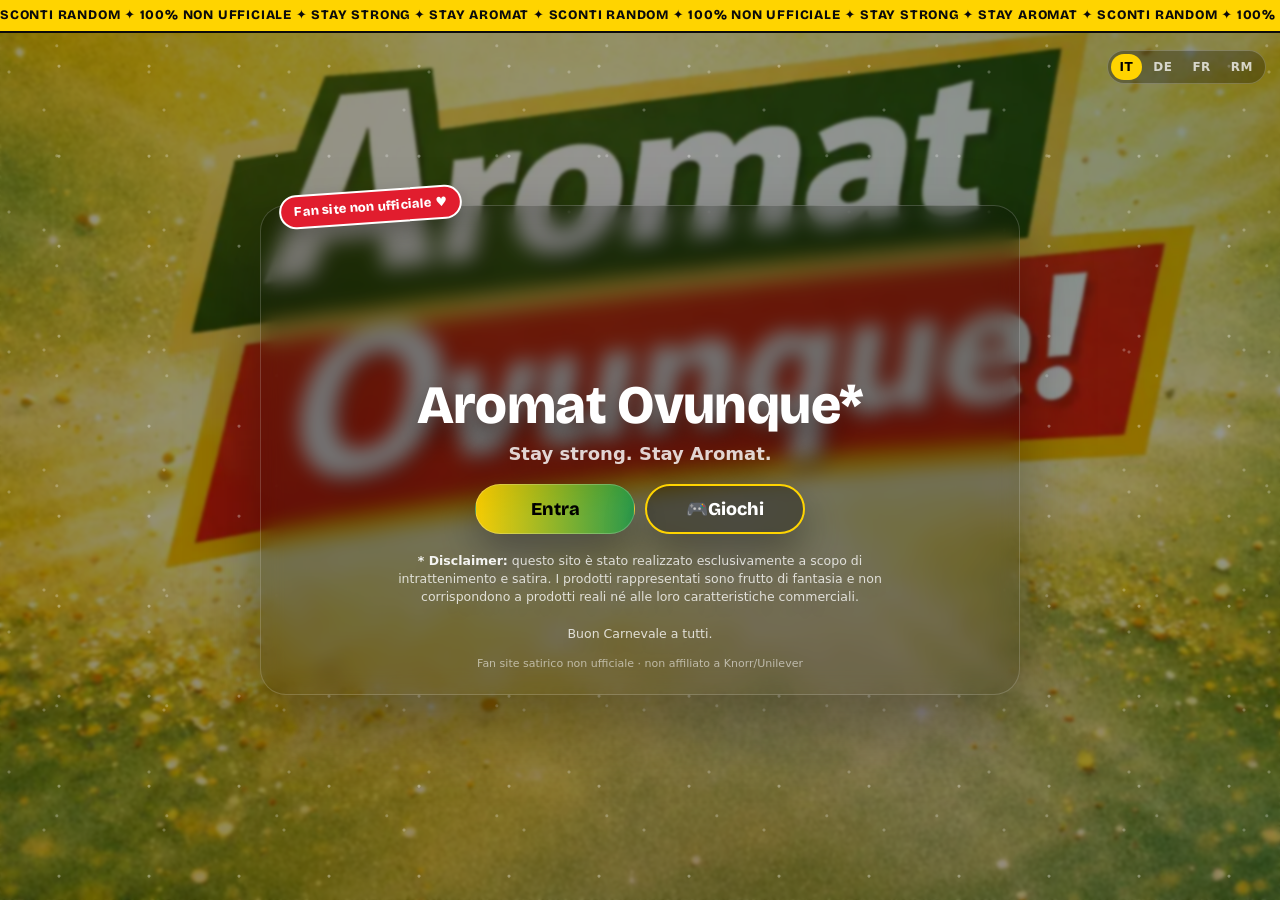
<file: index.html>
<!doctype html>
<html lang="it">
<head>
  <meta charset="utf-8" />
  <meta name="viewport" content="width=device-width, initial-scale=1, viewport-fit=cover" />
  <meta name="description" content="Fan site satirico e non ufficiale, fatto per amore dell’Aromat. Prodotti inventati, sconti random e due giochi." />
  <meta name="theme-color" content="#0b0b0b" />
  <link rel="icon" type="image/png" sizes="48x48" href="favicon-48.png" />
  <link rel="icon" type="image/png" sizes="192x192" href="icon-192.png" />
  <link rel="apple-touch-icon" href="apple-touch-icon.png" />
  <link rel="manifest" href="site.webmanifest" />
  <meta property="og:type" content="website" />
  <meta property="og:site_name" content="Aromat Ovunque*" />
  <meta property="og:title" content="Aromat Ovunque*" />
  <meta property="og:description" content="Fan site satirico e non ufficiale, fatto per amore dell’Aromat. Prodotti inventati, sconti random e due giochi." />
  <meta property="og:url" content="https://aromatovunque.info/" />
  <meta property="og:image" content="https://aromatovunque.info/og-image.jpg" />
  <meta property="og:image:width" content="1200" />
  <meta property="og:image:height" content="630" />
  <meta property="og:locale" content="it_CH" />
  <meta name="twitter:card" content="summary_large_image" />
  <link rel="preconnect" href="https://fonts.googleapis.com" />
  <link rel="preconnect" href="https://fonts.gstatic.com" crossorigin />
  <link rel="stylesheet" href="https://fonts.googleapis.com/css2?family=Bricolage+Grotesque:opsz,wght@12..96,600..800&display=swap" />
  <link rel="stylesheet" href="site.css" />
  <title data-i18n="idx.doctitle">Aromat Ovunque*</title>

  <style>
    :root{
      --yellow:#ffd400;
      --green:#1fa34a;
      --red:#e11d2e;
      --ink:#ffffff;
      --muted:rgba(255,255,255,.82);
    }

    *{box-sizing:border-box}
    html,body{height:100%}
    body{
      margin:0;
      font-family:system-ui,-apple-system,Segoe UI,Roboto,Arial;
      color:var(--ink);
      background:#0b0b0b;
      overflow:hidden;
    }

    /* Hero background */
    .hero{
      position:fixed;
      inset:0;
      background:
        radial-gradient(900px 520px at 12% 10%, rgba(255,212,0,.16), transparent 62%),
        radial-gradient(900px 520px at 92% 18%, rgba(31,163,74,.12), transparent 62%),
        radial-gradient(900px 520px at 55% 95%, rgba(225,29,46,.12), transparent 62%),
        url("Hero.webp") center/cover no-repeat;
      filter:saturate(1.05) contrast(1.02);
      transform:scale(1.02);
    }

    /* Dark overlay for readability */
    .overlay{
      position:fixed;
      inset:0;
      background: rgba(0,0,0,.42);
      backdrop-filter: blur(1.5px);
    }

    /* Subtle sparkles */
    .sparkles{
      position:fixed;
      inset:-40px;
      pointer-events:none;
      opacity:.45;
      background:
        radial-gradient(circle at 10% 18%, rgba(255,255,255,.75) 0 1px, transparent 2px) 0 0/90px 90px,
        radial-gradient(circle at 70% 25%, rgba(255,255,255,.55) 0 1px, transparent 2px) 0 0/120px 120px,
        radial-gradient(circle at 35% 80%, rgba(255,255,255,.55) 0 1px, transparent 2px) 0 0/140px 140px,
        radial-gradient(circle at 88% 78%, rgba(255,255,255,.55) 0 1px, transparent 2px) 0 0/110px 110px;
      animation:sparkle 7s linear infinite;
      filter:blur(.15px);
    }
    @keyframes sparkle{
      0%{transform:translate3d(0,0,0)}
      100%{transform:translate3d(-60px,40px,0)}
    }

    /* Content */
    .wrap{
      position:relative;
      height:100%;
      display:grid;
      place-items:center;
      padding:24px;
    }

    .panel{
      position:relative;
      width:min(760px, 92vw);
      text-align:center;
      padding:28px 22px 24px;
      border-radius:26px;
      background: rgba(0,0,0,.22);
      border:1px solid rgba(255,255,255,.18);
      box-shadow: 0 30px 70px rgba(0,0,0,.35);
      backdrop-filter: blur(10px);
    }

    /* Push content down so it doesn't overlap the logo in Hero */
    .stack{
      margin-top: clamp(120px, 16vh, 190px);
      display:flex;
      flex-direction:column;
      align-items:center;
      gap:10px;
    }

    h1{
      margin:0;
      font-family:var(--font-display);
      font-size: clamp(34px, 5vw, 54px);
      letter-spacing:-.6px;
      line-height:1.02;
      font-weight:950;
      text-shadow: 0 14px 30px rgba(0,0,0,.45);
      opacity:0;
      transform: translateY(10px);
      animation: popIn .65s ease forwards;
    }

    .subtitle{
      margin:0;
      color:var(--muted);
      font-weight:700;
      font-size: clamp(14px, 1.7vw, 18px);
      text-shadow: 0 10px 22px rgba(0,0,0,.35);
      opacity:0;
      transform: translateY(10px);
      animation: popIn .65s ease .12s forwards;
    }

    @keyframes popIn{
      to{opacity:1; transform:translateY(0)}
    }

    /* CTA button (Aromat-ish) */
    .cta{
      margin-top:10px;
      font-family:var(--font-display);
      font-size:18px;
      display:inline-flex;
      align-items:center;
      justify-content:center;
      min-width:160px;
      padding:12px 20px;
      border-radius:999px;
      font-weight:950;
      color:#000;
      text-decoration:none;
      border:1px solid rgba(255,255,255,.22);
      background: linear-gradient(90deg, rgba(255,212,0,.92), rgba(31,163,74,.86));
      box-shadow: 0 18px 40px rgba(0,0,0,.35);
      transition: transform .12s ease, box-shadow .12s ease, filter .12s ease;
      opacity:0;
      transform: translateY(10px);
      animation: popIn .65s ease .22s forwards;
    }
    .cta:hover{
      transform: translateY(-2px) scale(1.02);
      filter:saturate(1.08);
      box-shadow: 0 26px 55px rgba(0,0,0,.42);
      background: linear-gradient(90deg, var(--yellow), var(--green), var(--red));
    }
    .cta:active{transform: translateY(0) scale(.99)}
    .cta-row{display:flex; gap:10px; flex-wrap:wrap; justify-content:center}
    .cta-games{
      background:rgba(0,0,0,.35); color:#fff;
      border:2px solid var(--yellow);
      animation-delay:.3s;
    }
    .cta-games:hover{color:#000}

    /* Disclaimer */
    .disclaimer{
      margin:18px auto 0;
      max-width: 62ch;
      font-size:12.5px;
      line-height:1.45;
      color: rgba(255,255,255,.78);
      text-shadow: 0 10px 22px rgba(0,0,0,.35);
      opacity:0;
      transform: translateY(10px);
      animation: popIn .65s ease .32s forwards;
    }

    .disclaimer b{
      color: rgba(255,255,255,.92);
    }

    /* Striscia in alto e lingua */
    .top-marquee{position:fixed; top:0; left:0; right:0; z-index:6; padding-top:env(safe-area-inset-top); background:var(--a-yellow)}
    .lang-fixed{
      position:fixed; right:14px; z-index:5;
      top:calc(50px + env(safe-area-inset-top));
    }
    .home-sticker{position:absolute; top:-16px; left:18px; z-index:2}
    @media (max-width:520px){ .home-sticker{top:-12px; left:12px; font-size:12px; padding:6px 11px} .lang-fixed{top:calc(48px + env(safe-area-inset-top))} }
    .mini-foot{
      margin:14px auto 0;
      font-size:11px;
      color:rgba(255,255,255,.55);
      opacity:0;
      animation: popIn .65s ease .4s forwards;
    }
    body{-webkit-tap-highlight-color:transparent}

    /* Reduced motion */
    @media (prefers-reduced-motion: reduce){
      .sparkles{animation:none}
      h1,.subtitle,.cta,.disclaimer{animation:none; opacity:1; transform:none}
    }
  </style>
</head>

<body>
  <div class="hero" aria-hidden="true"></div>
  <div class="overlay" aria-hidden="true"></div>
  <div class="sparkles" aria-hidden="true"></div>

  <div class="top-marquee" aria-hidden="true">
    <div class="marquee"><div class="marquee-track">
      <span data-i18n="ui.marquee">SCONTI RANDOM ✦ 100% NON UFFICIALE ✦ STAY STRONG ✦ STAY AROMAT ✦&nbsp;</span>
      <span data-i18n="ui.marquee">SCONTI RANDOM ✦ 100% NON UFFICIALE ✦ STAY STRONG ✦ STAY AROMAT ✦&nbsp;</span>
      <span data-i18n="ui.marquee">SCONTI RANDOM ✦ 100% NON UFFICIALE ✦ STAY STRONG ✦ STAY AROMAT ✦&nbsp;</span>
      <span data-i18n="ui.marquee">SCONTI RANDOM ✦ 100% NON UFFICIALE ✦ STAY STRONG ✦ STAY AROMAT ✦&nbsp;</span>
    </div></div>
  </div>

  <div class="lang-fixed" data-lang-switch></div>

  <main class="wrap">
    <section class="panel">
      <span class="fan-sticker home-sticker" data-i18n="ui.fan">Fan site non ufficiale ♥</span>
      <div class="stack">
        <h1 data-i18n="idx.title">Aromat Ovunque*</h1>
        <p class="subtitle">Stay strong. Stay Aromat.</p>
        <div class="cta-row">
          <a class="cta" href="shop.html" data-i18n="idx.cta">Entra</a>
          <a class="cta cta-games" href="giochi.html">🎮 <span data-i18n="nav.games">Giochi</span></a>
        </div>
      </div>

      <p class="disclaimer" data-i18n-html="idx.disclaimer">
        <b>* Disclaimer:</b> questo sito è stato realizzato esclusivamente a scopo di intrattenimento e satira.
        I prodotti rappresentati sono frutto di fantasia e non corrispondono a prodotti reali né alle loro caratteristiche commerciali.
        <br><br>
        Buon Carnevale a tutti.
      </p>
      <p class="mini-foot" data-i18n="ui.footerShort">Fan site satirico non ufficiale · non affiliato a Knorr/Unilever</p>
    </section>
  </main>
  <script src="lang.js"></script>
  <script src="site.js"></script>
  <script>
    // Tocco sullo schermo: spruzzo di granelli di sale
    window.addEventListener('pointerdown', function (e) {
      if (e.target.closest('a, button')) return;
      window.aromat.saltBurst(e.clientX, e.clientY, 18);
    });
  </script>
</body>
</html>
</file>
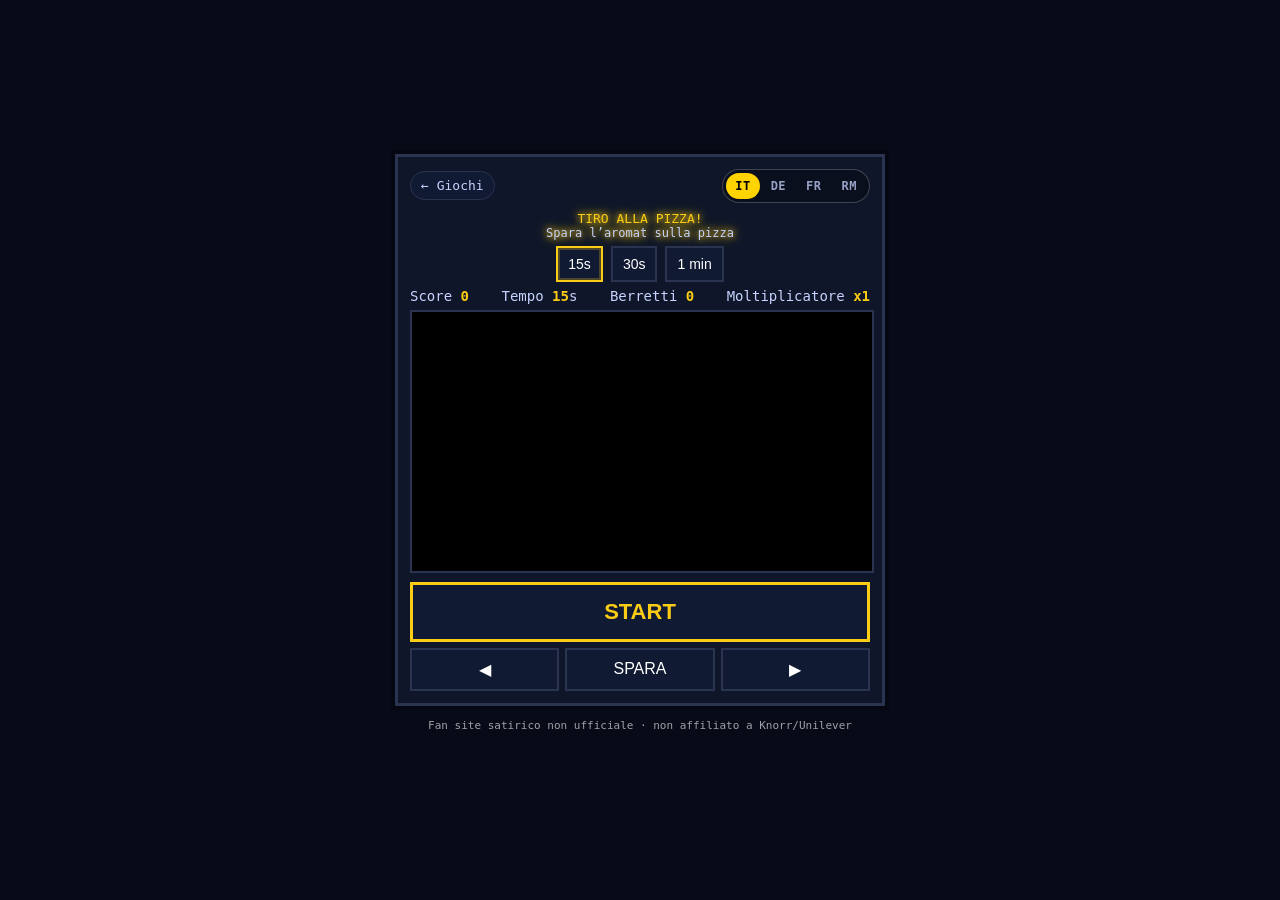
<file: game.html>
<!doctype html>
<html lang="it">
<head>
<meta charset="utf-8">
<meta name="viewport" content="width=device-width,initial-scale=1,maximum-scale=1,user-scalable=no">
  <meta name="description" content="Spara l’Aromat sulla pizza: il minigioco di Aromat Ovunque*, fan site satirico e non ufficiale." />
  <meta name="theme-color" content="#070b18" />
  <link rel="icon" type="image/png" sizes="48x48" href="favicon-48.png" />
  <link rel="icon" type="image/png" sizes="192x192" href="icon-192.png" />
  <link rel="apple-touch-icon" href="apple-touch-icon.png" />
  <link rel="manifest" href="site.webmanifest" />
  <meta property="og:type" content="website" />
  <meta property="og:site_name" content="Aromat Ovunque*" />
  <meta property="og:title" content="Tiro alla Pizza – Aromat Ovunque*" />
  <meta property="og:description" content="Spara l’Aromat sulla pizza: il minigioco di Aromat Ovunque*, fan site satirico e non ufficiale." />
  <meta property="og:url" content="https://aromatovunque.info/game.html" />
  <meta property="og:image" content="https://aromatovunque.info/og-image.jpg" />
  <meta property="og:image:width" content="1200" />
  <meta property="og:image:height" content="630" />
  <meta property="og:locale" content="it_CH" />
  <meta name="twitter:card" content="summary_large_image" />
  <link rel="preconnect" href="https://fonts.googleapis.com" />
  <link rel="preconnect" href="https://fonts.gstatic.com" crossorigin />
  <link rel="stylesheet" href="https://fonts.googleapis.com/css2?family=Bricolage+Grotesque:opsz,wght@12..96,600..800&display=swap" />
  <link rel="stylesheet" href="site.css" />
<title data-i18n="slot.doctitle">Tiro alla Pizza – Aromat Ovunque*</title>

<style>
/* ===== iOS anti-zoom / anti-blue-highlight / anti-select ===== */
html, body{
  -webkit-text-size-adjust: 100%;
  touch-action: manipulation;
}
*{
  -webkit-tap-highlight-color: rgba(0,0,0,0);
  -webkit-touch-callout: none;
  user-select: none;
  -webkit-user-select: none;
}
canvas, button{
  touch-action: none;
  outline: none;
}
button{
  -webkit-appearance: none;
}
button:focus, canvas:focus{
  outline: none;
}

/* ===== Layout ===== */
body{
  margin:0;
  background:#070b18;
  min-height:100vh;
  display:flex;
  flex-direction:column;
  justify-content:center;
  align-items:center;
  font-family: monospace;
  color:#c7d2fe;
}
.wrap{
  background:#0f1629;
  border:3px solid #2a3350;
  padding:12px;
  box-shadow:0 0 0 4px #050712;
  position:relative;
  width:min(96vw,460px);
}
canvas{
  width:100%;
  image-rendering:pixelated;
  border:2px solid #2a3350;
  background:#050712;
}
.hud{
  display:flex;
  justify-content:space-between;
  gap:10px;
  margin:6px 0 6px;
  font-size:14px;
  flex-wrap:wrap;
}
.hud b{color:#facc15}

.langrow{
  display:flex;
  justify-content:space-between;
  align-items:center;
  gap:8px;
  margin-bottom:8px;
}
.back{
  color:#c7d2fe;
  text-decoration:none;
  font-size:13px;
  padding:6px 10px;
  border:1px solid #2a3350;
  border-radius:999px;
  background:#111a33;
}
.title{
  text-align:center;
  margin-bottom:6px;
  color:#facc15;
  text-shadow: 0 0 6px #facc15, 0 0 12px #facc15;
}
.subtitle{
  font-size:12px;
  color:#c7d2fe;
}

.modes{
  display:flex;
  gap:8px;
  justify-content:center;
  margin:6px 0 4px;
}
.modes button{
  padding:8px 10px;
  font-size:14px;
  background:#111a33;
  border:2px solid #2a3350;
  color:#fff;
  cursor:pointer;
}
.modes button.active{
  border-color:#facc15;
  box-shadow:0 0 0 2px rgba(250,204,21,0.25) inset;
}

.start{
  margin-top:6px;
  width:100%;
  padding:14px;
  font-size:22px;
  font-weight:bold;
  background:#111a33;
  color:#facc15;
  border:3px solid #facc15;
  cursor:pointer;
}
.start.blink{
  animation: blink 1s infinite;
}
@keyframes blink{
  0%,50%{opacity:1}
  51%,100%{opacity:0.3}
}

.controls{
  margin-top:6px;
  display:flex;
  gap:6px;
}
.controls button{
  flex:1;
  padding:10px;
  font-size:16px;
  background:#111a33;
  border:2px solid #2a3350;
  color:#fff;
}
.controls button:active,
.start:active{
  transform:translateY(1px);
}

/* ===== Banner finale ===== */
.banner{
  position:absolute;
  inset:0;
  background:rgba(5,7,18,0.92);
  display:none;
  align-items:center;
  justify-content:center;
  text-align:center;
  padding:10px;
}
.banner.show{display:flex}
.banner .box{
  border:3px solid #facc15;
  padding:16px;
  background:#0f1629;
  box-shadow:0 0 0 4px #050712;
  max-width: 420px;
}
.banner h1{
  margin:0 0 8px;
  color:#facc15;
}
.banner .small{
  margin-top:8px;
  color:#c7d2fe;
  font-size:12px;
}
.restart{
  margin-top:14px;
  padding:12px 18px;
  font-size:18px;
  font-weight:bold;
  background:#111a33;
  color:#facc15;
  border:3px solid #facc15;
  cursor:pointer;
}
.restart:active{
  transform:translateY(1px);
}
.site-footer.compact{border:0; padding:12px 16px; justify-content:center; text-align:center; font-size:11px}
</style>
</head>

<body>
<div class="wrap">

  <div class="langrow">
    <a class="back" href="giochi.html">← <span data-i18n="nav.games">Giochi</span></a>
    <div data-lang-switch></div>
  </div>

  <div class="title">
    <div data-i18n="slot.title">TIRO ALLA PIZZA!</div>
    <div class="subtitle" data-i18n="slot.subtitle">Spara l’aromat sulla pizza</div>
  </div>

  <div class="modes" id="modes">
    <button data-sec="15" class="active">15s</button>
    <button data-sec="30">30s</button>
    <button data-sec="60">1 min</button>
  </div>

  <div class="hud">
    <div>Score <b id="score">0</b></div>
    <div><span data-i18n="slot.time">Tempo</span> <b id="time">15</b>s</div>
    <div><span data-i18n="slot.hats">Berretti</span> <b id="ammo">0</b></div>
    <div><span data-i18n="slot.mult">Moltiplicatore</span> <b id="mult">x1</b></div>
  </div>

  <canvas id="game" width="320" height="180"></canvas>

  <button id="start" class="start blink">START</button>

  <div class="controls">
    <button id="left" type="button">◀</button>
    <button id="fire" type="button" data-i18n="slot.fire">SPARA</button>
    <button id="right" type="button">▶</button>
  </div>

  <div id="banner" class="banner">
    <div class="box">
      <h1 data-i18n="slot.congrats">COMPLIMENTI!</h1>
      <div data-i18n="slot.prize">Hai vinto l’opportunità di pagarmi da bere!!</div>
      <div class="small"><span data-i18n="slot.final">Score finale:</span> <b id="finalScore">0</b></div>
      <button id="restartBtn" class="restart" type="button">RESTART</button>
    </div>
  </div>

</div>

<footer class="site-footer dark compact">
  <p data-i18n="ui.footerShort">Fan site satirico non ufficiale · non affiliato a Knorr/Unilever</p>
</footer>

<script src="lang.js"></script>
<script>
(() => {
  const c = document.getElementById("game");
  const ctx = c.getContext("2d", { alpha:false });
  const W = c.width, H = c.height;

  let running = false;
  let score = 0;
  let timeLeft = 15;
  let durationSec = 15;
  let timerId = null;

  const scoreEl = document.getElementById("score");
  const timeEl  = document.getElementById("time");
  const ammoEl  = document.getElementById("ammo");
  const multEl  = document.getElementById("mult");
  const startBtn = document.getElementById("start");
  const banner = document.getElementById("banner");
  const finalScoreEl = document.getElementById("finalScore");
  const restartBtn = document.getElementById("restartBtn");
  const modes = document.getElementById("modes");

  const player = { x:160, y:150, w:26, h:36, cooldown:0 };
  const bullets = [];
  const grains  = [];
  const pizzaBits = [];
  const bonuses = [];

  const pizza = { x:160, y:60, r:22, vx:1.55, health:1.0 };

  const MIN_HEALTH  = 0.30;
  const HIT_DECAY   = 0.045;
  const BASE_POINTS = 10;

  let hatAmmo = 0;

  // ===== PIXEL TEXT =====
  function pixelText(txt, x, y, color){
    const map = {
      A:["0110","1001","1111","1001","1001"],
      R:["1110","1001","1110","1010","1001"],
      O:["0110","1001","1001","1001","0110"],
      M:["1001","1111","1111","1001","1001"],
      T:["1111","0010","0010","0010","0010"]
    };
    ctx.fillStyle = color;
    let cx = x|0;
    for(const ch of txt){
      const g = map[ch];
      if(!g){ cx += 6; continue; }
      for(let r=0; r<g.length; r++){
        for(let col=0; col<g[r].length; col++){
          if(g[r][col] === "1") ctx.fillRect(cx+col, (y+r)|0, 1, 1);
        }
      }
      cx += 6;
    }
  }
  function pixelTextWidth(txt){ return txt.length * 6; }

  // ===== DRAW =====
  function drawAromat(){
    const l = (player.x - player.w/2) | 0;
    const t = (player.y - player.h/2) | 0;

    ctx.fillStyle="#f6d32d";
    ctx.fillRect(l, t+6, player.w, player.h-6);

    ctx.fillStyle="#d3181c";
    ctx.fillRect(l+2, t, player.w-4, 7);

    ctx.fillStyle="#12a14a";
    ctx.fillRect(l+1, t+18, player.w-2, 14);

    const txt="AROMAT";
    const tw = pixelTextWidth(txt);
    const tx = (l + ((player.w - tw)/2)) | 0;
    const ty = (t + 22) | 0;
    pixelText(txt, tx, ty, "#fff");
  }

  function drawPizza(){
    const h = pizza.health;

    // crosta
    ctx.fillStyle = "#c96b2b";
    ctx.beginPath(); ctx.arc(pizza.x, pizza.y, pizza.r+5, 0, Math.PI*2); ctx.fill();

    // formaggio (si “spenge” un po’ quando disintegra)
    const cheese = Math.floor(230*h + 40);
    ctx.fillStyle = `rgb(${cheese},${cheese-10},${Math.floor(140*h+60)})`;
    ctx.beginPath(); ctx.arc(pizza.x, pizza.y, pizza.r+1, 0, Math.PI*2); ctx.fill();

    // salsa a chiazze
    ctx.fillStyle = `rgb(${Math.floor(190*h+40)},70,70)`;
    for(let i=0;i<7;i++){
      const a = i*(Math.PI*2/7) + 0.3;
      const rr = pizza.r*0.55;
      ctx.beginPath();
      ctx.arc(pizza.x + Math.cos(a)*rr, pizza.y + Math.sin(a)*rr*0.75, 3, 0, Math.PI*2);
      ctx.fill();
    }

    // pepperoni pixel
    ctx.fillStyle = `rgb(${Math.floor(170*h+50)},60,60)`;
    for(let i=0;i<5;i++){
      const a = i*(Math.PI*2/5) + 0.6;
      const rr = pizza.r*0.35;
      const px = (pizza.x + Math.cos(a)*rr)|0;
      const py = (pizza.y + Math.sin(a)*rr)|0;
      ctx.fillRect(px-2, py-2, 5, 5);
      ctx.fillStyle = `rgba(255,200,200,${0.35*h})`;
      ctx.fillRect(px, py, 1, 1);
      ctx.fillStyle = `rgb(${Math.floor(170*h+50)},60,60)`;
    }

    // tagli
    ctx.strokeStyle = `rgba(255,180,80,${0.7*h})`;
    ctx.lineWidth = 1;
    for(let i=0;i<4;i++){
      const a=i*(Math.PI/2);
      ctx.beginPath();
      ctx.moveTo(pizza.x, pizza.y);
      ctx.lineTo(pizza.x + Math.cos(a)*(pizza.r+5), pizza.y + Math.sin(a)*(pizza.r+5));
      ctx.stroke();
    }
  }

  function drawHatBonus(b){
    const x=b.x|0, y=b.y|0;
    ctx.fillStyle=b.c1; ctx.fillRect(x-3, y-3, 7, 3);
    ctx.fillStyle=b.c2; ctx.fillRect(x-4, y, 9, 3);
    ctx.fillStyle="#ffffff"; ctx.fillRect(x-1, y-2, 2, 1);
  }

  function drawHatBullet(b){
    const x=b.x|0, y=b.y|0;
    ctx.fillStyle=b.c1; ctx.fillRect(x-3, y-2, 7, 2);
    ctx.fillStyle=b.c2; ctx.fillRect(x-4, y, 9, 3);
    ctx.fillStyle="#ffffff"; ctx.fillRect(x-1, y-1, 2, 1);
  }

  // ===== GAME =====
  function currentMultiplier(){ return hatAmmo > 0 ? 10 : 1; }

  function shoot(){
    if(player.cooldown > 0 || !running) return;

    const isHat = hatAmmo > 0;
    if(isHat){
      hatAmmo--;
      ammoEl.textContent = hatAmmo;
      bullets.push({ x:player.x, y:player.y-20, vy:-4.3, hat:true, c1:"#d3181c", c2:"#12a14a" });
    }else{
      bullets.push({ x:player.x, y:player.y-20, vy:-4, hat:false });
    }

    player.cooldown = 8;
    multEl.textContent = "x" + currentMultiplier();
  }

  function spawnGrain(){
    grains.push({ x:Math.random()*W, y:-2, vy:0.6 + Math.random()*1.2 });
  }

  function spawnHatBonus(){
    const palette = [
      {c1:"#d3181c", c2:"#12a14a"},
      {c1:"#f6d32d", c2:"#12a14a"},
      {c1:"#d3181c", c2:"#f6d32d"}
    ];
    const p = palette[(Math.random()*palette.length)|0];
    bonuses.push({
      x: 16 + Math.random()*(W-32),
      y: -10,
      vy: 0.9 + Math.random()*0.9,
      c1:p.c1, c2:p.c2
    });
  }

  function addPizzaBits(hitX, hitY){
    const count = 6 + ((Math.random()*5)|0);
    for(let i=0;i<count;i++){
      pizzaBits.push({
        x: hitX, y: hitY,
        vx: (Math.random()-0.5)*2.6,
        vy: -1.2 - Math.random()*1.6,
        life: 40 + ((Math.random()*30)|0),
        s: 1 + ((Math.random()*2)|0),
        col: Math.random()<0.5 ? "#fef3c7" : "#c96b2b"
      });
    }
  }

  function update(){
    if(!running) return;

    player.cooldown = Math.max(0, player.cooldown-1);

    // pizza moves
    pizza.x += pizza.vx;
    if(pizza.x < 46 || pizza.x > 274) pizza.vx *= -1;

    // bullets
    for(const b of bullets) b.y += b.vy;

    // hit pizza
    for(let i=bullets.length-1;i>=0;i--){
      const b = bullets[i];
      if(Math.hypot(b.x-pizza.x, b.y-pizza.y) < pizza.r){
        bullets.splice(i,1);

        score += BASE_POINTS * currentMultiplier();
        scoreEl.textContent = score;

        pizza.health = Math.max(MIN_HEALTH, pizza.health - HIT_DECAY);
        addPizzaBits(b.x, b.y);
        continue;
      }
      if(b.y < -10) bullets.splice(i,1);
    }

    // aromat snow
    if(Math.random() < 0.55) spawnGrain();
    for(const g of grains) g.y += g.vy;
    for(let i=grains.length-1;i>=0;i--) if(grains[i].y > H) grains.splice(i,1);

    // pizza bits
    for(const p of pizzaBits){
      p.x += p.vx; p.y += p.vy;
      p.vy += 0.08;
      p.life--;
    }
    for(let i=pizzaBits.length-1;i>=0;i--) if(pizzaBits[i].life <= 0) pizzaBits.splice(i,1);

    // hat bonuses
    if(Math.random() < 0.012) spawnHatBonus();
    for(const b of bonuses) b.y += b.vy;

    for(let i=bonuses.length-1;i>=0;i--){
      const b = bonuses[i];
      const dx = Math.abs(b.x - player.x);
      const dy = Math.abs(b.y - player.y);
      if(dx < 16 && dy < 20){
        bonuses.splice(i,1);
        hatAmmo += 5;
        ammoEl.textContent = hatAmmo;
        multEl.textContent = "x" + currentMultiplier();
        continue;
      }
      if(b.y > H+10) bonuses.splice(i,1);
    }

    multEl.textContent = "x" + currentMultiplier();
  }

  function render(){
    ctx.fillStyle="#050712";
    ctx.fillRect(0,0,W,H);

    drawPizza();

    for(const p of pizzaBits){
      ctx.fillStyle = p.col;
      ctx.fillRect(p.x|0, p.y|0, p.s, p.s);
    }

    drawAromat();

    for(const b of bullets){
      if(b.hat) drawHatBullet(b);
      else{
        ctx.fillStyle="#facc15";
        ctx.fillRect((b.x|0), (b.y|0), 2, 4);
      }
    }

    ctx.fillStyle="#fde68a";
    for(const g of grains) ctx.fillRect(g.x|0, g.y|0, 1, 1);

    for(const b of bonuses) drawHatBonus(b);
  }

  function loop(){
    update();
    render();
    if(running) requestAnimationFrame(loop);
  }

  // ===== TIMER =====
  function startTimer(){
    timeLeft = durationSec;
    timeEl.textContent = timeLeft;

    clearInterval(timerId);
    timerId = setInterval(()=>{
      if(!running){ clearInterval(timerId); return; }
      timeLeft--;
      timeEl.textContent = timeLeft;
      if(timeLeft <= 0){
        running = false;
        finalScoreEl.textContent = score;
        banner.classList.add("show");
        startBtn.classList.add("blink");
        clearInterval(timerId);
      }
    }, 1000);
  }

  // ===== START/RESTART =====
  function startGame(){
    score = 0;
    scoreEl.textContent = 0;

    bullets.length = 0;
    grains.length = 0;
    pizzaBits.length = 0;
    bonuses.length = 0;

    hatAmmo = 0;
    ammoEl.textContent = 0;
    multEl.textContent = "x1";

    pizza.health = 1.0;
    pizza.x = 160;

    banner.classList.remove("show");
    running = true;
    startBtn.classList.remove("blink");
    startTimer();
    loop();
  }

  // ===== MODES =====
  modes.addEventListener("click",(e)=>{
    const btn = e.target.closest("button[data-sec]");
    if(!btn) return;
    if(running) return;

    for(const b of modes.querySelectorAll("button")) b.classList.remove("active");
    btn.classList.add("active");

    durationSec = parseInt(btn.dataset.sec,10);
    timeLeft = durationSec;
    timeEl.textContent = timeLeft;
  });

  // ===== TOUCH (iOS-proof) =====
  let dragId = null, dragStartX = 0, playerStartX = 0;

  c.addEventListener("pointerdown",(e)=>{
    e.preventDefault();
    c.setPointerCapture(e.pointerId);

    if(dragId === null){
      dragId = e.pointerId;
      dragStartX = e.clientX;
      playerStartX = player.x;
    }else{
      shoot();
    }
  }, { passive:false });

  c.addEventListener("pointermove",(e)=>{
    e.preventDefault();
    if(e.pointerId !== dragId || !running) return;
    const r = c.getBoundingClientRect();
    const dx = (e.clientX - dragStartX) * (W / r.width);
    player.x = Math.max(20, Math.min(300, playerStartX + dx));
  }, { passive:false });

  c.addEventListener("pointerup",(e)=>{
    e.preventDefault();
    if(e.pointerId === dragId){
      shoot(); // tap = sparo
      dragId = null;
    }
  }, { passive:false });

  c.addEventListener("pointercancel",(e)=>{
    e.preventDefault();
    if(e.pointerId === dragId) dragId = null;
  }, { passive:false });

  // ===== Button fallback (also iOS-proof) =====
  const leftBtn = document.getElementById("left");
  const rightBtn = document.getElementById("right");
  const fireBtn = document.getElementById("fire");

  leftBtn.addEventListener("pointerdown",(e)=>{ e.preventDefault(); player.x=Math.max(20,player.x-10); }, {passive:false});
  rightBtn.addEventListener("pointerdown",(e)=>{ e.preventDefault(); player.x=Math.min(300,player.x+10); }, {passive:false});
  fireBtn.addEventListener("pointerdown",(e)=>{ e.preventDefault(); shoot(); }, {passive:false});

  startBtn.addEventListener("pointerdown",(e)=>{ e.preventDefault(); if(!running) startGame(); }, {passive:false});
  restartBtn.addEventListener("pointerdown",(e)=>{ e.preventDefault(); if(!running) startGame(); }, {passive:false});
})();
</script>
</body>
</html>
</file>
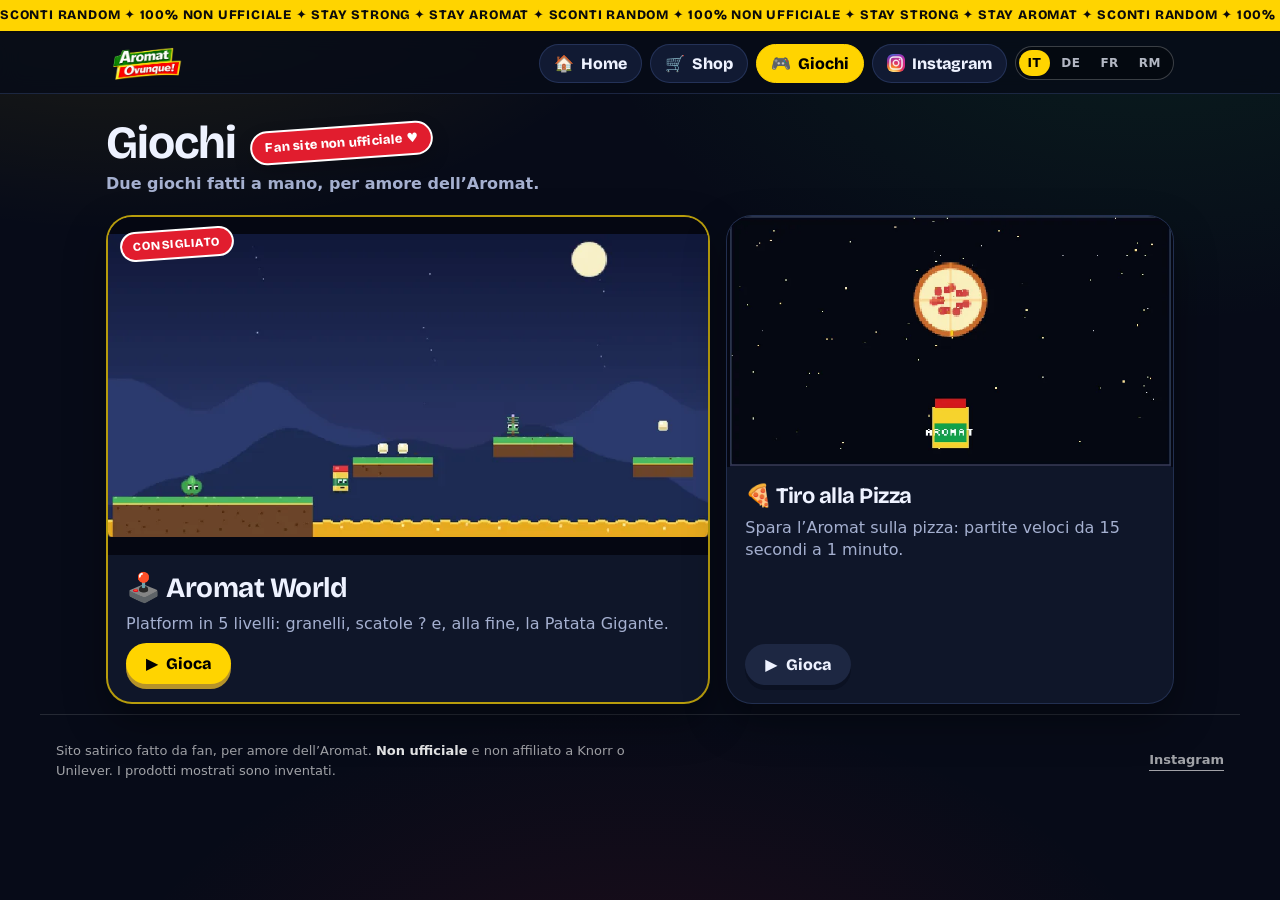
<file: giochi.html>
<!doctype html>
<html lang="it">
<head>
  <meta charset="utf-8" />
  <meta name="viewport" content="width=device-width, initial-scale=1, viewport-fit=cover" />
  <title data-i18n="games.doctitle">Giochi – Aromat Ovunque*</title>
  <meta name="description" content="I giochi di Aromat Ovunque*: Aromat World, il platform in 5 livelli con la Patata Gigante, e Tiro alla Pizza. Fan site satirico e non ufficiale." />
  <meta name="theme-color" content="#070b18" />
  <link rel="icon" type="image/png" sizes="48x48" href="favicon-48.png" />
  <link rel="icon" type="image/png" sizes="192x192" href="icon-192.png" />
  <link rel="apple-touch-icon" href="apple-touch-icon.png" />
  <link rel="manifest" href="site.webmanifest" />
  <meta property="og:type" content="website" />
  <meta property="og:site_name" content="Aromat Ovunque*" />
  <meta property="og:title" content="Giochi – Aromat Ovunque*" />
  <meta property="og:description" content="Aromat World, il platform in 5 livelli con la Patata Gigante, e Tiro alla Pizza." />
  <meta property="og:url" content="https://aromatovunque.info/giochi.html" />
  <meta property="og:image" content="https://aromatovunque.info/og-image.jpg" />
  <meta property="og:image:width" content="1200" />
  <meta property="og:image:height" content="630" />
  <meta property="og:locale" content="it_CH" />
  <meta name="twitter:card" content="summary_large_image" />
  <link rel="preconnect" href="https://fonts.googleapis.com" />
  <link rel="preconnect" href="https://fonts.gstatic.com" crossorigin />
  <link rel="stylesheet" href="https://fonts.googleapis.com/css2?family=Bricolage+Grotesque:opsz,wght@12..96,600..800&display=swap" />
  <link rel="stylesheet" href="site.css" />
  <style>
    :root{
      --bg:#070b18;
      --card:#0f1629;
      --line:rgba(120,160,255,.18);
      --ink:#eef2ff;
      --muted:#a5b0d0;
    }
    *{box-sizing:border-box}
    body{
      margin:0;
      min-height:100vh;
      color:var(--ink);
      font-family:system-ui, -apple-system, "Segoe UI", Roboto, Arial, sans-serif;
      background:
        radial-gradient(900px 520px at 10% -10%, rgba(255,212,0,.12), transparent 62%),
        radial-gradient(900px 520px at 90% 0%, rgba(31,163,74,.12), transparent 62%),
        radial-gradient(900px 600px at 50% 120%, rgba(225,29,46,.12), transparent 62%),
        var(--bg);
    }
    .marquee-wrap{padding-top:env(safe-area-inset-top); background:var(--a-yellow)}

    /* header */
    header{
      position:sticky; top:0; z-index:50;
      background:rgba(7,11,24,.82);
      backdrop-filter:blur(10px);
      border-bottom:1px solid var(--line);
    }
    .header-inner{
      max-width:1100px; margin:0 auto; padding:10px 16px;
      display:flex; align-items:center; justify-content:space-between; gap:12px;
    }
    .brand img{height:40px; display:block}
    .nav{display:flex; align-items:center; gap:8px}
    .pill{
      display:inline-flex; align-items:center; gap:7px;
      padding:9px 14px; border-radius:999px;
      border:1px solid var(--line); background:#111a33; color:var(--ink);
      text-decoration:none; font-family:var(--font-display); font-weight:800;
      transition:transform .14s ease, background .14s ease;
    }
    .pill:hover{transform:translateY(-1px)}
    .pill.on{background:var(--a-yellow); color:#000; border-color:var(--a-yellow)}
    .pill img{width:18px; height:18px; border-radius:6px; display:block}

    /* contenuto */
    main{max-width:1100px; margin:0 auto; padding:26px 16px 10px}
    .hero-row{display:flex; align-items:center; gap:10px 14px; flex-wrap:wrap}
    h1{margin:0; font-family:var(--font-display); font-size:46px; letter-spacing:-1px; line-height:1}
    .lead{margin:8px 0 22px; color:var(--muted); font-weight:600; font-size:16px}

    .games{display:grid; grid-template-columns:1.35fr 1fr; gap:16px}
    .game-card.wide{grid-column:1 / -1}
    .game-card.wide .shot{aspect-ratio:auto; max-height:380px}
    .game-card.wide .shot img{height:auto; max-height:380px}
    .game-card{
      position:relative;
      display:flex; flex-direction:column;
      border-radius:26px; overflow:hidden;
      background:var(--card); border:1px solid var(--line);
      color:inherit; text-decoration:none;
      box-shadow:0 18px 40px rgba(0,0,0,.35);
      transition:transform .18s ease, box-shadow .18s ease, border-color .18s ease;
    }
    .game-card:hover{transform:translateY(-4px); box-shadow:0 26px 60px rgba(0,0,0,.45); border-color:rgba(255,212,0,.5)}
    .game-card.featured{border:2px solid rgba(255,212,0,.7)}
    .shot{position:relative; aspect-ratio:16/9; background:#050712; overflow:hidden}
    .shot img{width:100%; height:100%; object-fit:contain; background:#050712; display:block; image-rendering:auto}
    .shot-fallback{display:flex; align-items:center; justify-content:center; height:100%; font-size:64px; background:linear-gradient(135deg,#1f7a49,#58c36b)}
    .badge{
      position:absolute; top:12px; left:12px;
      padding:6px 11px; border-radius:999px;
      background:var(--a-red); color:#fff; border:2px solid #fff;
      font-family:var(--font-display); font-weight:800; font-size:12px; letter-spacing:.5px;
      transform:rotate(-4deg);
    }
    .info{padding:16px 18px 18px; display:flex; flex-direction:column; gap:8px; flex:1}
    .info h2{margin:0; font-family:var(--font-display); font-size:28px; letter-spacing:-.5px}
    .game-card:not(.featured) .info h2{font-size:22px}
    .info p{margin:0; color:var(--muted); line-height:1.4}
    .play{
      margin-top:auto; align-self:flex-start;
      display:inline-flex; align-items:center; gap:8px;
      padding:11px 20px; border-radius:999px;
      background:var(--a-yellow); color:#000;
      font-family:var(--font-display); font-weight:800; font-size:16px;
      box-shadow:0 5px 0 #b5932a;
    }
    .game-card:not(.featured) .play{background:#1d2742; color:var(--ink); box-shadow:0 5px 0 #0b1122}

    /* menu in basso su telefono */
    .bottom-nav{display:none}
    @media (max-width:760px){
      .games{grid-template-columns:1fr}
      h1{font-size:36px}
    }
    @media (max-width:620px){
      .nav .pill{display:none}
      .brand img{height:34px}
      .bottom-nav{
        display:flex; position:fixed; z-index:60;
        left:10px; right:10px; bottom:calc(10px + env(safe-area-inset-bottom));
        justify-content:space-around; gap:4px; padding:6px;
        border-radius:22px;
        background:rgba(15,22,41,.9); backdrop-filter:blur(14px);
        border:1px solid var(--line); box-shadow:0 12px 30px rgba(0,0,0,.4);
      }
      .bottom-nav a{
        flex:1; min-width:0;
        display:flex; flex-direction:column; align-items:center; gap:3px;
        padding:6px 2px; border-radius:16px;
        text-decoration:none; color:var(--ink);
        font-family:var(--font-display); font-size:11px; font-weight:800; white-space:nowrap;
      }
      .bottom-nav .ico{font-size:20px; line-height:1}
      .bottom-nav img{width:20px; height:20px; border-radius:6px}
      .bottom-nav a.on{background:rgba(255,212,0,.22)}
      .site-footer{padding-bottom:calc(110px + env(safe-area-inset-bottom))}
    }
    @media (prefers-reduced-motion: reduce){
      .game-card, .pill{transition:none}
    }
  </style>
</head>
<body>

<div class="marquee-wrap" aria-hidden="true">
  <div class="marquee"><div class="marquee-track">
    <span data-i18n="ui.marquee">SCONTI RANDOM ✦ 100% NON UFFICIALE ✦ STAY STRONG ✦ STAY AROMAT ✦&nbsp;</span>
    <span data-i18n="ui.marquee">SCONTI RANDOM ✦ 100% NON UFFICIALE ✦ STAY STRONG ✦ STAY AROMAT ✦&nbsp;</span>
    <span data-i18n="ui.marquee">SCONTI RANDOM ✦ 100% NON UFFICIALE ✦ STAY STRONG ✦ STAY AROMAT ✦&nbsp;</span>
    <span data-i18n="ui.marquee">SCONTI RANDOM ✦ 100% NON UFFICIALE ✦ STAY STRONG ✦ STAY AROMAT ✦&nbsp;</span>
  </div></div>
</div>

<header>
  <div class="header-inner">
    <a class="brand" href="index.html"><img src="logo.webp" alt="Aromat Ovunque"></a>
    <nav class="nav" aria-label="Menu">
      <a class="pill" href="index.html"><span>🏠</span> <span data-i18n="nav.home">Home</span></a>
      <a class="pill" href="shop.html"><span>🛒</span> Shop</a>
      <a class="pill on" href="giochi.html" aria-current="page"><span>🎮</span> <span data-i18n="nav.games">Giochi</span></a>
      <a class="pill" href="https://www.instagram.com/aromatovunque.info?igsh=MXBlZjN0YmI3b3IzdA==" target="_blank" rel="noopener"><img src="insta.webp" alt=""> Instagram</a>
      <div data-lang-switch></div>
    </nav>
  </div>
</header>

<main>
  <div class="hero-row">
    <h1 data-i18n="nav.games">Giochi</h1>
    <span class="fan-sticker" data-i18n="ui.fan">Fan site non ufficiale ♥</span>
  </div>
  <p class="lead" data-i18n="games.lead">Due giochi fatti a mano, per amore dell’Aromat.</p>

  <section class="games">
    <a class="game-card featured" href="Giochino.html">
      <div class="shot">
        <img src="preview-world.webp" alt="Aromat World" width="800" height="404">
        <span class="badge" data-i18n="games.badge">CONSIGLIATO</span>
      </div>
      <div class="info">
        <h2>🕹️ Aromat World</h2>
        <p data-i18n="games.world.desc">Platform in 5 livelli: granelli, scatole ? e, alla fine, la Patata Gigante.</p>
        <span class="play">▶ <span data-i18n="games.play">Gioca</span></span>
      </div>
    </a>

    <a class="game-card" href="game.html">
      <div class="shot">
        <img src="preview-pizza.webp" alt="" width="800" height="455" loading="lazy">
      </div>
      <div class="info">
        <h2>🍕 <span data-i18n="games.pizza.name">Tiro alla Pizza</span></h2>
        <p data-i18n="games.pizza.desc">Spara l’Aromat sulla pizza: partite veloci da 15 secondi a 1 minuto.</p>
        <span class="play">▶ <span data-i18n="games.play">Gioca</span></span>
      </div>
    </a>


  </section>
</main>

<footer class="site-footer dark">
  <p data-i18n-html="ui.footer">Sito satirico fatto da fan, per amore dell’Aromat. <b>Non ufficiale</b> e non affiliato a Knorr o Unilever. I prodotti mostrati sono inventati.</p>
  <div class="foot-links">
    <a href="https://www.instagram.com/aromatovunque.info?igsh=MXBlZjN0YmI3b3IzdA==" target="_blank" rel="noopener">Instagram</a>
  </div>
</footer>

<nav class="bottom-nav" aria-label="Menu">
  <a href="index.html"><span class="ico">🏠</span><span data-i18n="nav.home">Home</span></a>
  <a href="shop.html"><span class="ico">🛒</span><span>Shop</span></a>
  <a class="on" href="giochi.html" aria-current="page"><span class="ico">🎮</span><span data-i18n="nav.games">Giochi</span></a>
  <a href="https://www.instagram.com/aromatovunque.info?igsh=MXBlZjN0YmI3b3IzdA==" target="_blank" rel="noopener"><img src="insta.webp" alt=""><span>Instagram</span></a>
</nav>

<script src="lang.js"></script>
</body>
</html>
</file>
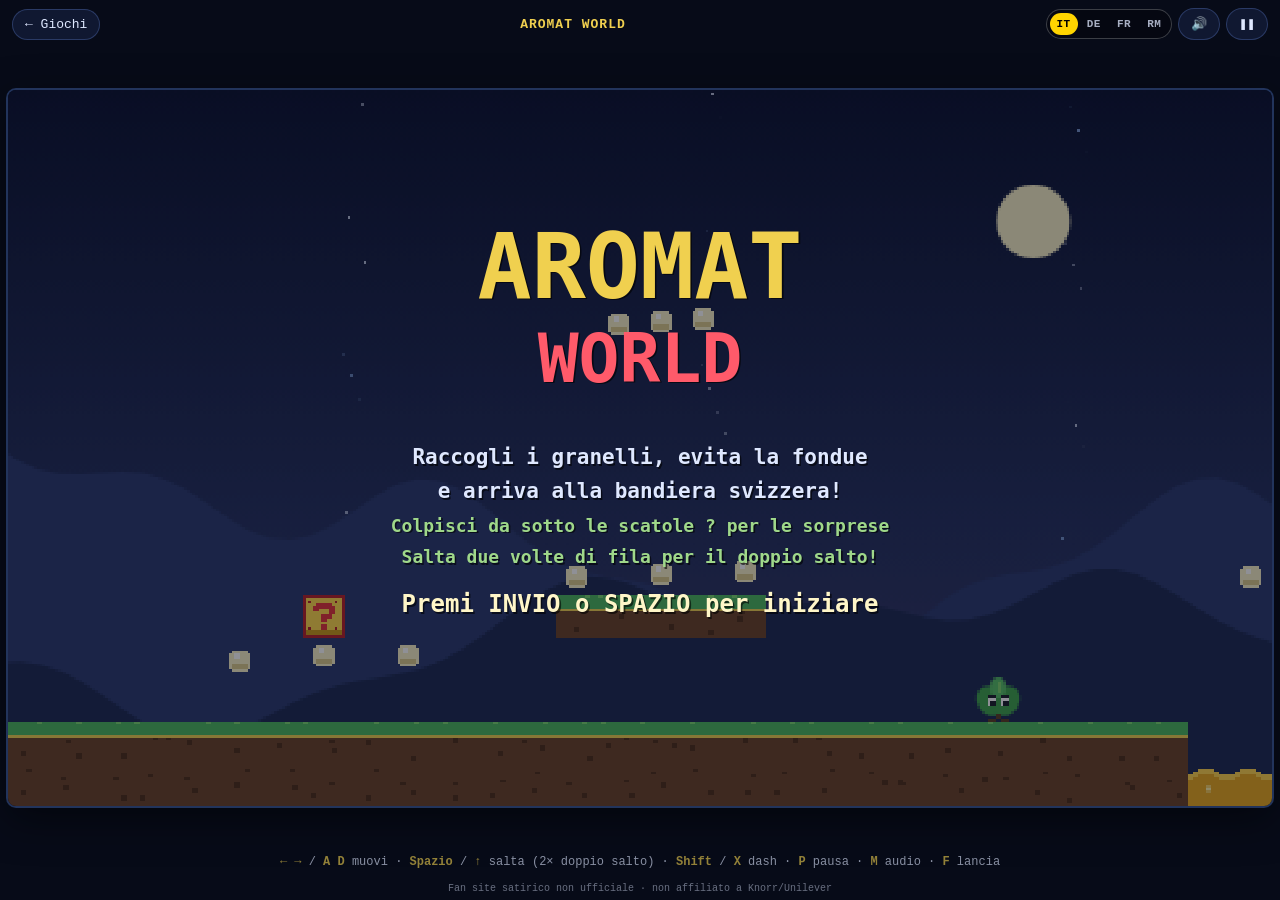
<file: Giochino.html>
<!doctype html>
<html lang="it">
<head>
  <meta charset="utf-8" />
  <meta name="viewport" content="width=device-width,initial-scale=1,maximum-scale=1,user-scalable=no,viewport-fit=cover" />
  <meta name="description" content="Il platform di Aromat Ovunque*: raccogli i granelli, evita la fondue e arriva alla bandiera svizzera. Fan site satirico e non ufficiale." />
  <meta name="theme-color" content="#070b18" />
  <link rel="icon" type="image/png" sizes="48x48" href="favicon-48.png" />
  <link rel="icon" type="image/png" sizes="192x192" href="icon-192.png" />
  <link rel="apple-touch-icon" href="icon-world-192.png" />
  <link rel="manifest" href="aromat-world.webmanifest" />
  <meta name="apple-mobile-web-app-capable" content="yes" />
  <meta name="mobile-web-app-capable" content="yes" />
  <meta name="apple-mobile-web-app-status-bar-style" content="black-translucent" />
  <meta name="apple-mobile-web-app-title" content="Aromat World" />
  <meta property="og:type" content="website" />
  <meta property="og:site_name" content="Aromat Ovunque*" />
  <meta property="og:title" content="Aromat World – Aromat Ovunque*" />
  <meta property="og:description" content="Il platform di Aromat Ovunque*: raccogli i granelli, evita la fondue e arriva alla bandiera svizzera. Fan site satirico e non ufficiale." />
  <meta property="og:url" content="https://aromatovunque.info/Giochino.html" />
  <meta property="og:image" content="https://aromatovunque.info/og-image.jpg" />
  <meta property="og:image:width" content="1200" />
  <meta property="og:image:height" content="630" />
  <meta property="og:locale" content="it_CH" />
  <meta name="twitter:card" content="summary_large_image" />
  <link rel="preconnect" href="https://fonts.googleapis.com" />
  <link rel="preconnect" href="https://fonts.gstatic.com" crossorigin />
  <link rel="stylesheet" href="https://fonts.googleapis.com/css2?family=Bricolage+Grotesque:opsz,wght@12..96,600..800&display=swap" />
  <link rel="stylesheet" href="site.css" />
  <title>Aromat World</title>
  <style>
    :root { color-scheme: dark; }
    * {
      box-sizing: border-box;
      -webkit-tap-highlight-color: transparent;
      -webkit-touch-callout: none;
      user-select: none;
      -webkit-user-select: none;
    }
    html, body {
      height: 100%;
      margin: 0;
      background: #070b18;
      color: #dfe8ff;
      font-family: ui-monospace, SFMono-Regular, Menlo, Monaco, Consolas, "Liberation Mono", monospace;
      overscroll-behavior: none;
      overflow: hidden;
    }
    body {
      height: 100vh;
      height: 100dvh;
      display: flex;
      flex-direction: column;
      padding: env(safe-area-inset-top) env(safe-area-inset-right) env(safe-area-inset-bottom) env(safe-area-inset-left);
    }

    /* --- Barra in alto --- */
    .top {
      display: flex;
      align-items: center;
      justify-content: space-between;
      gap: 8px;
      padding: 8px 12px;
      font-size: 13px;
    }
    .top a, .top button {
      color: #dfe8ff;
      text-decoration: none;
      background: rgba(20, 30, 60, .7);
      border: 1px solid rgba(120, 160, 255, .25);
      border-radius: 999px;
      padding: 7px 12px;
      font: inherit;
      cursor: pointer;
    }
    .top .title { font-weight: 800; letter-spacing: 1px; color: #f0d04f; }
    .top .right { display: flex; gap: 6px; align-items: center; }
    .top .lang-switch button { padding: 5px 7px; font-size: 11px; }
    @media (max-width: 420px) { .top .title { display: none; } }

    /* --- Area di gioco --- */
    .stage {
      flex: 1;
      min-height: 0;
      position: relative;
      display: flex;
      align-items: center;
      justify-content: center;
      touch-action: none;
    }
    .again {
      position: absolute; left: 50%; top: 60%;
      transform: translateX(-50%);
      padding: 14px 26px;
      border: 3px solid #1b1f2a; border-radius: 999px;
      background: #f0d04f; color: #1b1f2a;
      font: 900 16px ui-monospace, Menlo, Consolas, monospace; letter-spacing: 1px;
      box-shadow: 0 6px 0 #b5932a, 0 14px 30px rgba(0,0,0,.45);
      cursor: pointer;
      animation: againIn .5s ease both;
    }
    .again:active { transform: translateX(-50%) translateY(3px); box-shadow: 0 3px 0 #b5932a; }
    .again[hidden] { display: none; }
    @keyframes againIn { from { opacity: 0; transform: translateX(-50%) translateY(12px); } }
    canvas {
      display: block;
      border-radius: 8px;
      box-shadow: 0 0 0 2px #22345c, 0 12px 40px rgba(0, 0, 0, .5);
      touch-action: none;
    }

    /* --- Controlli touch (solo su telefono/tablet) --- */
    .controls {
      display: none;
      justify-content: space-between;
      align-items: flex-end;
      padding: 12px 16px 18px;
      touch-action: none;
    }
    body.touch .controls { display: flex; }
    body.touch .keys { display: none; }
    .pad {
      display: flex;
      width: min(172px, 42vw);
      height: 84px;
      border-radius: 20px;
      overflow: hidden;
      border: 1px solid rgba(180, 210, 255, .25);
      background: rgba(10, 15, 30, .55);
      touch-action: none;
    }
    .pad div {
      flex: 1;
      display: flex;
      align-items: center;
      justify-content: center;
      font-size: 28px;
      font-weight: 900;
    }
    .pad div + div { border-left: 1px solid rgba(180, 210, 255, .18); }
    .pad div.on, .btn.on { background: rgba(240, 208, 79, .28); }
    .actions { display: flex; gap: 12px; align-items: flex-end; }
    .btn {
      display: flex;
      align-items: center;
      justify-content: center;
      border-radius: 50%;
      border: 1px solid rgba(180, 210, 255, .25);
      background: rgba(10, 15, 30, .55);
      font-weight: 900;
      letter-spacing: .5px;
      touch-action: none;
    }
    .btn.dash { width: min(70px, 18vw); height: min(70px, 18vw); font-size: 12px; margin-bottom: 26px; }
    .btn.jump { width: min(92px, 24vw); height: min(92px, 24vw); font-size: 14px; color: #f0d04f; }
    .actions { gap: min(12px, 2.5vw); }
    .actions .col { display: flex; flex-direction: column; align-items: center; gap: 10px; }
    .btn.throw { display: none; width: min(70px, 18vw); height: min(70px, 18vw); font-size: 11px; color: #fff6c8; }
    body.boss .btn.throw { display: flex; }
    body.boss .btn.dash { margin-bottom: 0; }

    /* Telefono in orizzontale: i controlli stanno ai lati del gioco */
    @media (orientation: landscape) {
      body.touch .stage { padding: 0 150px; }
      body.touch .controls {
        position: fixed;
        left: env(safe-area-inset-left);
        right: env(safe-area-inset-right);
        bottom: env(safe-area-inset-bottom);
        padding: 10px;
        pointer-events: none;
      }
      body.touch .pad, body.touch .actions { pointer-events: auto; }
      body.touch .pad { width: 132px; height: 70px; }
      body.touch .actions { flex-direction: column-reverse; align-items: center; gap: 10px; }
      body.touch .btn.dash { width: 60px; height: 60px; margin: 0; }
      body.touch .btn.jump { width: 84px; height: 84px; }
    }

    .keys {
      text-align: center;
      font-size: 12px;
      opacity: .6;
      padding: 8px 12px 14px;
    }
    .keys b { color: #f0d04f; font-weight: 700; }
    .mini-foot { text-align: center; font-size: 10px; opacity: .45; padding: 0 12px 6px; }
    body.touch .mini-foot { padding-bottom: 4px; }
    @media (orientation: landscape) { body.touch .mini-foot { display: none; } }
  </style>
</head>
<body>
  <div class="top">
    <a href="giochi.html">← <span data-i18n="nav.games">Giochi</span></a>
    <span class="title">AROMAT WORLD</span>
    <div class="right">
      <div data-lang-switch></div>
      <button id="btnSound" type="button" aria-label="Audio">🔊</button>
      <button id="btnPause" type="button" aria-label="Pausa">❚❚</button>
    </div>
  </div>

  <div class="stage" id="stage">
    <canvas id="c"></canvas>
    <button class="again" id="btnAgain" type="button" hidden data-i18n="aw.again">GIOCA ANCORA</button>
  </div>

  <div class="controls">
    <div class="pad" id="pad"><div data-dir="-1">←</div><div data-dir="1">→</div></div>
    <div class="actions">
      <div class="col">
        <div class="btn throw" id="btnThrow" data-i18n="aw.throwBtn">LANCIA</div>
        <div class="btn dash" id="btnDash">DASH</div>
      </div>
      <div class="btn jump" id="btnJump" data-i18n="aw.jumpBtn">SALTA</div>
    </div>
  </div>

  <div class="keys" data-i18n-html="aw.keys">
    <b>← →</b> / <b>A D</b> muovi · <b>Spazio</b> / <b>↑</b> salta (2× doppio salto) · <b>Shift</b> / <b>X</b> dash · <b>P</b> pausa · <b>M</b> audio · <b>F</b> lancia
  </div>

  <div class="mini-foot" data-i18n="ui.footerShort">Fan site satirico non ufficiale · non affiliato a Knorr/Unilever</div>

<script src="lang.js"></script>
<script>
(() => {
  'use strict';
  const tr = (k, v) => (window.i18n ? window.i18n.t(k, v) : k);

  // ================= Livelli =================
  // #  terreno      ^  punte        F  fondue (non toccare!)
  // o  granello     E  nemico       P  partenza
  // C  checkpoint   G  traguardo
  // Scatole sorpresa (si colpiscono da sotto):
  // L  patatine Zweifel Aromat (+1 vita)
  // V  furgone Aromat (salto più alto + invincibile 5 s)
  // M  calamita (attira i granelli per 10 s)
  const LEVELS = [
    { name: "Prati di Aromat", map: [
      "..............................................................................................................",
      "..............................................................................................................",
      "..............................................................................................................",
      "..............................................................................................................",
      "..............................................................................................................",
      "................ooo...........................................................................................",
      "..............................................................................................................",
      "..............................................................................................................",
      "..............................................................................................................",
      "..............................................................................................................",
      "..........................................o...................................................................",
      "...............o.o.o...........o.........###.........o.o..............oo.....oEo..............oo..............",
      ".........M.....#####.....................###...V....#####...oo..............#####.....L.......##..............",
      ".......o.o.o..........................######..................................................##..............",
      "..P......................E............######......E..............C....^^................E.....##........G.....",
      "##############################...##########################....###############################################",
      "##############################FFF##########################FFFF###############################################",
    ]},
    { name: "Fiume di Fondue", map: [
      "..................................................................................................................................",
      "..................................................................................................................................",
      "..................................................................................................................................",
      "..................................................................................................................................",
      "..................................................................................................................................",
      ".......................................................................oo.........................................................",
      "..................................................................................................................................",
      "..................................................................................................................................",
      "...............................................................................................................o..................",
      "..........................................................o...................................................###.................",
      "..................................................................................................................................",
      ".....................................E.....o...........................oo..................................o........o.............",
      "........M....oo..............oo....####............V..###...###...L...####.......oo.......................###......###............",
      "............................####..........###.........###...###...................................................................",
      "..P.................E...........................C.....###^^^###.....E.....E.............^...^.........C....................E...G..",
      "############....##########....................##################################....############....####................##########",
      "############FFFF##########FFFFFFFFFFFFFFFFFFFF##################################FFFF############FFFF####FFFFFFFFFFFFFFFF##########",
    ]},
    { name: "Monti Ticinesi", map: [
      "............................................................................................................................................",
      "............................................................................................................................................",
      "....................................................................oo......................................................................",
      "............................................................................................................................................",
      "............................................................................................................................................",
      "............................................................................................................................................",
      "............................................................................................................................................",
      "...............o.....o.E....................................................................................................................",
      "..............###....####..................................oo.......oo................................oo....................................",
      "............o.###............oo....................................####..............................####...................................",
      "...........######...........####............................................................................................................",
      ".........o.######...........................ooo......................................E.........oo..........oo...............................",
      "........#########................V.........#####........##....##...............L....###.......####........####....M.........................",
      "........#########.......................................##....##....................###.....................................................",
      "..P.....#########...................E...E...^^^.....C...##^^^^##................E...###..........................C..^^...^^...E...E.....G...",
      "#################...............########################################....################...................#############################",
      "#################FFFFFFFFFFFFFFF########################################FFFF################FFFFFFFFFFFFFFFFFFF#############################",
    ]},
    { name: "Castello del Sale", map: [
      "......................................................................................................................................................",
      "......................................................................................................................................................",
      "......................................................................................................................................................",
      "......................................................................................................................................................",
      "......................................................................................................................................................",
      "...........................................................................ooo...................................o....................................",
      "................................................................................................................###...................................",
      ".........................................................oo....oo.....................................................................................",
      ".................................oo.........................................................................o.........o...............................",
      "................................####.......................................................................###.......###..............................",
      "......................................................##....##........................................................................................",
      ".......................................o..............##....##.............ooo.........................o...................o..........................",
      "...........................####.......###.........L.####....##....##..V...#####.......................###.................###....M....................",
      "...........................................##.......####....##....##..................................................................................",
      "..P............^^...E...E........................C..####^^^^##^^^^##....E...E...E.................C.................................E...E...^.....G...",
      "########....##################................######################################....###....######..........................#######################",
      "########FFFF##################FFFFFFFFFFFFFFFF######################################FFFF###FFFF######FFFFFFFFFFFFFFFFFFFFFFFFFF#######################",
    ]},
    { name: "La Patata Gigante", boss: true, map: [
      "#............................#",
      "#............................#",
      "#............................#",
      "#............................#",
      "#............................#",
      "#............................#",
      "#............................#",
      "#............................#",
      "#............................#",
      "#....####...####.............#",
      "#............................#",
      "#............................#",
      "#............................#",
      "#............................#",
      "#..P....................K....#",
      "##############################",
      "##############################",
    ]},
  ];

  // ================= Costanti =================
  const T = 16;            // dimensione di un blocco
  const WH = 272;          // altezza del mondo (17 blocchi)
  const RW = 960;          // larghezza di ripetizione delle montagne
  // Vista in pixel di gioco: orizzontale su PC, verticale (più cielo) su telefono
  let VW = 480, VH = 272, OY = 0, MY = 0;
  const STEP = 1 / 120;

  const RUN = 140, DASH = 270, DASH_TIME = 0.18, DASH_COOLDOWN = 0.55;
  const ACC_GROUND = 1100, ACC_AIR = 800;
  const GRAV = 1250, JUMP = 400, MAX_FALL = 520;
  const COYOTE = 0.09, JUMP_BUFFER = 0.12;
  const START_LIVES = 3;
  const DOUBLE_JUMP = 360; // secondo salto in aria (doppio tocco)
  const JUMP_VAN = 470, VAN_TIME = 5, MAGNET_TIME = 10, MAGNET_RANGE = 90;
  const SOLID = '#LVMU', BOXES = 'LVM';
  // Livello finale: duello con la patata gigante
  const BOSS_HP = 100, PLAYER_HP = 100;
  const CHIP_DAMAGE = 10, BOSS_TOUCH_DAMAGE = 20, CHIP_GRAV = 500;
  const GRAIN_DAMAGE = 1, GIANT_GRAIN_DAMAGE = 20, GIANT_SCALE = 3;
  const THROW_COOLDOWN = 0.22, CHEAT_PRESSES = 10, CHEAT_GAP = 0.6;

  // ================= Canvas =================
  const stage = document.getElementById('stage');
  const canvas = document.getElementById('c');
  const ctx = canvas.getContext('2d');
  const buf = document.createElement('canvas');
  buf.width = VW; buf.height = VH;
  const g = buf.getContext('2d');
  let S = 1; // scala tra pixel di gioco e pixel reali

  function resize() {
    const cs = getComputedStyle(stage);
    const availW = stage.clientWidth - parseFloat(cs.paddingLeft) - parseFloat(cs.paddingRight) - 16;
    const availH = stage.clientHeight - parseFloat(cs.paddingTop) - parseFloat(cs.paddingBottom) - 16;
    const tall = availH > availW * 0.9;
    if (tall && world && world.boss) {
      // duello in verticale: arena intera, con più cielo sopra
      VW = 480;
      VH = Math.min(WH + 200, Math.max(WH, Math.floor(availH / (availW / VW))));
    } else if (tall) {
      // telefono in verticale: vista stretta e alta, il mondo resta in basso
      VW = 256;
      let k = availW / VW;
      VH = Math.floor(availH / k);
      if (VH < WH) { k = availH / WH; VH = WH; VW = Math.max(240, Math.floor(availW / k)); }
      VH = Math.min(VH, WH + 200);
    } else {
      VW = 480; VH = WH;
    }
    OY = VH - WH; MY = Math.round(OY / 2);
    if (buf.width !== VW || buf.height !== VH) { buf.width = VW; buf.height = VH; }
    const s = Math.max(0.5, Math.min(availW / VW, availH / VH));
    const cssW = Math.floor(VW * s), cssH = Math.floor(VH * s);
    const dpr = window.devicePixelRatio || 1;
    canvas.style.width = cssW + 'px';
    canvas.style.height = cssH + 'px';
    canvas.width = Math.round(cssW * dpr);
    canvas.height = Math.round(cssH * dpr);
    S = canvas.width / VW;
  }
  window.addEventListener('resize', resize);
  if (window.ResizeObserver) new ResizeObserver(resize).observe(stage);
  window.addEventListener('orientationchange', () => setTimeout(resize, 200));

  // ================= Salvataggi (opzionali) =================
  const store = {
    get(k, d) { try { const v = localStorage.getItem(k); return v == null ? d : JSON.parse(v); } catch (e) { return d; } },
    set(k, v) { try { localStorage.setItem(k, JSON.stringify(v)); } catch (e) {} }
  };
  let best = store.get('aromatWorld.best', 0);
  let soundOn = store.get('aromatWorld.sound', true);

  // ================= Audio =================
  const music = new Audio('8bit.mp3');
  music.loop = true;
  music.volume = 0.35;
  music.preload = 'none';
  let actx = null;

  function unlockAudio() {
    if (!actx) {
      const AC = window.AudioContext || window.webkitAudioContext;
      if (AC) actx = new AC();
    }
    if (actx && actx.state === 'suspended') actx.resume();
    if (soundOn && music.paused && state !== 'pause' && state !== 'ending') music.play().catch(() => {});
  }

  function sfx(freq, dur, type = 'square', slide = 0, vol = 0.08) {
    if (!soundOn || !actx) return;
    const t = actx.currentTime;
    const o = actx.createOscillator(), v = actx.createGain();
    o.type = type;
    o.frequency.setValueAtTime(freq, t);
    if (slide) o.frequency.exponentialRampToValueAtTime(Math.max(30, freq + slide), t + dur);
    v.gain.setValueAtTime(vol, t);
    v.gain.exponentialRampToValueAtTime(0.0001, t + dur);
    o.connect(v); v.connect(actx.destination);
    o.start(t); o.stop(t + dur);
  }
  const SFX = {
    jump:  () => sfx(320, 0.12, 'square', 380),
    jump2: () => sfx(520, 0.14, 'square', 520),
    throw: () => sfx(900, 0.05, 'square', -400, 0.04),
    bossHit: () => sfx(150, 0.08, 'triangle', -70, 0.12),
    giant: () => [131, 165, 196, 262, 330, 392, 523].forEach((f, i) => setTimeout(() => sfx(f, 0.16, 'sawtooth', 0, 0.06), i * 70)),
    coin:  () => { sfx(988, 0.06); setTimeout(() => sfx(1319, 0.1), 50); },
    stomp: () => sfx(220, 0.12, 'triangle', -150, 0.12),
    dash:  () => sfx(160, 0.15, 'sawtooth', 300, 0.05),
    hurt:  () => sfx(300, 0.45, 'square', -260, 0.1),
    box:   () => sfx(180, 0.1, 'square', 120, 0.1),
    power: () => [392, 523, 659, 784, 1047].forEach((f, i) => setTimeout(() => sfx(f, 0.09, 'triangle', 0, 0.1), i * 60)),
    life:  () => [659, 784, 1319, 1047, 1175, 1568].forEach((f, i) => setTimeout(() => sfx(f, 0.09), i * 80)),
    flag:  () => { sfx(660, 0.08); setTimeout(() => sfx(880, 0.12), 80); },
    clear: () => [523, 659, 784, 1047].forEach((f, i) => setTimeout(() => sfx(f, 0.14), i * 110)),
  };

  // Sigla malinconica del finale: melodia originale in La minore, suonata a 80 bpm
  const ENDING_SONG = {
    bpm: 80,
    lead: [ // [nota, battiti]
      ['E5', 1], ['A4', .5], ['B4', .5], ['C5', 1], ['B4', .5], ['A4', .5],
      ['C5', 1.5], ['D5', .5], ['C5', 1], ['A4', 1],
      ['G4', 1], ['C5', .5], ['D5', .5], ['E5', 1.5], ['D5', .5],
      ['D5', 2], ['B4', 1], ['G4', 1],
      ['E5', 1], ['A5', 1], ['G5', .5], ['E5', .5], ['D5', 1],
      ['C5', 1.5], ['D5', .5], ['E5', 1], ['F5', 1],
      ['E5', 1], ['D5', .5], ['C5', .5], ['B4', 1], ['G#4', 1],
      ['A4', 4],
    ],
    chords: [ // una battuta ciascuno: basso + arpeggio
      ['A2', ['A3', 'C4', 'E4', 'C4']], ['F2', ['F3', 'A3', 'C4', 'A3']],
      ['C3', ['C4', 'E4', 'G4', 'E4']], ['G2', ['G3', 'B3', 'D4', 'B3']],
      ['A2', ['A3', 'C4', 'E4', 'C4']], ['F2', ['F3', 'A3', 'C4', 'A3']],
      ['E2', ['E3', 'G#3', 'B3', 'G#3']], ['A2', ['A3', 'C4', 'E4', 'A4']],
    ],
  };
  const noteFreq = (n) => {
    const m = /^([A-G])(#?)(\d)$/.exec(n);
    const semi = { C: 0, D: 2, E: 4, F: 5, G: 7, A: 9, B: 11 }[m[1]] + (m[2] ? 1 : 0) + 12 * (+m[3] + 1);
    return 440 * Math.pow(2, (semi - 69) / 12);
  };
  let endingNodes = [], endingTimer = null;
  function tone(freq, t, dur, type, vol) {
    const o = actx.createOscillator(), v = actx.createGain();
    o.type = type; o.frequency.setValueAtTime(freq, t);
    v.gain.setValueAtTime(0.0001, t);
    v.gain.exponentialRampToValueAtTime(vol, t + 0.03);
    v.gain.setValueAtTime(vol, t + Math.max(0.03, dur - 0.08));
    v.gain.exponentialRampToValueAtTime(0.0001, t + dur);
    o.connect(v); v.connect(actx.destination);
    o.start(t); o.stop(t + dur + 0.02);
    endingNodes.push(o);
  }
  function playEnding() {
    stopEnding();
    if (!soundOn || !actx) return;
    music.pause();
    const beat = 60 / ENDING_SONG.bpm, t0 = actx.currentTime + 0.15;
    let t = t0;
    for (const [n, b] of ENDING_SONG.lead) { tone(noteFreq(n), t, b * beat * 0.95, 'square', 0.045); t += b * beat; }
    ENDING_SONG.chords.forEach(([bass, arp], i) => {
      const bt = t0 + i * 4 * beat;
      tone(noteFreq(bass), bt, 4 * beat * 0.98, 'triangle', 0.09);
      for (let k = 0; k < 8; k++) tone(noteFreq(arp[k % 4]), bt + k * beat / 2, beat / 2 * 0.9, 'triangle', 0.035);
    });
    endingTimer = setTimeout(playEnding, (t - actx.currentTime) * 1000);
  }
  function stopEnding() {
    clearTimeout(endingTimer); endingTimer = null;
    for (const o of endingNodes) { try { o.stop(); } catch (e) {} }
    endingNodes = [];
  }

  const btnSound = document.getElementById('btnSound');
  function setSound(on) {
    soundOn = on;
    store.set('aromatWorld.sound', on);
    btnSound.textContent = on ? '🔊' : '🔇';
    if (!on) { music.pause(); stopEnding(); }
    else if (state === 'ending') { unlockAudio(); music.pause(); playEnding(); }
    else if (state !== 'title' && state !== 'pause') unlockAudio();
  }
  btnSound.addEventListener('click', () => setSound(!soundOn));

  // ================= Mondo =================
  let world, levelIndex = 0;

  function parseLevel(idx) {
    const L = LEVELS[idx];
    const rows = L.map;
    const h = rows.length, w = rows[0].length;
    const tiles = [], coins = [], enemies = [], checkpoints = [];
    let start = { x: 2 * T, y: 13 * T }, goal = null, bossStart = { x: 22 * T, y: 9 * T };
    for (let y = 0; y < h; y++) {
      tiles.push([]);
      for (let x = 0; x < w; x++) {
        const ch = rows[y][x];
        tiles[y].push(('#^F' + BOXES).includes(ch) ? ch : '.');
        const px = x * T, py = y * T;
        if (ch === 'o') coins.push({ x: px + 4, y: py + 4, w: 8, h: 8, taken: false, phase: x * 0.7 });
        if (ch === 'E') enemies.push({ x: px + 1, y: py + 4, w: 14, h: 12, vx: -40, vy: 0, onGround: false, alive: true, squish: 0, kind: enemies.length % HERBS.length });
        if (ch === 'P') start = { x: px + 2, y: py + T - 22 };
        if (ch === 'C') checkpoints.push({ x: px, y: py - T, w: T, h: 2 * T, on: false });
        if (ch === 'G') goal = { x: px, y: py - 3 * T, w: T, h: 4 * T };
        if (ch === 'K') bossStart = { x: px - 14, y: py + T - 56 };
      }
    }
    return {
      name: tr('aw.lv' + (idx + 1)), w, h, tiles, coins, enemies, checkpoints, goal, start,
      respawn: { ...start }, totalCoins: coins.length, items: [], bumps: [],
      boss: L.boss ? makeBoss(bossStart) : null, grains: [], chips: [],
    };
  }

  function makeBoss(at) {
    return {
      x: at.x, y: at.y, w: 44, h: 56, vx: 0, vy: 0, onGround: false,
      hp: BOSS_HP, facing: -1, walk: -1, flash: 0, arm: 0,
      throwT: 1.6, jumpT: 4, volley: 0, jumping: false, dead: false, deadTime: 0,
      minX: 15 * T, maxX: 28 * T - 44,
    };
  }

  function tileAt(px, py) {
    const tx = Math.floor(px / T), ty = Math.floor(py / T);
    if (tx < 0 || tx >= world.w) return '#'; // muri invisibili ai bordi
    if (ty < 0 || ty >= world.h) return '.';
    return world.tiles[ty][tx];
  }
  const solidAt = (px, py) => SOLID.includes(tileAt(px, py));
  const overlap = (a, b) => a.x < b.x + b.w && a.x + a.w > b.x && a.y < b.y + b.h && a.y + a.h > b.y;

  // un lato dell'entità tocca un blocco? (controlli ogni 12 px, così vale anche per le cose grandi)
  function hitsColumn(x, e) {
    for (let sy = e.y + 1; sy < e.y + e.h - 1; sy += 12) if (solidAt(x, sy)) return true;
    return solidAt(x, e.y + e.h - 1);
  }
  function hitsRow(y, e) {
    for (let sx = e.x + 1; sx < e.x + e.w - 1; sx += 12) if (solidAt(sx, y)) return true;
    return solidAt(e.x + e.w - 1, y);
  }

  function moveAndCollide(e, dt) {
    e.x += e.vx * dt;
    if (e.vx > 0) {
      if (hitsColumn(e.x + e.w, e)) {
        e.x = Math.floor((e.x + e.w) / T) * T - e.w; e.vx = 0; e.hitWall = true;
      }
    } else if (e.vx < 0) {
      if (hitsColumn(e.x, e)) {
        e.x = Math.floor(e.x / T) * T + T; e.vx = 0; e.hitWall = true;
      }
    }
    e.y += e.vy * dt;
    e.onGround = false;
    if (e.vy > 0) {
      if (hitsRow(e.y + e.h, e)) {
        e.y = Math.floor((e.y + e.h) / T) * T - e.h; e.vy = 0; e.onGround = true;
      }
    } else if (e.vy < 0) {
      if (hitsRow(e.y, e)) {
        e.headHit = { x: e.x, y: e.y };
        e.y = Math.floor(e.y / T) * T + T; e.vy = 0;
      }
    }
  }

  function touchingHazard(e) {
    // punte e fondue: si controlla solo la parte bassa del blocco
    const x0 = Math.floor((e.x + 2) / T), x1 = Math.floor((e.x + e.w - 3) / T);
    const y0 = Math.floor((e.y + 2) / T), y1 = Math.floor((e.y + e.h - 1) / T);
    for (let ty = y0; ty <= y1; ty++) {
      for (let tx = x0; tx <= x1; tx++) {
        const t = world.tiles[ty] && world.tiles[ty][tx];
        if (t === '^' && overlap(e, { x: tx * T + 3, y: ty * T + 7, w: 10, h: 9 })) return '^';
        if (t === 'F' && overlap(e, { x: tx * T, y: ty * T + 5, w: T, h: 11 })) return 'F';
      }
    }
    return null;
  }

  // ================= Giocatore =================
  const player = {
    x: 0, y: 0, w: 12, h: 22, vx: 0, vy: 0,
    onGround: false, facing: 1, coyote: 0, jumpBuffer: 0,
    dashTime: 0, dashCool: 0, invuln: 0, anim: 0, blink: 2, van: 0, magnet: 0,
    airJumps: 0, jumpPressed: false, hp: PLAYER_HP, giant: false, throwCool: 0,
  };
  const cheat = { count: 0, last: 0 };
  let lives = START_LIVES, score = 0, levelStartScore = 0;

  function placePlayer() {
    Object.assign(player, {
      x: world.respawn.x, y: world.respawn.y, vx: 0, vy: 0, onGround: false,
      facing: 1, coyote: 0, jumpBuffer: 0, dashTime: 0, dashCool: 0, invuln: 1.2, van: 0, magnet: 0,
      airJumps: 0, jumpPressed: false, hp: PLAYER_HP, giant: false, throwCool: 0, w: 12, h: 22,
    });
    cheat.count = 0;
    cam.x = clampCam(player.x - VW * 0.35);
  }

  // ================= Camera, particelle =================
  const cam = { x: 0, shake: 0 };
  const clampCam = (x) => Math.max(0, Math.min(world.w * T - VW, x));
  let particles = [], popups = [];

  function burst(x, y, color, n = 8, speed = 90) {
    for (let i = 0; i < n; i++) {
      const a = Math.random() * Math.PI * 2, s = speed * (0.4 + Math.random() * 0.6);
      particles.push({ x, y, vx: Math.cos(a) * s, vy: Math.sin(a) * s - 40, life: 0.5 + Math.random() * 0.3, color });
    }
  }
  function popup(x, y, text) { popups.push({ x, y, text, life: 0.8 }); }

  // ================= Stato del gioco =================
  // title · play · pause · dying · clear · gameover · win
  let state = 'title', prevState = 'play', prevTime = 0, stateTime = 0;
  let deathFx = null;

  function setState(s) { state = s; stateTime = 0; }

  function startLevel(idx) {
    levelIndex = idx;
    world = parseLevel(idx);
    levelStartScore = score;
    particles = []; popups = [];
    document.body.classList.toggle('boss', !!world.boss);
    resize();
    placePlayer();
    setState('play');
  }

  function newGame() {
    stopEnding();
    btnAgain.hidden = true;
    lives = START_LIVES; score = 0;
    startLevel(0);
    if (soundOn && actx) music.play().catch(() => {});
  }

  // Finale: cannoni che sparano barattoli di Aromat, sigla e GIOCA ANCORA
  let ending = null;
  function startEnding() {
    saveBest();
    world.chips = []; world.grains = [];
    const p = player;
    Object.assign(p, { x: (world.w * T - p.w) / 2, y: 15 * T - p.h, vx: 0, vy: 0, invuln: 0, dashTime: 0, van: 0 });
    ending = { fireT: 0.8, side: 0, shells: [], hopT: 0.6, recoil: [0, 0] };
    setState('ending');
    playEnding();
  }
  const btnAgain = document.getElementById('btnAgain');
  btnAgain.addEventListener('click', () => { unlockAudio(); newGame(); });

  function loseLife() {
    if (state !== 'play') return;
    SFX.hurt();
    cam.shake = 0.25;
    lives--;
    deathFx = { x: player.x, y: player.y, vy: -320 };
    setState('dying');
  }

  function saveBest() {
    if (score > best) { best = score; store.set('aromatWorld.best', best); }
  }

  // Azione "conferma": SALTA, Invio o tocco sullo schermo
  function confirm() {
    unlockAudio();
    if (state === 'title' || state === 'win' || (state === 'ending' && stateTime > 2)) newGame();
    else if (state === 'clear' && stateTime > 0.5) {
      if (levelIndex + 1 < LEVELS.length) startLevel(levelIndex + 1);
      else startEnding();
    } else if (state === 'gameover' && stateTime > 0.5) {
      lives = START_LIVES; score = levelStartScore;
      startLevel(levelIndex);
    } else if (state === 'pause') togglePause();
  }

  function togglePause() {
    if (state === 'play' || state === 'dying') {
      prevState = state; prevTime = stateTime; setState('pause'); music.pause();
    } else if (state === 'pause') {
      state = prevState; stateTime = prevTime; if (soundOn) music.play().catch(() => {});
    }
    btnPause.textContent = state === 'pause' ? '▶' : '❚❚';
  }
  const btnPause = document.getElementById('btnPause');
  btnPause.addEventListener('click', togglePause);
  document.addEventListener('visibilitychange', () => { if (document.hidden && state === 'play') togglePause(); });

  // ================= Input =================
  const input = { left: false, right: false, jumpHeld: false, throwHeld: false, padDir: 0 };

  function pressJump() {
    if (state === 'play') { player.jumpBuffer = JUMP_BUFFER; player.jumpPressed = true; unlockAudio(); }
    else confirm();
  }
  function pressDash() {
    if (state !== 'play') return;
    tryDash();
    // trucco segreto del duello: DASH 10 volte di fila
    if (world.boss && !player.giant && !world.boss.dead) {
      const now = performance.now() / 1000;
      cheat.count = now - cheat.last < CHEAT_GAP ? cheat.count + 1 : 1;
      cheat.last = now;
      if (cheat.count >= CHEAT_PRESSES) becomeGiant();
    }
  }
  function pressThrow() {
    if (state === 'play' && world.boss) { unlockAudio(); tryThrow(); }
  }

  const KEYS_LEFT = ['ArrowLeft', 'KeyA'], KEYS_RIGHT = ['ArrowRight', 'KeyD'];
  const KEYS_JUMP = ['ArrowUp', 'KeyW', 'Space', 'KeyZ'], KEYS_DASH = ['ShiftLeft', 'ShiftRight', 'KeyX', 'KeyK'];
  const KEYS_THROW = ['KeyF', 'KeyJ', 'KeyC'];

  window.addEventListener('keydown', (e) => {
    const k = e.code;
    if ([...KEYS_LEFT, ...KEYS_RIGHT, ...KEYS_JUMP, 'ArrowDown'].includes(k)) e.preventDefault();
    if (e.repeat) return;
    if (KEYS_LEFT.includes(k)) input.left = true;
    else if (KEYS_RIGHT.includes(k)) input.right = true;
    else if (KEYS_JUMP.includes(k)) { input.jumpHeld = true; pressJump(); }
    else if (KEYS_DASH.includes(k)) pressDash();
    else if (KEYS_THROW.includes(k)) { input.throwHeld = true; pressThrow(); }
    else if (k === 'Enter') confirm();
    else if (k === 'KeyP' || k === 'Escape') togglePause();
    else if (k === 'KeyM') setSound(!soundOn);
  });
  window.addEventListener('keyup', (e) => {
    const k = e.code;
    if (KEYS_LEFT.includes(k)) input.left = false;
    else if (KEYS_RIGHT.includes(k)) input.right = false;
    else if (KEYS_JUMP.includes(k)) input.jumpHeld = false;
    else if (KEYS_THROW.includes(k)) input.throwHeld = false;
  });
  window.addEventListener('blur', () => { input.left = input.right = input.jumpHeld = input.throwHeld = false; input.padDir = 0; });

  // Croce direzionale touch: si può far scivolare il dito da ← a →
  const pad = document.getElementById('pad');
  const padHalves = pad.querySelectorAll('div');
  const padPointers = new Map();
  function updatePad() {
    const r = pad.getBoundingClientRect();
    let dir = 0;
    for (const x of padPointers.values()) dir = x < r.left + r.width / 2 ? -1 : 1;
    input.padDir = dir;
    padHalves[0].classList.toggle('on', dir === -1);
    padHalves[1].classList.toggle('on', dir === 1);
  }
  pad.addEventListener('pointerdown', (e) => {
    e.preventDefault(); unlockAudio();
    pad.setPointerCapture(e.pointerId);
    padPointers.set(e.pointerId, e.clientX); updatePad();
  });
  pad.addEventListener('pointermove', (e) => {
    if (padPointers.has(e.pointerId)) { padPointers.set(e.pointerId, e.clientX); updatePad(); }
  });
  for (const ev of ['pointerup', 'pointercancel', 'lostpointercapture']) {
    pad.addEventListener(ev, (e) => { padPointers.delete(e.pointerId); updatePad(); });
  }

  function bindButton(el, onDown, onUp) {
    el.addEventListener('pointerdown', (e) => {
      e.preventDefault();
      el.setPointerCapture(e.pointerId);
      el.classList.add('on');
      onDown();
    });
    const up = () => { el.classList.remove('on'); onUp && onUp(); };
    el.addEventListener('pointerup', up);
    el.addEventListener('pointercancel', up);
  }
  bindButton(document.getElementById('btnJump'), () => { input.jumpHeld = true; pressJump(); }, () => { input.jumpHeld = false; });
  bindButton(document.getElementById('btnDash'), pressDash);
  bindButton(document.getElementById('btnThrow'), () => { input.throwHeld = true; pressThrow(); }, () => { input.throwHeld = false; });

  // Tocco sullo schermo di gioco = conferma nei menu
  canvas.addEventListener('pointerdown', (e) => { if (state !== 'play') { e.preventDefault(); confirm(); } });

  // Mostra i controlli touch su telefoni e tablet
  function enableTouch() { if (!document.body.classList.contains('touch')) { document.body.classList.add('touch'); resize(); } }
  if (window.matchMedia('(pointer: coarse)').matches || 'ontouchstart' in window) enableTouch();
  window.addEventListener('pointerdown', (e) => { if (e.pointerType === 'touch') enableTouch(); }, true);
  window.addEventListener('contextmenu', (e) => e.preventDefault());
  document.addEventListener('dblclick', (e) => e.preventDefault());

  // ================= Aggiornamento =================
  function tryDash() {
    if (player.dashCool > 0) return;
    player.dashTime = DASH_TIME;
    player.dashCool = DASH_COOLDOWN;
    player.vx = player.facing * DASH;
    if (player.vy > 0) player.vy = 0;
    SFX.dash();
    burst(player.x + player.w / 2, player.y + player.h - 4, '#cfe0ff', 6, 60);
  }

  // Scatola colpita da sotto: esce la sorpresa
  function hitBox(tx, ty) {
    const type = world.tiles[ty][tx];
    world.tiles[ty][tx] = 'U';
    world.bumps.push({ tx, ty, t: 0.15 });
    world.items.push({ type, x: tx * T, y: ty * T, w: T, h: T, targetY: (ty - 1) * T, rising: true, taken: false });
    SFX.box();
    burst(tx * T + 8, ty * T, '#fff6c8', 6, 60);
  }

  function collectItem(it) {
    it.taken = true;
    score += 50;
    const p = player;
    if (it.type === 'L') {
      lives++; SFX.life();
      popup(it.x + 8, it.y - 4, tr('aw.chips'));
    } else if (it.type === 'V') {
      p.van = VAN_TIME; SFX.power();
      popup(it.x + 8, it.y - 4, tr('aw.van'));
    } else {
      p.magnet = MAGNET_TIME; SFX.power();
      popup(it.x + 8, it.y - 4, tr('aw.magnet'));
    }
    burst(it.x + 8, it.y + 8, '#f0d04f', 14, 110);
  }

  // ===== Duello finale con la patata gigante =====
  function becomeGiant() {
    const p = player;
    p.giant = true;
    const oldW = p.w, oldH = p.h;
    p.w = Math.round(12 * GIANT_SCALE); p.h = Math.round(22 * GIANT_SCALE);
    p.y -= p.h - oldH;
    p.x = Math.max(T, Math.min((world.w - 1) * T - p.w, p.x - (p.w - oldW) / 2));
    SFX.giant();
    cam.shake = 0.5;
    popup(p.x + p.w / 2, p.y - 8, tr('aw.giant'));
    burst(p.x + p.w / 2, p.y + p.h / 2, '#f0d04f', 30, 160);
  }

  function tryThrow() {
    const p = player;
    if (p.throwCool > 0) return;
    p.throwCool = THROW_COOLDOWN;
    const big = p.giant;
    world.grains.push({
      x: p.x + p.w / 2 + p.facing * p.w / 2, y: p.y + p.h * 0.35,
      vx: p.facing * 330 + p.vx * 0.3, vy: -60, r: big ? 4 : 2,
      dmg: big ? GIANT_GRAIN_DAMAGE : GRAIN_DAMAGE, life: 1.6,
    });
    SFX.throw();
  }

  function throwChip(b, p, t) {
    const ox = b.facing < 0 ? b.x + 4 : b.x + b.w - 4, oy = b.y + 14;
    const tx = p.x + p.w / 2 + p.vx * t * 0.5, ty = p.y + p.h / 2;
    world.chips.push({
      x: ox, y: oy, vx: (tx - ox) / t, vy: (ty - oy - 0.5 * CHIP_GRAV * t * t) / t,
      rot: Math.random() * 6, spin: (Math.random() < 0.5 ? -1 : 1) * (8 + Math.random() * 6), life: 3,
    });
  }

  function hurtPlayer(dmg, dir) {
    const p = player;
    p.hp = Math.max(0, p.hp - dmg);
    p.invuln = 0.9;
    p.vx = (dir || -p.facing) * 180; p.vy = -220;
    SFX.hurt();
    cam.shake = 0.2;
    popup(p.x + p.w / 2, p.y - 6, '-' + dmg);
  }

  function bossDefeated(b) {
    b.dead = true; b.deadTime = 0; b.hp = 0;
    world.chips = [];
    score += 1000;
    SFX.clear();
    cam.shake = 0.6;
    popup(b.x + b.w / 2, b.y - 10, tr('aw.bossWin'));
    for (let i = 0; i < 4; i++) burst(b.x + b.w / 2, b.y + b.h / 2, ['#f2c94c', '#c9a066', '#fff6c8', '#e3343b'][i], 16, 200);
  }

  // ritorna true se il duello è finito in questo passo
  function updateBoss(dt) {
    const b = world.boss, p = player;
    if (input.throwHeld) tryThrow();

    // granelli lanciati da Aromat
    for (const s of world.grains) {
      s.vy += 120 * dt; s.x += s.vx * dt; s.y += s.vy * dt; s.life -= dt;
      if (solidAt(s.x, s.y)) { s.life = 0; burst(s.x, s.y, '#fff6c8', 3, 40); continue; }
      if (!b.dead && overlap({ x: s.x - s.r, y: s.y - s.r, w: s.r * 2, h: s.r * 2 }, b)) {
        s.life = 0;
        b.hp = Math.max(0, b.hp - s.dmg); b.flash = 0.08;
        score += 10 * s.dmg;
        popup(s.x, s.y - 6, '-' + s.dmg);
        burst(s.x, s.y, '#fff6c8', s.dmg > 1 ? 14 : 4, s.dmg > 1 ? 140 : 60);
        SFX.bossHit();
        if (b.hp <= 0) bossDefeated(b);
      }
    }
    world.grains = world.grains.filter(s => s.life > 0);

    // patatine lanciate dalla patata
    for (const c of world.chips) {
      c.vy += CHIP_GRAV * dt; c.x += c.vx * dt; c.y += c.vy * dt; c.rot += c.spin * dt; c.life -= dt;
      if (solidAt(c.x, c.y)) { c.life = 0; burst(c.x, c.y, '#f2c94c', 5, 70); continue; }
      if (p.invuln <= 0 && overlap({ x: c.x - 5, y: c.y - 4, w: 10, h: 8 }, p)) {
        c.life = 0; hurtPlayer(CHIP_DAMAGE, Math.sign(c.vx));
      }
    }
    world.chips = world.chips.filter(c => c.life > 0);

    if (b.dead) {
      b.deadTime += dt;
      if (b.deadTime > 2.6) { startEnding(); return true; }
      return false;
    }

    // movimento: passeggia, salta verso Aromat, atterra con un'ondata di patatine
    const angry = b.hp <= 50;
    b.flash -= dt; b.arm -= dt; b.jumpT -= dt; b.throwT -= dt;
    b.facing = p.x + p.w / 2 < b.x + b.w / 2 ? -1 : 1;
    b.vy = Math.min(MAX_FALL, b.vy + GRAV * dt);
    if (b.onGround) {
      if (b.jumpT <= 0) {
        b.vy = angry ? -480 : -420;
        b.vx = Math.max(-150, Math.min(150, (p.x - b.x) * 0.6));
        b.jumpT = (angry ? 2.6 : 3.6) + Math.random() * 1.5;
        b.jumping = true;
      } else {
        if (b.x < b.minX) b.walk = 1;
        if (b.x > b.maxX) b.walk = -1;
        b.vx = b.walk * (angry ? 55 : 35);
      }
    }
    const wasAir = !b.onGround;
    moveAndCollide(b, dt);
    if (wasAir && b.onGround && b.jumping) {
      b.jumping = false;
      cam.shake = 0.3;
      SFX.stomp();
      for (const vx of [-150, -80, 80, 150]) {
        world.chips.push({ x: b.x + b.w / 2, y: b.y + 10, vx, vy: -280, rot: 0, spin: vx / 12, life: 3 });
      }
    }

    // lanci: una patatina mirata, ogni 4 lanci un ventaglio da 3
    if (b.throwT <= 0) {
      b.volley++;
      const times = b.volley % 4 === 0 ? [0.55, 0.85, 1.15] : [0.7 + Math.random() * 0.5];
      for (const t of times) throwChip(b, p, t);
      b.throwT = (angry ? 0.55 : 0.85) * (0.8 + Math.random() * 0.4);
      b.arm = 0.2;
    }

    if (p.invuln <= 0 && overlap(p, b)) hurtPlayer(BOSS_TOUCH_DAMAGE, Math.sign(p.x - b.x) || -1);
    if (p.hp <= 0) { lives = 1; loseLife(); return true; }
    return false;
  }

  function fireworks(x, y) {
    const cols = ['#f0d04f', '#4cb85f', '#e3343b', '#ffffff', '#fff6c8'];
    const n = 34;
    for (let i = 0; i < n; i++) {
      const a = (i / n) * Math.PI * 2 + Math.random() * 0.2, sp = 60 + Math.random() * 90;
      particles.push({ x, y, vx: Math.cos(a) * sp, vy: Math.sin(a) * sp, life: 1.1 + Math.random() * 0.8, color: cols[i % cols.length], g: 90 });
    }
  }

  function updateEnding(dt) {
    const e = ending, p = player;
    btnAgain.hidden = stateTime < 1.5;
    if (!btnAgain.hidden) {
      // sotto le scritte del finale, sopra Aromat che festeggia
      const k = canvas.clientHeight / VH;
      btnAgain.style.top = Math.round(canvas.offsetTop + (MY + 150) * k) + 'px';
    }
    // Aromat saltella felice al centro
    p.vy = Math.min(MAX_FALL, p.vy + GRAV * dt);
    moveAndCollide(p, dt);
    p.blink -= dt; if (p.blink < -0.12) p.blink = 2 + Math.random() * 2;
    e.hopT -= dt;
    if (p.onGround && e.hopT <= 0) { p.vy = -300; p.facing = -p.facing; e.hopT = 1.2; }
    // i cannoni sparano a turno
    e.recoil = e.recoil.map(v => Math.max(0, v - dt * 3));
    e.fireT -= dt;
    if (e.fireT <= 0) {
      const side = e.side; e.side = 1 - side;
      const cx = side === 0 ? 4 * T : (world.w - 4) * T, dir = side === 0 ? 1 : -1;
      e.shells.push({ x: cx + dir * 14, y: 15 * T - 22, vx: dir * (50 + Math.random() * 60), vy: -(270 + Math.random() * 70), rot: 0 });
      e.recoil[side] = 1;
      burst(cx + dir * 14, 15 * T - 22, '#9aa3b8', 6, 50);
      sfx(90, 0.25, 'sawtooth', -40, 0.07);
      e.fireT = 0.75 + Math.random() * 0.4;
    }
    for (const sh of e.shells) {
      sh.vy += 200 * dt; sh.x += sh.vx * dt; sh.y += sh.vy * dt; sh.rot += sh.vx * 0.02 * dt;
      if (sh.vy > -20) { sh.done = true; fireworks(sh.x, sh.y); sfx(700 + Math.random() * 400, 0.18, 'square', -600, 0.03); }
    }
    e.shells = e.shells.filter(sh => !sh.done);
  }

  function update(dt) {
    stateTime += dt;
    for (const p of particles) { p.x += p.vx * dt; p.y += p.vy * dt; p.vy += (p.g || 500) * dt; p.life -= dt; }
    particles = particles.filter(p => p.life > 0);
    for (const p of popups) { p.y -= 30 * dt; p.life -= dt; }
    popups = popups.filter(p => p.life > 0);
    cam.shake = Math.max(0, cam.shake - dt);

    if (state === 'dying') {
      deathFx.vy += GRAV * dt; deathFx.y += deathFx.vy * dt;
      if (stateTime > 1.1) {
        if (lives <= 0) { saveBest(); setState('gameover'); }
        else { placePlayer(); setState('play'); }
      }
      return;
    }
    if (state === 'ending') { updateEnding(dt); return; }
    if (state !== 'play') return;

    const p = player;
    p.coyote = Math.max(0, p.coyote - dt);
    p.jumpBuffer = Math.max(0, p.jumpBuffer - dt);
    p.dashTime = Math.max(0, p.dashTime - dt);
    p.dashCool = Math.max(0, p.dashCool - dt);
    p.invuln = Math.max(0, p.invuln - dt);
    p.van = Math.max(0, p.van - dt);
    p.magnet = Math.max(0, p.magnet - dt);
    p.throwCool = Math.max(0, p.throwCool - dt);
    for (const b of world.bumps) b.t -= dt;
    world.bumps = world.bumps.filter(b => b.t > 0);
    p.blink -= dt; if (p.blink < -0.12) p.blink = 2 + Math.random() * 2;

    // Movimento orizzontale
    const dir = input.padDir || ((input.right ? 1 : 0) - (input.left ? 1 : 0));
    if (p.dashTime > 0) {
      p.vx = p.facing * DASH;
    } else {
      const acc = p.onGround ? ACC_GROUND : ACC_AIR;
      if (dir) {
        p.facing = dir;
        p.vx += dir * acc * dt;
        if (Math.abs(p.vx) > RUN) p.vx = Math.sign(p.vx) * Math.max(RUN, Math.abs(p.vx) - 900 * dt);
      } else {
        const fr = (p.onGround ? 1400 : 300) * dt;
        p.vx = Math.abs(p.vx) <= fr ? 0 : p.vx - Math.sign(p.vx) * fr;
      }
    }

    // Salto (più a lungo tieni premuto, più in alto vai)
    // Premendo di nuovo in aria: doppio salto
    if (p.onGround) { p.coyote = COYOTE; p.airJumps = 1; }
    if (p.jumpBuffer > 0 && p.coyote > 0) {
      p.vy = p.van > 0 ? -JUMP_VAN : -JUMP; p.jumpBuffer = 0; p.coyote = 0; p.onGround = false;
      SFX.jump();
    } else if (p.jumpPressed && p.airJumps > 0) {
      p.vy = p.van > 0 ? -JUMP_VAN * 0.9 : -DOUBLE_JUMP; p.jumpBuffer = 0; p.airJumps--;
      SFX.jump2();
      burst(p.x + p.w / 2, p.y + p.h, '#ffffff', 10, 90);
    }
    p.jumpPressed = false;
    const gravity = (p.vy < 0 && !input.jumpHeld) ? GRAV * 2.4 : GRAV;
    p.vy = p.dashTime > 0 ? Math.min(p.vy, 0) * 0.5 : Math.min(MAX_FALL, p.vy + gravity * dt);

    const wasGround = p.onGround;
    const prevBottom = p.y + p.h;
    p.headHit = null;
    moveAndCollide(p, dt);
    if (p.headHit) {
      const ty = Math.floor(p.headHit.y / T);
      const cands = [p.headHit.x + p.w / 2, p.headHit.x + 1, p.headHit.x + p.w - 1].map(x => Math.floor(x / T));
      const tx = cands.find(c => world.tiles[ty] && BOXES.includes(world.tiles[ty][c]));
      if (tx !== undefined) hitBox(tx, ty);
    }
    if (!wasGround && p.onGround) burst(p.x + p.w / 2, p.y + p.h, '#9fd88a', 4, 40);
    p.anim += Math.abs(p.vx) * dt;

    const hz = touchingHazard(p);
    if (hz === 'F' || (hz === '^' && p.van <= 0) || p.y > WH + 20) return loseLife();

    // Sorprese uscite dalle scatole
    for (const it of world.items) {
      if (it.taken) continue;
      if (it.rising) { it.y = Math.max(it.targetY, it.y - 60 * dt); if (it.y === it.targetY) it.rising = false; }
      else if (overlap(p, it)) collectItem(it);
    }

    // Calamita: i granelli vicini volano verso il giocatore
    if (p.magnet > 0) {
      const cx = p.x + p.w / 2, cy = p.y + p.h / 2;
      for (const c of world.coins) {
        if (c.taken) continue;
        const dx = cx - (c.x + 4), dy = cy - (c.y + 4), d = Math.hypot(dx, dy);
        if (d < MAGNET_RANGE && d > 0) { c.x += dx / d * 260 * dt; c.y += dy / d * 260 * dt; }
      }
    }

    // Granelli
    for (const c of world.coins) {
      if (!c.taken && overlap(p, c)) {
        c.taken = true; score += 10;
        SFX.coin();
        burst(c.x + 4, c.y + 4, '#fff6c8', 6, 70);
        popup(c.x + 4, c.y, '+10');
        if (world.coins.every(k => k.taken)) {
          score += 200; popup(p.x + 6, p.y - 10, tr('aw.allCoins'));
        }
      }
    }

    // Nemici
    for (const e of world.enemies) {
      if (!e.alive) { e.squish -= dt; continue; }
      e.vy = Math.min(MAX_FALL, e.vy + GRAV * dt);
      // gira se c'è un muro o un buco davanti
      if (e.onGround) {
        const aheadX = e.vx > 0 ? e.x + e.w + 1 : e.x - 1;
        if (!solidAt(aheadX, e.y + e.h + 2) || solidAt(aheadX, e.y + e.h / 2)) e.vx = -e.vx;
      }
      const want = e.vx;
      e.hitWall = false;
      moveAndCollide(e, dt);
      if (e.hitWall) e.vx = -want; else e.vx = want;
      if (e.y > WH || touchingHazard(e)) { e.alive = false; e.squish = 0; continue; }

      if (overlap(p, e)) {
        const stomp = p.vy > 0 && prevBottom <= e.y + 6;
        if (stomp || p.dashTime > 0 || p.van > 0) {
          e.alive = false; e.squish = 0.35;
          score += 25; popup(e.x + 7, e.y, '+25');
          burst(e.x + 7, e.y + 6, '#e0b352', 10, 100);
          SFX.stomp();
          if (stomp) { p.vy = input.jumpHeld ? -JUMP * 0.95 : -JUMP * 0.6; }
        } else if (p.invuln <= 0) {
          return loseLife();
        }
      }
    }

    // Duello finale
    if (world.boss && updateBoss(dt)) return;

    // Checkpoint
    for (const c of world.checkpoints) {
      if (!c.on && overlap(p, c)) {
        c.on = true;
        world.respawn = { x: c.x + 2, y: c.y + 2 * T - p.h };
        SFX.flag();
        popup(c.x + 8, c.y - 4, tr('aw.checkpoint'));
        burst(c.x + 8, c.y, '#ff3b4d', 10, 80);
      }
    }

    // Traguardo
    if (world.goal && overlap(p, world.goal)) {
      score += 100;
      saveBest();
      SFX.clear();
      burst(world.goal.x + 8, world.goal.y + 10, '#f0d04f', 24, 140);
      setState('clear');
    }

    // Camera
    const target = p.x + p.w / 2 - VW * 0.4 + p.facing * (VW < 400 ? 20 : 30);
    cam.x += (clampCam(target) - cam.x) * Math.min(1, dt * 6);
  }

  // ================= Disegno =================
  const C = {
    red: '#e3343b', yellow: '#f0d04f', green: '#1f7a49', grass: '#4cb85f',
    dirt: '#6b4428', dirtDark: '#4e3019', ink: '#1b1f2a',
  };

  // Montagne generate una volta sola
  function ridge(seed, base, amp) {
    const pts = [];
    for (let x = 0; x <= RW; x += 8) {
      const y = base - amp * (0.55 * Math.sin(x * 0.011 + seed) + 0.3 * Math.sin(x * 0.027 + seed * 2) + 0.15 * Math.sin(x * 0.063 + seed * 3));
      pts.push([x, y]);
    }
    return pts;
  }
  const farRidge = ridge(1.3, 170, 60), nearRidge = ridge(4.1, 210, 40);
  const stars = Array.from({ length: 70 }, (_, i) => [(i * 137) % RW, (i * 53) % 140, i % 3]);

  function drawRidge(pts, par, color, snow) {
    const off = -((cam.x * par) % RW);
    for (const shift of [0, RW]) {
      g.fillStyle = color;
      g.beginPath();
      g.moveTo(off + shift, WH);
      for (const [x, y] of pts) g.lineTo(off + shift + x, y);
      g.lineTo(off + shift + RW, WH);
      g.fill();
      if (snow) {
        g.fillStyle = 'rgba(235,242,255,.55)';
        for (let i = 1; i < pts.length - 1; i++) {
          const [x, y] = pts[i];
          if (y < pts[i - 1][1] && y < pts[i + 1][1] && y < 140) {
            g.beginPath();
            g.moveTo(off + shift + x - 12, y + 9); g.lineTo(off + shift + x, y); g.lineTo(off + shift + x + 12, y + 9);
            g.fill();
          }
        }
      }
    }
  }

  function drawBackground(time) {
    const sky = g.createLinearGradient(0, 0, 0, VH);
    sky.addColorStop(0, '#0b1230'); sky.addColorStop(0.6, '#24305e'); sky.addColorStop(1, '#3b3a6b');
    g.fillStyle = sky; g.fillRect(0, 0, VW, VH);
    for (const [x, y, k] of stars) {
      const sx = ((x - cam.x * 0.05) % RW + RW) % RW;
      g.fillStyle = k === 0 ? '#9bc2ff' : '#dfe8ff';
      g.globalAlpha = 0.4 + 0.4 * Math.sin(time * 2 + x);
      g.fillRect(Math.floor(sx), Math.round(y * (VH - 100) / 140), 1, 1);
    }
    g.globalAlpha = 1;
    g.fillStyle = '#f7f0c6'; g.beginPath(); g.arc(VW - 90 - cam.x * 0.02, 50, 14, 0, Math.PI * 2); g.fill();
    g.save(); g.translate(0, OY);
    drawRidge(farRidge, 0.15, '#2b3a6e', true);
    drawRidge(nearRidge, 0.35, '#1d2a52', false);
    g.restore();
    if (OY > 0) { g.fillStyle = '#1d2a52'; g.fillRect(0, VH - 1, VW, 1); }
  }

  function hash(x, y) { return ((x * 73856093) ^ (y * 19349663)) >>> 0; }

  function drawTiles(time) {
    const x0 = Math.max(0, Math.floor(cam.x / T)), x1 = Math.min(world.w - 1, x0 + Math.ceil(VW / T) + 1);
    for (let ty = 0; ty < world.h; ty++) {
      for (let tx = x0; tx <= x1; tx++) {
        const t = world.tiles[ty][tx];
        if (t === '.') continue;
        const x = tx * T - Math.round(cam.x), y = ty * T;
        if (t === '#') {
          const top = ty === 0 || world.tiles[ty - 1][tx] !== '#';
          g.fillStyle = C.dirt; g.fillRect(x, y, T, T);
          g.fillStyle = C.dirtDark;
          const h = hash(tx, ty);
          g.fillRect(x + (h % 11) + 2, y + ((h >> 4) % 9) + 5, 2, 2);
          g.fillRect(x + ((h >> 8) % 9) + 3, y + ((h >> 12) % 6) + 2, 2, 1);
          if (top) {
            g.fillStyle = C.grass; g.fillRect(x, y, T, 5);
            g.fillStyle = C.yellow; g.fillRect(x, y + 5, T, 1);
            g.fillStyle = '#7ad66f'; g.fillRect(x + (h % 12), y, 2, 1);
          }
        } else if (BOXES.includes(t) || t === 'U') {
          const bump = world.bumps.find(b => b.tx === tx && b.ty === ty);
          drawBox(x, y - (bump ? Math.round(Math.sin(bump.t / 0.15 * Math.PI) * 4) : 0), t !== 'U', time);
        } else if (t === '^') {
          g.fillStyle = '#dfe8ff';
          for (let i = 0; i < 2; i++) {
            g.beginPath();
            g.moveTo(x + i * 8 + 1, y + T); g.lineTo(x + i * 8 + 4, y + 6); g.lineTo(x + i * 8 + 7, y + T);
            g.fill();
          }
          g.fillStyle = '#9bb0e0'; g.fillRect(x, y + T - 2, T, 2);
        } else if (t === 'F') {
          g.fillStyle = '#e8a91f'; g.fillRect(x, y + 4, T, T - 4);
          g.fillStyle = '#ffd34d';
          for (let i = 0; i < T; i += 2) g.fillRect(x + i, y + 3 + Math.round(Math.sin(time * 4 + (tx * T + i) * 0.4) * 1.5), 2, 2);
          const b = (time * 0.8 + tx * 0.37) % 1;
          if (b < 0.5) { g.fillStyle = '#fff1a8'; g.fillRect(x + (hash(tx, 1) % 10) + 2, y + 10 - b * 12, 2, 2); }
        }
      }
    }
  }

  function drawFlag(x, y, height, on, big) {
    g.fillStyle = '#c9d4ff'; g.fillRect(x + 6, y, 2, height);
    g.fillStyle = C.yellow; g.fillRect(x + 5, y - 2, 4, 3);
    // bandiera svizzera: quadrata, croce bianca al centro
    const f = big ? 18 : 10, fx = x + 8, fy = y + 2;
    g.fillStyle = on ? '#ff0000' : '#5a6488';
    g.fillRect(fx, fy, f, f);
    if (on) {
      const len = big ? 10 : 6, th = big ? 4 : 2;
      g.fillStyle = '#fff';
      g.fillRect(fx + (f - th) / 2, fy + (f - len) / 2, th, len);
      g.fillRect(fx + (f - len) / 2, fy + (f - th) / 2, len, th);
    }
  }

  function drawHero(x, y, p, upsideDown) {
    const w = 12, h = 22; // il disegno è sempre 12x22, il barattolo gigante viene ingrandito
    g.save();
    if (p.giant) { g.translate(x, y); g.scale(GIANT_SCALE, GIANT_SCALE); x = 0; y = 0; }
    if (upsideDown) { g.translate(x + w / 2, y + h / 2); g.scale(1, -1); g.translate(-(x + w / 2), -(y + h / 2)); }
    // tappo rosso
    g.fillStyle = C.red; g.fillRect(x, y, w, 5);
    g.fillStyle = 'rgba(255,255,255,.35)'; g.fillRect(x + 2, y + 1, 3, 2);
    g.fillStyle = '#b5232a'; g.fillRect(x, y + 4, w, 1);
    // barattolo giallo con fascia verde
    g.fillStyle = C.yellow; g.fillRect(x, y + 5, w, h - 7);
    g.fillStyle = C.green; g.fillRect(x, y + 10, w, 6);
    g.fillStyle = 'rgba(255,255,255,.25)'; g.fillRect(x + 1, y + 6, 2, h - 9);
    // occhi
    const ex = p.facing > 0 ? 2 : 0;
    g.fillStyle = '#fff';
    g.fillRect(x + 2 + ex, y + 11, 3, 3); g.fillRect(x + 6 + ex, y + 11, 3, 3);
    g.fillStyle = C.ink;
    if (p.blink > 0) { g.fillRect(x + 3 + ex, y + 12, 2, 2); g.fillRect(x + 7 + ex, y + 12, 2, 2); }
    else { g.fillRect(x + 2 + ex, y + 13, 3, 1); g.fillRect(x + 6 + ex, y + 13, 3, 1); }
    g.fillRect(x + 4 + ex, y + 17, 3, 1);
    // piedi
    const walking = p.onGround && Math.abs(p.vx) > 10;
    const step = walking ? Math.floor(p.anim / 6) % 2 : 0;
    g.fillStyle = C.ink;
    g.fillRect(x + 1, y + h - 2 - step, 4, 2);
    g.fillRect(x + w - 5, y + h - 2 - (walking ? 1 - step : 0), 4, 2);
    g.restore();
  }

  // Scatola sorpresa "?" (o vuota dopo il colpo)
  function drawBox(x, y, full, time) {
    if (!full) {
      g.fillStyle = '#7a5a3a'; g.fillRect(x, y, T, T);
      g.fillStyle = '#5c4129'; g.fillRect(x + 1, y + 1, T - 2, T - 2);
      g.fillStyle = '#7a5a3a';
      for (const [a, b] of [[2, 2], [12, 2], [2, 12], [12, 12]]) g.fillRect(x + a, y + b, 2, 2);
      return;
    }
    const glow = Math.floor(time * 3) % 2;
    g.fillStyle = '#b5232a'; g.fillRect(x, y, T, T);
    g.fillStyle = glow ? '#ffd84a' : C.yellow; g.fillRect(x + 1, y + 1, T - 2, T - 2);
    g.fillStyle = '#c99a1a'; g.fillRect(x + 1, y + T - 3, T - 2, 2);
    g.fillStyle = '#b5232a';
    for (const [a, b] of [[2, 2], [12, 2], [2, 12], [12, 12]]) g.fillRect(x + a, y + b, 1, 1);
    // punto di domanda
    g.fillStyle = C.red;
    g.fillRect(x + 5, y + 3, 6, 2); g.fillRect(x + 10, y + 4, 2, 3); g.fillRect(x + 7, y + 7, 4, 2);
    g.fillRect(x + 7, y + 9, 2, 1); g.fillRect(x + 7, y + 11, 2, 2);
    g.fillRect(x + 4, y + 4, 2, 2);
  }

  // Sorprese
  function drawItem(type, x, y) {
    if (type === 'L') {
      // sacchetto di patatine Zweifel Aromat
      g.fillStyle = C.yellow; g.fillRect(x + 2, y + 2, 12, 13);
      g.fillStyle = '#d9b632';
      for (let i = 0; i < 6; i++) { g.fillRect(x + 2 + i * 2, y + 1, 1, 2); g.fillRect(x + 3 + i * 2, y + 14, 1, 2); }
      g.fillStyle = C.green; g.fillRect(x + 2, y + 9, 12, 3);
      g.fillStyle = C.red; g.fillRect(x + 4, y + 4, 8, 4);
      g.fillStyle = '#fff'; g.fillRect(x + 6, y + 5, 4, 1); g.fillRect(x + 8, y + 6, 1, 1); g.fillRect(x + 6, y + 7, 4, 1);
      g.fillStyle = '#e8c26a'; g.fillRect(x + 5, y + 12, 3, 2); g.fillRect(x + 9, y + 12, 2, 2);
      g.fillStyle = 'rgba(255,255,255,.35)'; g.fillRect(x + 3, y + 3, 1, 10);
    } else if (type === 'V') {
      // furgone Aromat
      g.fillStyle = C.yellow; g.fillRect(x, y + 4, 16, 9);
      g.fillStyle = C.yellow; g.fillRect(x, y + 3, 11, 1);
      g.fillStyle = '#9bd1ff'; g.fillRect(x + 12, y + 5, 3, 3);
      g.fillStyle = C.green; g.fillRect(x, y + 9, 16, 2);
      g.fillStyle = C.red; g.fillRect(x + 2, y + 5, 8, 3);
      g.fillStyle = '#fff'; g.fillRect(x + 3, y + 6, 6, 1);
      g.fillStyle = C.ink; g.fillRect(x + 2, y + 12, 4, 4); g.fillRect(x + 10, y + 12, 4, 4);
      g.fillStyle = '#9aa3b8'; g.fillRect(x + 3, y + 13, 2, 2); g.fillRect(x + 11, y + 13, 2, 2);
      g.fillStyle = '#ffe9a0'; g.fillRect(x + 15, y + 10, 1, 2);
    } else {
      // calamita
      g.fillStyle = '#e3343b';
      g.fillRect(x + 3, y + 3, 4, 9); g.fillRect(x + 9, y + 3, 4, 9); g.fillRect(x + 4, y + 11, 8, 3);
      g.fillStyle = '#b5232a'; g.fillRect(x + 5, y + 12, 6, 2);
      g.fillStyle = '#dfe8ff'; g.fillRect(x + 3, y + 2, 4, 3); g.fillRect(x + 9, y + 2, 4, 3);
      g.fillStyle = 'rgba(255,255,255,.4)'; g.fillRect(x + 4, y + 6, 1, 4);
    }
  }

  // Nemici: erbe aromatiche fresche
  function herbFace(x, y, e, eyeY) {
    const look = e.vx > 0 ? 1 : 0;
    g.fillStyle = '#fff';
    g.fillRect(x + 3 + look, eyeY, 3, 3); g.fillRect(x + 8 + look, eyeY, 3, 3);
    g.fillStyle = C.ink;
    g.fillRect(x + 4 + look * 1, eyeY + 1, 2, 2); g.fillRect(x + 9 + look * 1, eyeY + 1, 2, 2);
    g.fillRect(x + 3 + look, eyeY - 1, 3, 1); g.fillRect(x + 8 + look, eyeY - 1, 3, 1); // sopracciglia arrabbiate
  }
  function herbFeet(x, y, e, time) {
    const f = Math.floor(time * 8 + e.x) % 2;
    g.fillStyle = '#5a3d22';
    g.fillRect(x + 6, y + 9, 2, 2);
    g.fillRect(x + 2 + f, y + e.h - 1, 3, 1); g.fillRect(x + e.w - 5 - f, y + e.h - 1, 3, 1);
  }
  const HERBS = [
    { name: 'rosmarino', color: '#4f9e5a', draw(x, y, e, time) {
        g.fillStyle = '#8a6440'; g.fillRect(x + 6, y - 4, 2, 15);
        g.fillStyle = '#4f9e5a';
        for (let i = 0; i < 7; i++) {
          const yy = y - 4 + i * 2;
          g.fillRect(x + 2 + (i % 2), yy, 4, 1); g.fillRect(x + 8 - (i % 2), yy, 4, 1);
        }
        g.fillStyle = '#62b56c'; g.fillRect(x + 3, y + 1, 8, 6);
        g.fillStyle = '#c9b6f0'; g.fillRect(x + 6, y - 6, 2, 2); g.fillRect(x + 3, y - 3, 1, 1);
        herbFace(x, y, e, y + 2); herbFeet(x, y, e, time);
      } },
    { name: 'basilico', color: '#3fa34d', draw(x, y, e, time) {
        g.fillStyle = '#3fa34d';
        g.beginPath(); g.ellipse(x + 4, y + 4, 5, 6, -0.5, 0, Math.PI * 2); g.fill();
        g.beginPath(); g.ellipse(x + 10, y + 4, 5, 6, 0.5, 0, Math.PI * 2); g.fill();
        g.fillStyle = '#58c065';
        g.beginPath(); g.ellipse(x + 7, y - 1, 3, 4, 0, 0, Math.PI * 2); g.fill();
        g.fillStyle = '#7fd36b'; g.fillRect(x + 7, y - 3, 1, 4);
        herbFace(x, y, e, y + 3); herbFeet(x, y, e, time);
      } },
    { name: 'prezzemolo', color: '#5cc24a', draw(x, y, e, time) {
        g.fillStyle = '#3d9a35';
        g.fillRect(x + 4, y + 6, 1, 4); g.fillRect(x + 9, y + 6, 1, 4);
        g.fillStyle = '#5cc24a';
        for (const [a, b, rr] of [[3, 2, 3.5], [7, 0, 4], [11, 2, 3.5], [5, 5, 3.5], [9, 5, 3.5]]) {
          g.beginPath(); g.arc(x + a, y + b, rr, 0, Math.PI * 2); g.fill();
        }
        g.fillStyle = '#86dc6f';
        g.fillRect(x + 6, y - 2, 2, 1); g.fillRect(x + 2, y + 1, 1, 1); g.fillRect(x + 11, y + 1, 1, 1);
        herbFace(x, y, e, y + 3); herbFeet(x, y, e, time);
      } },
    { name: 'salvia', color: '#8fae86', draw(x, y, e, time) {
        g.fillStyle = '#7a9a72';
        g.beginPath(); g.ellipse(x + 3, y + 2, 3, 6, -0.35, 0, Math.PI * 2); g.fill();
        g.beginPath(); g.ellipse(x + 11, y + 2, 3, 6, 0.35, 0, Math.PI * 2); g.fill();
        g.fillStyle = '#8fae86';
        g.beginPath(); g.ellipse(x + 7, y + 3, 5, 7, 0, 0, Math.PI * 2); g.fill();
        g.fillStyle = '#b9cfb2';
        for (const [a, b] of [[5, 0], [9, 1], [6, 7], [10, 6], [2, 3], [12, 3]]) g.fillRect(x + a, y + b, 1, 1);
        herbFace(x, y, e, y + 3); herbFeet(x, y, e, time);
      } },
  ];

  // La patata gigante (con corona, è il boss!)
  function drawPotato(b, ox, time) {
    const x = Math.round(b.x) + ox, y = Math.round(b.y), w = b.w, h = b.h;
    g.save();
    if (b.dead) {
      g.globalAlpha = Math.max(0, 1 - b.deadTime / 1.4);
      g.translate(x + w / 2, y + h); g.scale(1 + b.deadTime * 0.3, Math.max(0.1, 1 - b.deadTime * 0.6)); g.translate(-(x + w / 2), -(y + h));
    }
    const cx = x + w / 2, cy = y + h / 2 + 2;
    g.fillStyle = b.flash > 0 ? '#ffffff' : '#c9a066';
    g.beginPath(); g.ellipse(cx, cy, w / 2 + 2, h / 2, 0.08, 0, Math.PI * 2); g.fill();
    g.fillStyle = 'rgba(120,80,40,.35)';
    g.beginPath(); g.ellipse(cx + 6, cy + 8, w / 2 - 8, h / 2 - 10, 0.1, 0, Math.PI * 2); g.fill();
    g.fillStyle = '#8a6438';
    for (const [dx, dy, rr] of [[-14, -14, 2], [12, -18, 1.5], [-16, 10, 2], [14, 14, 2.5], [2, 20, 1.5], [-6, -22, 1.5]]) {
      g.beginPath(); g.arc(cx + dx, cy + dy, rr, 0, Math.PI * 2); g.fill();
    }
    // corona
    g.fillStyle = '#f0d04f';
    g.fillRect(cx - 9, y - 4, 18, 5);
    for (const dx of [-9, -3, 3]) { g.fillRect(cx + dx, y - 9, 6, 5); }
    g.fillStyle = '#e3343b'; g.fillRect(cx - 1, y - 7, 2, 2);
    // occhi arrabbiati
    const lx = b.facing < 0 ? -3 : 3;
    g.fillStyle = '#fff';
    g.fillRect(cx - 12 + lx, y + 14, 8, 7); g.fillRect(cx + 4 + lx, y + 14, 8, 7);
    g.fillStyle = C.ink;
    g.fillRect(cx - 9 + lx + (b.facing < 0 ? -2 : 1), y + 16, 4, 4); g.fillRect(cx + 7 + lx + (b.facing < 0 ? -2 : 1), y + 16, 4, 4);
    g.fillStyle = '#5c3b18';
    for (let i = 0; i < 4; i++) { g.fillRect(cx - 13 + lx + i * 2, y + 9 + i, 3, 2); g.fillRect(cx + 11 + lx - i * 2, y + 9 + i, 3, 2); }
    // bocca con denti
    const open = b.arm > 0 ? 6 : 4;
    g.fillStyle = '#3a220d'; g.fillRect(cx - 8 + lx, y + 27, 16, open);
    g.fillStyle = '#fff'; g.fillRect(cx - 6 + lx, y + 27, 3, 2); g.fillRect(cx + 3 + lx, y + 27, 3, 2);
    // braccio che lancia
    if (b.arm > 0) {
      const ax = b.facing < 0 ? x - 6 : x + w + 1;
      g.fillStyle = '#b08850'; g.fillRect(ax, y + 8, 5, 12);
      g.fillStyle = '#f2c94c'; g.fillRect(ax - 1, y + 4, 7, 5);
    }
    // piedi
    const f = Math.floor(time * 6) % 2;
    g.fillStyle = '#5c3b18';
    g.fillRect(x + 6 + f, y + h - 3, 10, 4); g.fillRect(x + w - 16 - f, y + h - 3, 10, 4);
    g.restore();
  }

  function drawChip(c, ox) {
    g.save();
    g.translate(Math.round(c.x) + ox, Math.round(c.y)); g.rotate(c.rot);
    g.fillStyle = '#d9a531'; g.beginPath(); g.ellipse(0, 0, 6, 4, 0, 0, Math.PI * 2); g.fill();
    g.fillStyle = '#f2c94c'; g.beginPath(); g.ellipse(-0.5, -0.5, 5, 3, 0, 0, Math.PI * 2); g.fill();
    g.fillStyle = '#b8862a'; g.fillRect(-2, -1, 1, 1); g.fillRect(2, 0, 1, 1);
    g.restore();
  }

  function drawCannon(cx, dir, recoil) {
    const by = 15 * T;
    g.save();
    g.translate(cx, by - 10);
    g.rotate(dir > 0 ? -1.05 : -2.09);
    g.translate(-recoil * 4, 0);
    g.fillStyle = '#2b2f3a'; g.fillRect(-4, -5, 26, 10);
    g.fillStyle = '#4b5263'; g.fillRect(-4, -5, 26, 3);
    g.fillStyle = '#6b7280'; g.fillRect(20, -6, 4, 12);
    g.restore();
    g.fillStyle = '#6b4428';
    g.beginPath(); g.arc(cx - 6, by - 5, 5, 0, Math.PI * 2); g.arc(cx + 6, by - 5, 5, 0, Math.PI * 2); g.fill();
    g.fillStyle = '#3a2615'; g.fillRect(cx - 7, by - 6, 2, 2); g.fillRect(cx + 5, by - 6, 2, 2);
  }

  function drawShell(sh, ox) {
    // mini barattolo di Aromat in volo
    g.save();
    g.translate(Math.round(sh.x) + ox, Math.round(sh.y)); g.rotate(sh.rot);
    g.fillStyle = C.red; g.fillRect(-3, -6, 6, 3);
    g.fillStyle = C.yellow; g.fillRect(-3, -3, 6, 8);
    g.fillStyle = C.green; g.fillRect(-3, -1, 6, 3);
    g.restore();
    g.fillStyle = 'rgba(255,240,180,.6)'; g.fillRect(Math.round(sh.x - sh.vx * 0.03) + ox, Math.round(sh.y + 7), 2, 2);
  }

  function drawEnding(ox, time) {
    drawCannon(4 * T + ox, 1, ending.recoil[0]);
    drawCannon((world.w - 4) * T + ox, -1, ending.recoil[1]);
    for (const sh of ending.shells) drawShell(sh, ox);
  }

  function drawWorld(time) {
    drawBackground(time);
    g.save(); g.translate(0, OY); // il mondo sta in fondo alla vista
    const ox = -Math.round(cam.x);
    drawTiles(time);

    for (const c of world.checkpoints) drawFlag(c.x + ox, c.y, 2 * T, c.on, false);
    if (world.goal) {
      const gl = world.goal;
      drawFlag(gl.x + ox, gl.y, gl.h, true, true);
      g.fillStyle = C.yellow; g.fillRect(gl.x + ox + 2, gl.y + gl.h - 4, 10, 4);
    }

    for (const c of world.coins) {
      if (c.taken) continue;
      const bob = Math.round(Math.sin(time * 3 + c.phase) * 1.5);
      const x = c.x + ox, y = c.y + bob;
      g.fillStyle = '#f7f0c6'; g.fillRect(x + 1, y, 6, 8); g.fillRect(x, y + 1, 8, 6);
      g.fillStyle = '#d9c98a'; g.fillRect(x + 1, y + 5, 6, 2);
      g.fillStyle = '#fff'; g.fillRect(x + 2, y + 1, 2, 2);
    }

    for (const it of world.items) {
      if (it.taken) continue;
      const bob = it.rising ? 0 : Math.round(Math.sin(time * 4) * 1.5);
      drawItem(it.type, Math.round(it.x) + ox, Math.round(it.y) + bob);
    }

    for (const e of world.enemies) {
      const x = Math.round(e.x) + ox, y = Math.round(e.y);
      if (!e.alive) {
        if (e.squish > 0) { g.fillStyle = HERBS[e.kind].color; g.fillRect(x, y + e.h - 3, e.w, 3); }
        continue;
      }
      HERBS[e.kind].draw(x, y, e, time);
    }

    if (world.boss && state !== 'ending') {
      drawPotato(world.boss, ox, time);
      for (const c of world.chips) drawChip(c, ox);
      for (const s of world.grains) {
        const d = s.r * 2;
        g.fillStyle = '#8a7a4a'; g.fillRect(Math.round(s.x - s.r) + ox - 1, Math.round(s.y - s.r) - 1, d + 2, d + 2);
        g.fillStyle = '#fffbe8'; g.fillRect(Math.round(s.x - s.r) + ox, Math.round(s.y - s.r), d, d);
      }
    }

    if (state === 'ending' && ending) drawEnding(ox, time);

    for (const p of particles) {
      g.globalAlpha = Math.min(1, p.life * 2);
      g.fillStyle = p.color; g.fillRect(Math.round(p.x) + ox, Math.round(p.y), 2, 2);
    }
    g.globalAlpha = 1;

    if (state === 'dying' && deathFx) {
      drawHero(Math.round(deathFx.x) + ox, Math.round(deathFx.y), player, true);
    } else if (state !== 'title') {
      const p = player;
      if (!(p.invuln > 0 && Math.floor(p.invuln * 16) % 2 === 0)) {
        if (p.dashTime > 0) {
          g.fillStyle = 'rgba(207,224,255,.5)';
          g.fillRect(Math.round(p.x) + ox - p.facing * 10, Math.round(p.y) + p.h * 0.27, p.w, p.h * 0.64);
        }
        drawHero(Math.round(p.x) + ox, Math.round(p.y), p, false);
        if (p.van > 0 && (p.van > 1.5 || Math.floor(time * 10) % 2 === 0)) {
          // effetto invincibile (arcobaleno)
          g.fillStyle = `hsla(${(time * 720) % 360},100%,60%,.45)`;
          g.fillRect(Math.round(p.x) + ox - 1, Math.round(p.y) - 1, p.w + 2, p.h + 2);
        }
      }
    }
    g.restore();
  }

  // Testo sul canvas grande (più nitido)
  function text(str, x, y, size, color = '#dfe8ff', align = 'center') {
    ctx.font = `800 ${Math.round(size * S)}px ui-monospace, Menlo, Consolas, monospace`;
    ctx.textAlign = align; ctx.textBaseline = 'middle';
    ctx.fillStyle = 'rgba(0,0,0,.6)';
    ctx.fillText(str, x * S + Math.max(1, S * 0.6), y * S + Math.max(1, S * 0.6));
    ctx.fillStyle = color;
    ctx.fillText(str, x * S, y * S);
  }
  function panel(h) {
    ctx.fillStyle = 'rgba(7,11,24,.72)';
    const w = Math.min(300, VW - 16), x = (VW - w) / 2, y = (VH - h) / 2;
    ctx.fillRect(x * S, y * S, w * S, h * S);
    ctx.strokeStyle = 'rgba(120,160,255,.35)'; ctx.lineWidth = Math.max(1, S);
    ctx.strokeRect(x * S, y * S, w * S, h * S);
  }

  function drawOverlay(time) {
    // popup "+10"
    for (const p of popups) {
      ctx.globalAlpha = Math.min(1, p.life * 2);
      text(p.text, p.x - cam.x, p.y + OY, 7, '#fff6c8');
    }
    ctx.globalAlpha = 1;

    const hint = tr(document.body.classList.contains('touch') ? 'aw.hintTouch' : 'aw.hintKeys');
    const levelName = tr('aw.lv' + (levelIndex + 1));
    const blinkOn = Math.floor(time * 2) % 2 === 0;

    if (state !== 'title' && state !== 'ending') {
      if (world.boss) {
        // barre della vita: Aromat a sinistra, patata a destra
        const bar = (x, label, v, col, align) => {
          text(label, align === 'left' ? x : x + 150, 8, 7, col, align);
          ctx.fillStyle = 'rgba(0,0,0,.45)'; ctx.fillRect(x * S, 14 * S, 150 * S, 6 * S);
          ctx.fillStyle = col; ctx.fillRect((align === 'left' ? x : x + 150 * (1 - v)) * S, 14 * S, 150 * v * S, 6 * S);
        };
        bar(10, `AROMAT ${player.hp}`, player.hp / PLAYER_HP, '#4cb85f', 'left');
        bar(VW - 160, `${tr('aw.bossName')} ${world.boss.hp}`, world.boss.hp / BOSS_HP, '#ff5a6a', 'right');
      } else {
        text(lives > 5 ? `♥ x${lives}` : '♥'.repeat(Math.max(0, lives)) + '♡'.repeat(Math.max(0, START_LIVES - lives)), 10, 14, 11, '#ff5a6a', 'left');
      }
      text(tr('aw.coins', { s: score }), VW / 2, world.boss ? 30 : 14, 9, '#fff6c8');
      if (!world.boss) text(`${levelIndex + 1}/${LEVELS.length} ${levelName.toUpperCase()}`, VW - 10, VW < 400 ? 27 : 14, 7, '#cfe0ff', 'right');
      if (state === 'play' && player.dashCool > 0) {
        ctx.fillStyle = 'rgba(207,224,255,.6)';
        ctx.fillRect(10 * S, 24 * S, 30 * (1 - player.dashCool / DASH_COOLDOWN) * S, 2 * S);
      }
      let py = 34;
      for (const [t, max, label, col] of [[player.van, VAN_TIME, tr('aw.vanBar'), '#f0d04f'], [player.magnet, MAGNET_TIME, tr('aw.magnetBar'), '#ff5a6a']]) {
        if (t <= 0 || state !== 'play') continue;
        text(label, 10, py, 6, col, 'left');
        ctx.fillStyle = 'rgba(255,255,255,.18)'; ctx.fillRect(52 * S, (py - 2) * S, 40 * S, 4 * S);
        ctx.fillStyle = col; ctx.fillRect(52 * S, (py - 2) * S, 40 * (t / max) * S, 4 * S);
        py += 11;
      }
      const introT = world.boss ? 3.5 : 2.2;
      if (state === 'play' && stateTime < introT) {
        ctx.globalAlpha = Math.min(1, (introT - stateTime) * 2);
        text(world.boss ? tr('aw.bossTitle') : tr('aw.level', { n: levelIndex + 1 }), VW / 2, MY + 90, 10, C.yellow);
        text(levelName.toUpperCase(), VW / 2, MY + 108, 16);
        if (world.boss) text(tr(document.body.classList.contains('touch') ? 'aw.bossHintTouch' : 'aw.bossHintKeys'), VW / 2, MY + 128, 8, '#fff6c8');
        ctx.globalAlpha = 1;
      }
    }

    if (state === 'title') {
      ctx.fillStyle = 'rgba(7,11,24,.45)'; ctx.fillRect(0, 0, canvas.width, canvas.height);
      text('AROMAT', VW / 2, MY + 70, 34, C.yellow);
      text('WORLD', VW / 2, MY + 104, 26, '#ff5a6a');
      text(tr('aw.intro1'), VW / 2, MY + 140, 8);
      text(tr('aw.intro2'), VW / 2, MY + 153, 8);
      text(tr('aw.intro3'), VW / 2, MY + 166, 7, '#9fd88a');
      text(tr('aw.intro4'), VW / 2, MY + 178, 7, '#9fd88a');
      if (blinkOn) text(tr('aw.start', { hint }), VW / 2, MY + 196, 9, '#fff6c8');
      if (best > 0) text(tr('aw.record', { b: best }), VW / 2, MY + 226, 8, '#9bc2ff');
    } else if (state === 'pause') {
      panel(90);
      text(tr('aw.pause'), VW / 2, MY + 120, 18, C.yellow);
      text(tr('aw.resume', { hint }), VW / 2, MY + 150, 8);
    } else if (state === 'clear') {
      const got = world.coins.filter(c => c.taken).length;
      panel(120);
      text(tr('aw.clear'), VW / 2, MY + 102, 13, C.yellow);
      text(tr('aw.coinsGot', { a: got, b: world.totalCoins }), VW / 2, MY + 128, 8);
      text(tr('aw.score', { s: score }), VW / 2, MY + 142, 8);
      if (stateTime > 0.5 && blinkOn) text(tr('aw.continue', { hint }), VW / 2, MY + 166, 8, '#fff6c8');
    } else if (state === 'gameover') {
      panel(120);
      text(tr('aw.gameover'), VW / 2, MY + 104, 18, '#ff5a6a');
      text(tr('aw.scoreRecord', { s: score, b: best }), VW / 2, MY + 132, 8);
      if (stateTime > 0.5 && blinkOn) text(tr('aw.retry', { hint }), VW / 2, MY + 160, 8, '#fff6c8');
    } else if (state === 'ending') {
      const a = Math.min(1, stateTime / 1.2);
      ctx.globalAlpha = a;
      text(tr('aw.end'), VW / 2, MY + 54, 30, C.yellow);
      text(tr('aw.thanks'), VW / 2, MY + 84, 10);
      text(tr('aw.final', { s: score }), VW / 2, MY + 104, 9, '#fff6c8');
      text(score >= best ? tr('aw.newRecord') : tr('aw.recordLine', { b: best }), VW / 2, MY + 119, 8, '#9bc2ff');
      text(tr('aw.credits'), VW / 2, MY + 136, 7, '#cfe0ff');
      ctx.globalAlpha = 1;
    } else if (state === 'win') {
      panel(140);
      text(tr('aw.win'), VW / 2, MY + 94, 20, C.yellow);
      text(tr('aw.winLine'), VW / 2, MY + 122, 7);
      text(tr('aw.final', { s: score }), VW / 2, MY + 140, 9);
      text(score >= best ? tr('aw.newRecord') : tr('aw.recordLine', { b: best }), VW / 2, MY + 156, 8, '#9bc2ff');
      if (blinkOn) text(tr('aw.replay', { hint }), VW / 2, MY + 178, 8, '#fff6c8');
    }
  }

  function render(time) {
    if (state === 'title') { cam.x = (time * 25) % Math.max(1, world.w * T - VW); }
    const shake = cam.shake > 0 ? (Math.random() - 0.5) * 4 : 0;
    drawWorld(time);
    ctx.imageSmoothingEnabled = false;
    ctx.setTransform(1, 0, 0, 1, 0, 0);
    ctx.drawImage(buf, Math.round(shake * S), 0, canvas.width, canvas.height);
    drawOverlay(time);
  }

  // ================= Loop =================
  let last = performance.now(), acc = 0;
  function frame(now) {
    const dt = Math.min(0.1, (now - last) / 1000);
    last = now;
    if (state !== 'pause') {
      acc += dt;
      while (acc >= STEP) { update(STEP); acc -= STEP; }
    }
    render(now / 1000);
    requestAnimationFrame(frame);
  }

  world = parseLevel(0);
  setSound(soundOn);
  resize();
  requestAnimationFrame(frame);
})();
</script>
</body>
</html>
</file>
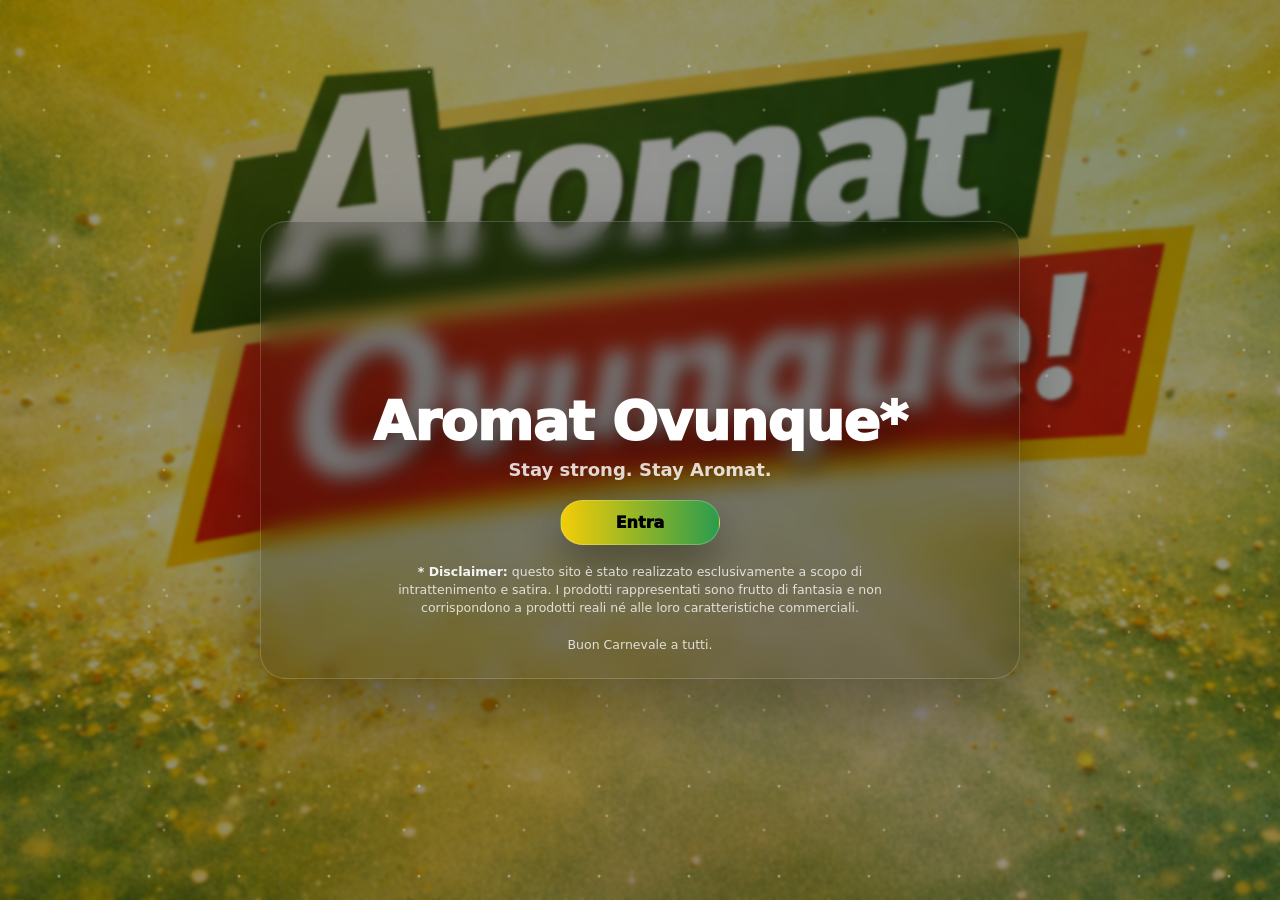
<file: home.html>
<!doctype html>
<html lang="it">
<head>
  <meta charset="utf-8" />
  <meta name="viewport" content="width=device-width, initial-scale=1" />
  <title>Aromat Ovunque*</title>

  <style>
    :root{
      --yellow:#ffd400;
      --green:#1fa34a;
      --red:#e11d2e;
      --ink:#ffffff;
      --muted:rgba(255,255,255,.82);
    }

    *{box-sizing:border-box}
    html,body{height:100%}
    body{
      margin:0;
      font-family:system-ui,-apple-system,Segoe UI,Roboto,Arial;
      color:var(--ink);
      background:#0b0b0b;
      overflow:hidden;
    }

    /* Hero background */
    .hero{
      position:fixed;
      inset:0;
      background:
        radial-gradient(900px 520px at 12% 10%, rgba(255,212,0,.16), transparent 62%),
        radial-gradient(900px 520px at 92% 18%, rgba(31,163,74,.12), transparent 62%),
        radial-gradient(900px 520px at 55% 95%, rgba(225,29,46,.12), transparent 62%),
        url("Hero.jpg") center/cover no-repeat;
      filter:saturate(1.05) contrast(1.02);
      transform:scale(1.02);
    }

    /* Dark overlay for readability */
    .overlay{
      position:fixed;
      inset:0;
      background: rgba(0,0,0,.42);
      backdrop-filter: blur(1.5px);
    }

    /* Subtle sparkles */
    .sparkles{
      position:fixed;
      inset:-40px;
      pointer-events:none;
      opacity:.45;
      background:
        radial-gradient(circle at 10% 18%, rgba(255,255,255,.75) 0 1px, transparent 2px) 0 0/90px 90px,
        radial-gradient(circle at 70% 25%, rgba(255,255,255,.55) 0 1px, transparent 2px) 0 0/120px 120px,
        radial-gradient(circle at 35% 80%, rgba(255,255,255,.55) 0 1px, transparent 2px) 0 0/140px 140px,
        radial-gradient(circle at 88% 78%, rgba(255,255,255,.55) 0 1px, transparent 2px) 0 0/110px 110px;
      animation:sparkle 7s linear infinite;
      filter:blur(.15px);
    }
    @keyframes sparkle{
      0%{transform:translate3d(0,0,0)}
      100%{transform:translate3d(-60px,40px,0)}
    }

    /* Content */
    .wrap{
      position:relative;
      height:100%;
      display:grid;
      place-items:center;
      padding:24px;
    }

    .panel{
      width:min(760px, 92vw);
      text-align:center;
      padding:28px 22px 24px;
      border-radius:26px;
      background: rgba(0,0,0,.22);
      border:1px solid rgba(255,255,255,.18);
      box-shadow: 0 30px 70px rgba(0,0,0,.35);
      backdrop-filter: blur(10px);
    }

    /* Push content down so it doesn't overlap the logo in Hero */
    .stack{
      margin-top: clamp(120px, 16vh, 190px);
      display:flex;
      flex-direction:column;
      align-items:center;
      gap:10px;
    }

    h1{
      margin:0;
      font-size: clamp(34px, 5vw, 54px);
      letter-spacing:-.6px;
      line-height:1.02;
      font-weight:950;
      text-shadow: 0 14px 30px rgba(0,0,0,.45);
      opacity:0;
      transform: translateY(10px);
      animation: popIn .65s ease forwards;
    }

    .subtitle{
      margin:0;
      color:var(--muted);
      font-weight:700;
      font-size: clamp(14px, 1.7vw, 18px);
      text-shadow: 0 10px 22px rgba(0,0,0,.35);
      opacity:0;
      transform: translateY(10px);
      animation: popIn .65s ease .12s forwards;
    }

    @keyframes popIn{
      to{opacity:1; transform:translateY(0)}
    }

    /* CTA button (Aromat-ish) */
    .cta{
      margin-top:10px;
      display:inline-flex;
      align-items:center;
      justify-content:center;
      min-width:160px;
      padding:12px 20px;
      border-radius:999px;
      font-weight:950;
      color:#000;
      text-decoration:none;
      border:1px solid rgba(255,255,255,.22);
      background: linear-gradient(90deg, rgba(255,212,0,.92), rgba(31,163,74,.86));
      box-shadow: 0 18px 40px rgba(0,0,0,.35);
      transition: transform .12s ease, box-shadow .12s ease, filter .12s ease;
      opacity:0;
      transform: translateY(10px);
      animation: popIn .65s ease .22s forwards;
    }
    .cta:hover{
      transform: translateY(-2px) scale(1.02);
      filter:saturate(1.08);
      box-shadow: 0 26px 55px rgba(0,0,0,.42);
      background: linear-gradient(90deg, var(--yellow), var(--green), var(--red));
    }
    .cta:active{transform: translateY(0) scale(.99)}

    /* Disclaimer */
    .disclaimer{
      margin:18px auto 0;
      max-width: 62ch;
      font-size:12.5px;
      line-height:1.45;
      color: rgba(255,255,255,.78);
      text-shadow: 0 10px 22px rgba(0,0,0,.35);
      opacity:0;
      transform: translateY(10px);
      animation: popIn .65s ease .32s forwards;
    }

    .disclaimer b{
      color: rgba(255,255,255,.92);
    }

    /* Reduced motion */
    @media (prefers-reduced-motion: reduce){
      .sparkles{animation:none}
      h1,.subtitle,.cta,.disclaimer{animation:none; opacity:1; transform:none}
    }
  </style>
</head>

<body>
  <div class="hero" aria-hidden="true"></div>
  <div class="overlay" aria-hidden="true"></div>
  <div class="sparkles" aria-hidden="true"></div>

  <main class="wrap">
    <section class="panel">
      <div class="stack">
        <h1>Aromat Ovunque*</h1>
        <p class="subtitle">Stay strong. Stay Aromat.</p>
        <a class="cta" href="shop.html">Entra</a>
      </div>

      <p class="disclaimer">
        <b>* Disclaimer:</b> questo sito è stato realizzato esclusivamente a scopo di intrattenimento e satira.
        I prodotti rappresentati sono frutto di fantasia e non corrispondono a prodotti reali né alle loro caratteristiche commerciali.
        <br><br>
        Buon Carnevale a tutti.
      </p>
    </section>
  </main>
</body>
</html>
</file>
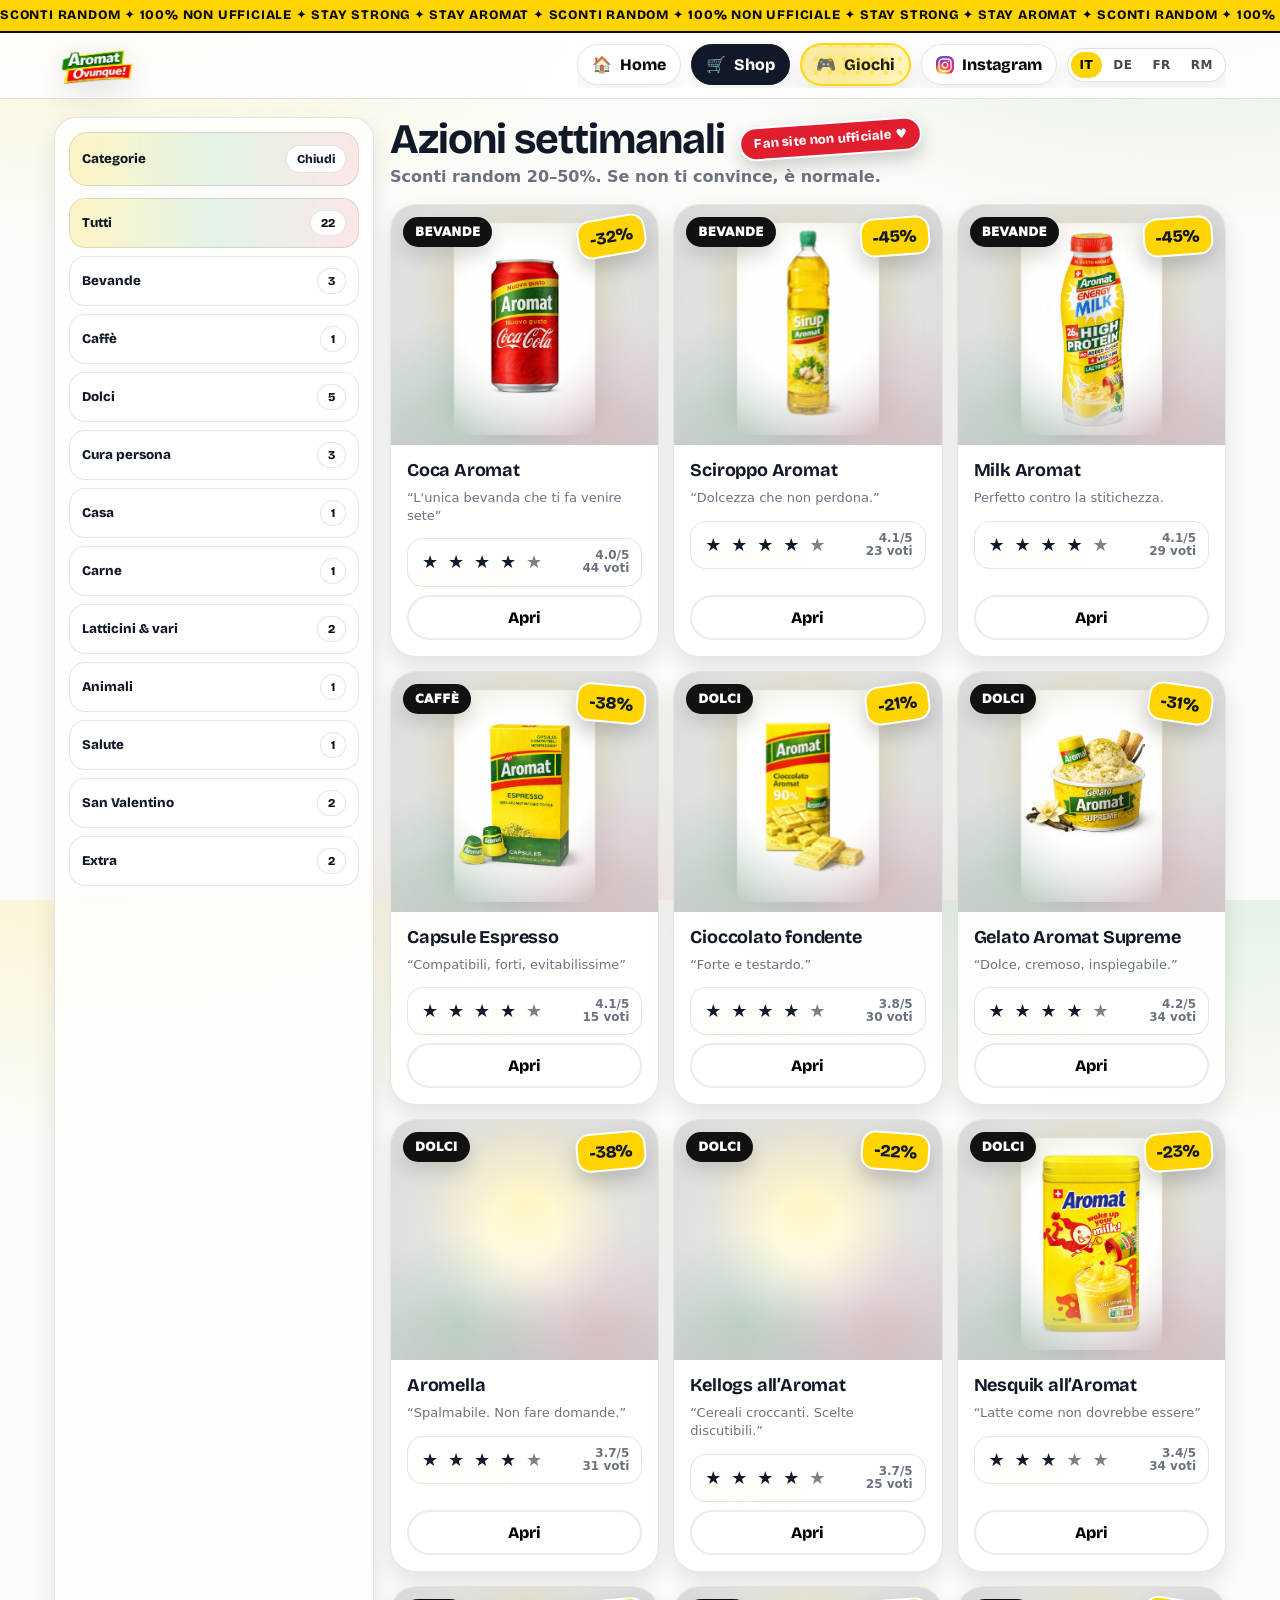
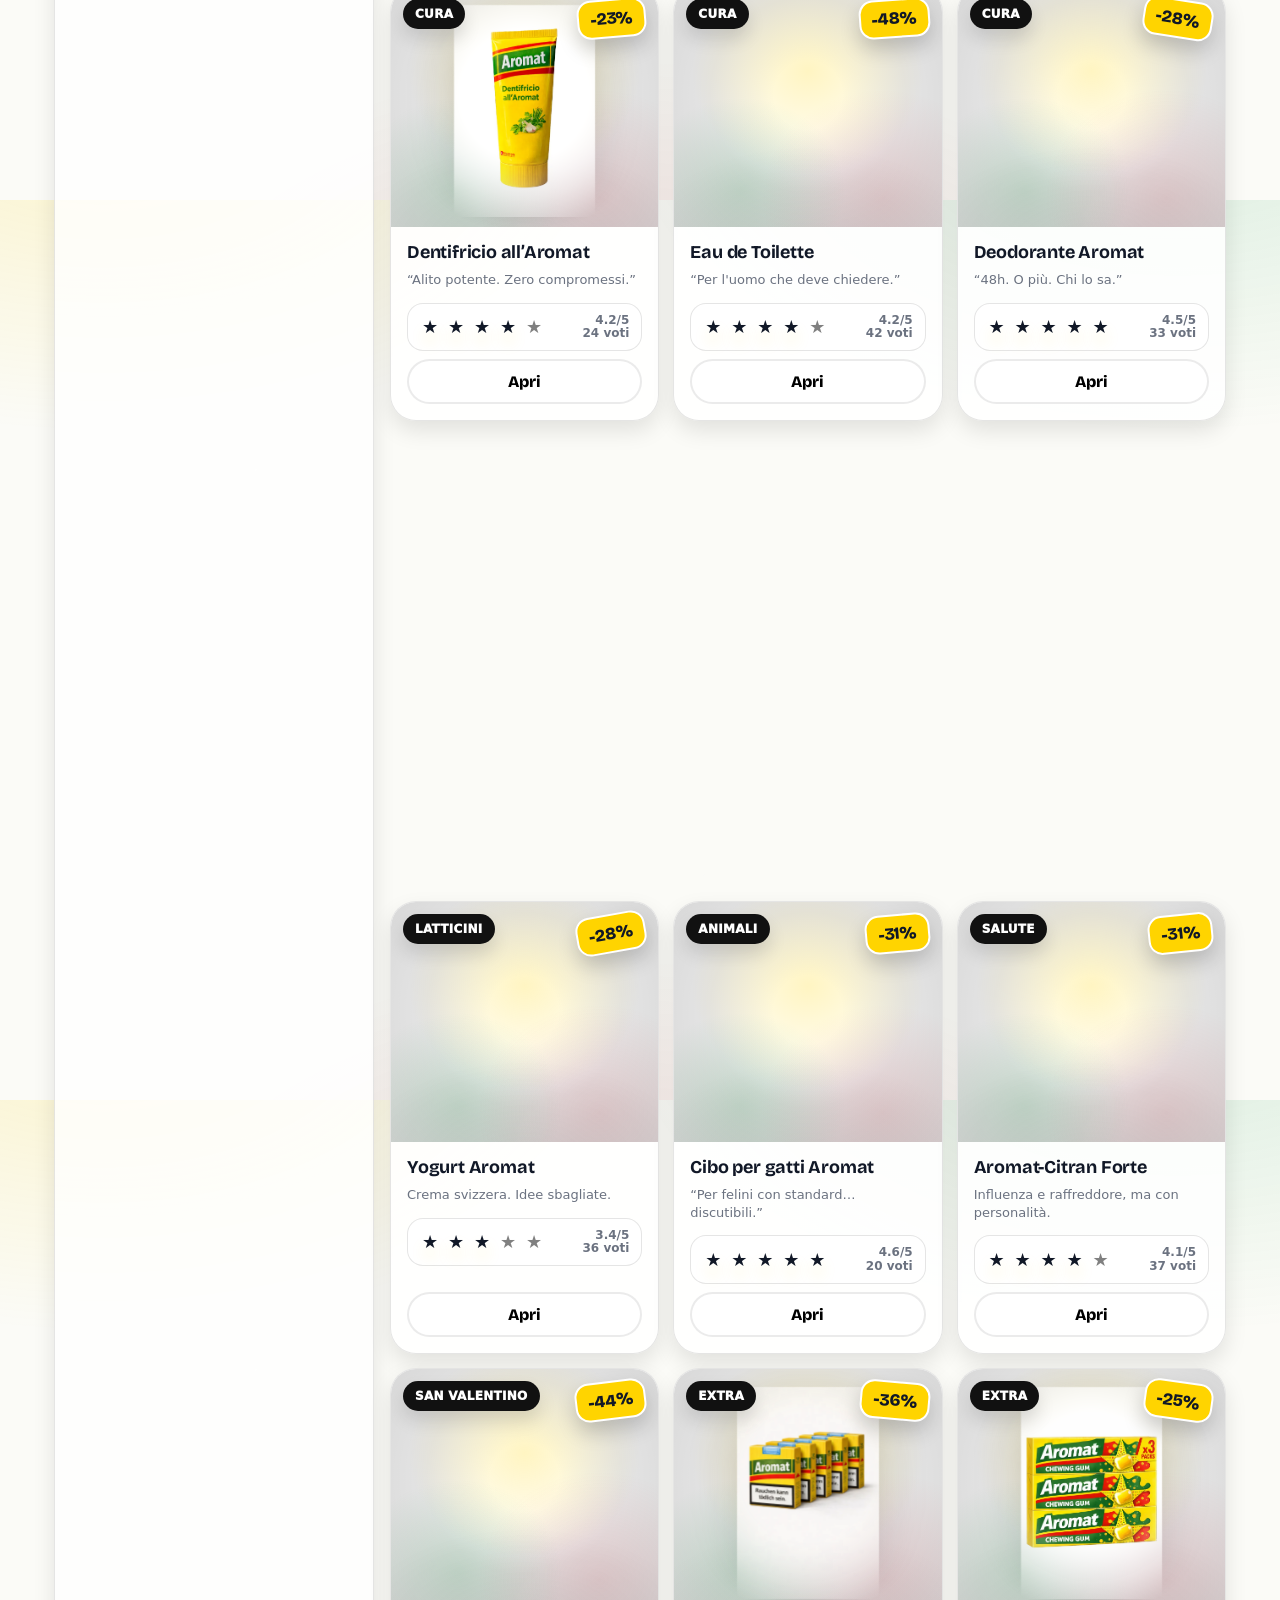
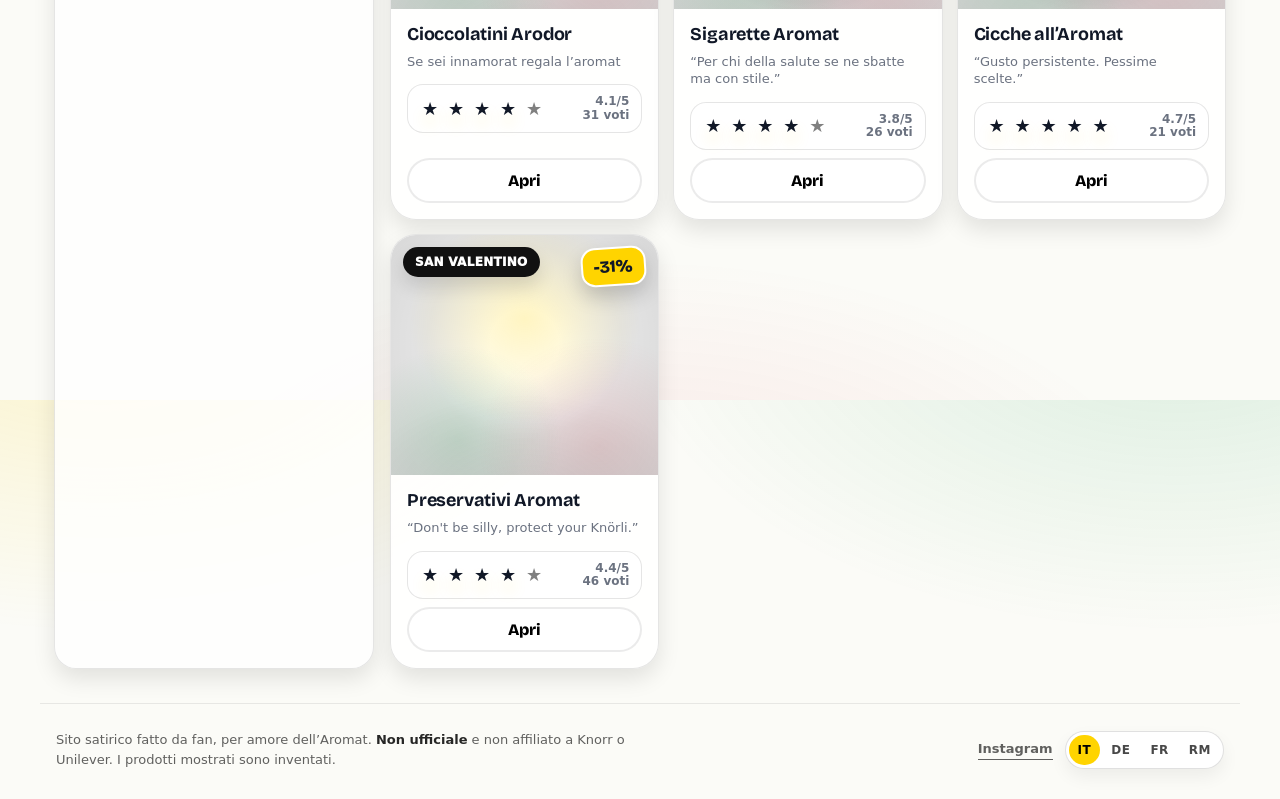
<file: shop.html>
<!doctype html>
<html lang="it">
<head>
  <meta charset="utf-8" />
  <meta name="viewport" content="width=device-width, initial-scale=1, viewport-fit=cover" />
  <meta name="description" content="Le azioni settimanali più discutibili: prodotti all’Aromat inventati, sconti random dal 20 al 50%. Fan site satirico e non ufficiale." />
  <meta name="theme-color" content="#ffd400" />
  <link rel="icon" type="image/png" sizes="48x48" href="favicon-48.png" />
  <link rel="icon" type="image/png" sizes="192x192" href="icon-192.png" />
  <link rel="apple-touch-icon" href="apple-touch-icon.png" />
  <link rel="manifest" href="site.webmanifest" />
  <meta property="og:type" content="website" />
  <meta property="og:site_name" content="Aromat Ovunque*" />
  <meta property="og:title" content="Aromat Ovunque* – Shop" />
  <meta property="og:description" content="Le azioni settimanali più discutibili: prodotti all’Aromat inventati, sconti random dal 20 al 50%. Fan site satirico e non ufficiale." />
  <meta property="og:url" content="https://aromatovunque.info/shop.html" />
  <meta property="og:image" content="https://aromatovunque.info/og-image.jpg" />
  <meta property="og:image:width" content="1200" />
  <meta property="og:image:height" content="630" />
  <meta property="og:locale" content="it_CH" />
  <meta name="twitter:card" content="summary_large_image" />
  <link rel="preconnect" href="https://fonts.googleapis.com" />
  <link rel="preconnect" href="https://fonts.gstatic.com" crossorigin />
  <link rel="stylesheet" href="https://fonts.googleapis.com/css2?family=Bricolage+Grotesque:opsz,wght@12..96,600..800&display=swap" />
  <link rel="stylesheet" href="site.css" />
  <script>
    // Le card compaiono mentre scorri (solo se il browser lo supporta)
    if ('IntersectionObserver' in window && !matchMedia('(prefers-reduced-motion: reduce)').matches)
      document.documentElement.classList.add('js-reveal');
  </script>
  <title data-i18n="shop.doctitle">Aromat Ovunque* – Shop</title>

  <style>
    :root{
      --yellow:#ffd400;
      --green:#1fa34a;
      --red:#e11d2e;

      --bg:#fbfbf7;
      --ink:#111827;
      --muted:#6b7280;
      --line:rgba(0,0,0,.10);
      --shadow:0 18px 50px rgba(0,0,0,.12);
      --shadow2:0 10px 22px rgba(0,0,0,.10);
      --radius:22px;
    }

    *{box-sizing:border-box}
    html,body{height:100%}
    body{
      margin:0;
      font-family: system-ui, -apple-system, Segoe UI, Roboto, Arial;
      color:var(--ink);
      background:
        radial-gradient(900px 520px at 8% -10%, rgba(255,212,0,.18), transparent 62%),
        radial-gradient(900px 520px at 92% -10%, rgba(31,163,74,.14), transparent 62%),
        radial-gradient(900px 520px at 50% 120%, rgba(225,29,46,.10), transparent 62%),
        radial-gradient(2px 2px at 20% 30%, rgba(255,255,255,.35), transparent 60%),
        radial-gradient(1.5px 1.5px at 70% 20%, rgba(255,255,255,.25), transparent 60%),
        radial-gradient(1.8px 1.8px at 55% 75%, rgba(255,255,255,.20), transparent 60%),
        var(--bg);
    }

    /* HEADER */
    header{
      position:sticky; top:0; z-index:50;
      background:rgba(255,255,255,.82);
      backdrop-filter: blur(10px);
      border-bottom:1px solid var(--line);
    }
    .header-inner{
      max-width:1200px; margin:0 auto;
      padding:10px 14px;
      display:flex; align-items:center; justify-content:space-between; gap:12px;
    }

    .brand{
      display:flex; align-items:center; gap:10px;
      min-width: 160px;
    }
    .brand img{
      height:42px; width:auto; display:block;
      filter: drop-shadow(0 10px 18px rgba(0,0,0,.14));
      transform: translateZ(0);
    }

    /* NAV */
    .nav{
      display:flex; align-items:center; gap:10px;
      flex-wrap:nowrap;
      overflow-x:auto;
      -webkit-overflow-scrolling:touch;
      scrollbar-width:none;
      padding-bottom:2px;
      max-width: 100%;
    }
    .nav::-webkit-scrollbar{display:none}

    .pill{
      position:relative;
      display:inline-flex; align-items:center; justify-content:center; gap:8px;
      padding:10px 14px;
      border-radius:999px;
      border:1px solid var(--line);
      background:#fff;
      text-decoration:none;
      color:#0b0b0b;
      font-weight:900;
      box-shadow:0 8px 18px rgba(0,0,0,.06);
      transition:transform .14s ease, box-shadow .14s ease, background .14s ease, filter .14s ease;
      white-space:nowrap;
      flex:0 0 auto;
      overflow:hidden;
    }
    .pill:hover{
      transform: translateY(-1px);
      box-shadow:0 14px 26px rgba(0,0,0,.10);
    }
    .pill .ico{font-size:16px; line-height:1}
    .pill.on{background:var(--ink); color:var(--bg); border-color:var(--ink)}
    .nav .lang-switch{align-self:center}
    @media (max-width: 620px){ .nav .lang-switch{align-self:flex-start} }
    .pill img{
      width:18px; height:18px; display:block;
      border-radius:6px;
    }

    /* GAME: insegna stile Las Vegas */
    .pill.game{
      border: 2px solid rgba(255,212,0,.85);
      background:
        radial-gradient(120px 60px at 20% 50%, rgba(255,212,0,.35), transparent 70%),
        radial-gradient(120px 60px at 80% 50%, rgba(255,212,0,.22), transparent 70%),
        linear-gradient(90deg, rgba(17,24,39,.05), rgba(17,24,39,0)),
        #fff;
      box-shadow:
        0 14px 28px rgba(0,0,0,.10),
        0 0 0 3px rgba(255,212,0,.10) inset;
      filter:saturate(1.08);
    }
    .pill.game::before{
      content:"";
      position:absolute;
      inset:-7px;
      border-radius:999px;
      background:
        radial-gradient(circle, rgba(255,212,0,.95) 0 2.2px, transparent 2.8px) 0 0/14px 14px;
      opacity:.35;
      filter: blur(.2px);
      animation: vegasBulbs 1.05s steps(2,end) infinite;
      pointer-events:none;
    }
    .pill.game::after{
      content:"";
      position:absolute;
      inset:-45%;
      background: radial-gradient(circle at 50% 50%, rgba(255,212,0,.55), transparent 62%);
      opacity:.25;
      animation: vegasGlow 1.05s ease-in-out infinite;
      pointer-events:none;
    }

    @keyframes vegasBulbs{
      0%   {opacity:.20; transform: translateX(-6px)}
      50%  {opacity:.95; transform: translateX(6px)}
      100% {opacity:.20; transform: translateX(-6px)}
    }
    @keyframes vegasGlow{
      0%,100%{opacity:.18; transform: scale(.98)}
      50%    {opacity:.60; transform: scale(1.02)}
    }

    .pill.game:hover{
      transform: translateY(-2px);
      box-shadow:
        0 18px 36px rgba(255,212,0,.26),
        0 0 0 3px rgba(255,212,0,.16) inset;
    }

    /* MOBILE: nav in verticale */
    @media (max-width: 620px){
      .header-inner{
        align-items:flex-start;
        flex-direction:column;
        gap:10px;
      }
      .brand{min-width:auto}
      .nav{
        width:100%;
        overflow:visible;
        flex-direction:column;
        align-items:stretch;
      }
      .pill{
        width:100%;
        justify-content:flex-start;
      }
    }

    /* LAYOUT */
    .wrap{
      max-width:1200px; margin:0 auto;
      padding:18px 14px 34px;
      display:grid;
      grid-template-columns: 320px 1fr;
      gap:16px;
    }
    @media(max-width:960px){
      .wrap{grid-template-columns:1fr}
    }

    /* SIDEBAR */
    aside{
      background: rgba(255,255,255,.78);
      border:1px solid var(--line);
      border-radius: var(--radius);
      box-shadow: var(--shadow2);
      overflow:hidden;
      padding:14px;
    }

    /* Toggle categorie */
    .toggle{
      width:100%;
      padding:12px 12px;
      border-radius:18px;
      border:1px solid var(--line);
      background: linear-gradient(90deg, rgba(255,212,0,.22), rgba(31,163,74,.12), rgba(225,29,46,.10));
      font-weight:950;
      display:flex;
      align-items:center;
      justify-content:space-between;
      cursor:pointer;
      transition:transform .12s ease, box-shadow .12s ease;
      margin-bottom:12px;
    }
    .toggle:hover{
      transform: translateY(-1px);
      box-shadow: 0 16px 28px rgba(0,0,0,.10);
    }
    .toggle .state{
      font-size:12px;
      padding:6px 10px;
      border-radius:999px;
      background:#fff;
      border:1px solid var(--line);
      font-weight:950;
    }

    .catlist{
      display:grid;
      gap:8px;
      overflow:hidden;
      max-height: 1200px;
      opacity:1;
      transition:max-height .25s ease, opacity .25s ease;
    }
    aside.collapsed .catlist{max-height:0; opacity:0}

    .catbtn{
      width:100%;
      padding:11px 12px;
      border-radius:16px;
      border:1px solid var(--line);
      background:#fff;
      font-weight:950;
      cursor:pointer;
      display:flex;
      align-items:center;
      justify-content:space-between;
      transition:transform .12s ease, box-shadow .12s ease, background .12s ease;
    }
    .catbtn:hover{transform:translateY(-1px); box-shadow: 0 14px 24px rgba(0,0,0,.10)}
    .catbtn.active{
      background: linear-gradient(90deg, rgba(255,212,0,.22), rgba(31,163,74,.12), rgba(225,29,46,.10));
    }
    .catbtn .count{
      font-size:12px;
      padding:5px 10px;
      border-radius:999px;
      border:1px solid var(--line);
      background:#fff;
      color:#111;
    }

    /* MAIN */
    main{min-width:0}
    h1{
      margin:0 0 6px;
      font-size:42px;
      letter-spacing:-.6px;
      line-height:1.05;
    }
    .lead{
      margin:0 0 18px;
      color:var(--muted);
      font-weight:700;
      font-size:16px;
    }

    .grid{
      display:grid;
      grid-template-columns: repeat(3, 1fr);
      gap:14px;
    }
    @media(max-width:1150px){ .grid{grid-template-columns: repeat(2, 1fr);} }
    @media(max-width:620px){ .grid{grid-template-columns: 1fr;} h1{font-size:36px} }

    .card{
      background: rgba(255,255,255,.86);
      border:1px solid var(--line);
      border-radius: 26px;
      overflow:hidden;
      box-shadow: var(--shadow2);
      transition: transform .18s ease, box-shadow .18s ease;
      display:flex;
      flex-direction:column;
      min-height: 420px;
    }
    .card:hover{
      transform: translateY(-4px);
      box-shadow: var(--shadow);
    }

    /* STAGE */
    .stage{
      position:relative;
      height:240px;
      overflow:hidden;
      background:
        radial-gradient(70% 70% at 50% 35%, rgba(255,212,0,.24), transparent 62%),
        radial-gradient(60% 60% at 25% 85%, rgba(31,163,74,.16), transparent 65%),
        radial-gradient(70% 70% at 78% 88%, rgba(225,29,46,.12), transparent 65%),
        radial-gradient(120% 80% at 50% 110%, rgba(0,0,0,.08), transparent 55%),
        #fff;
    }
    .stage::before{
      content:"";
      position:absolute;
      inset:0;
      background:
        radial-gradient(circle at 50% 45%, transparent 18%, rgba(0,0,0,.14) 52%, rgba(0,0,0,.22) 100%);
      opacity:.75;
      pointer-events:none;
    }
    .stage img{
      position:absolute;
      inset:0;
      width:100%;
      height:100%;
      object-fit:contain;
      padding:18px 18px 10px;
      transform: translateZ(0);
      filter: drop-shadow(0 22px 26px rgba(0,0,0,.22));
      animation: floaty 6s ease-in-out infinite;
      -webkit-mask-image: radial-gradient(circle at 50% 45%, #000 34%, rgba(0,0,0,.55) 54%, transparent 74%);
      mask-image: radial-gradient(circle at 50% 45%, #000 34%, rgba(0,0,0,.55) 54%, transparent 74%);
      -webkit-mask-repeat:no-repeat;
      mask-repeat:no-repeat;
      -webkit-mask-size:cover;
      mask-size:cover;
    }
    @keyframes floaty{
      0%,100%{transform: translateY(0)}
      50%{transform: translateY(-6px)}
    }

    @media (prefers-reduced-motion: reduce){
      .stage img{animation:none}
      .card{transition:none}
      .pill{transition:none}
      .pill.game::before,
      .pill.game::after{animation:none}
    }

    .tag{
      position:absolute;
      top:12px; left:12px;
      background:#111;
      color:#fff;
      padding:8px 12px;
      border-radius:999px;
      font-size:12px;
      font-weight:950;
      letter-spacing:.3px;
      z-index:2;
      box-shadow: 0 10px 18px rgba(0,0,0,.12);
    }
    .sale{
      position:absolute;
      top:12px; right:12px;
      background: var(--yellow);
      padding:9px 12px;
      border-radius:16px;
      font-weight:950;
      z-index:2;
      box-shadow: 0 10px 18px rgba(0,0,0,.10);
    }

    .content{
      padding:14px 16px 16px;
      display:flex;
      flex-direction:column;
      gap:8px;
      flex:1;
    }
    .content h3{
      margin:0;
      font-size:18px;
      letter-spacing:-.2px;
    }
    .content p{
      margin:0;
      color:var(--muted);
      font-size:13px;
      line-height:1.35;
    }

    /* rating */
    .rating{
      margin-top:6px;
      display:flex;
      align-items:center;
      justify-content:space-between;
      gap:10px;
      padding:10px 12px;
      border-radius:16px;
      border:1px solid var(--line);
      background: rgba(255,255,255,.75);
    }
    .stars{
      display:inline-flex;
      gap:6px;
      user-select:none;
    }
    .star{
      width:20px; height:20px;
      display:inline-grid;
      place-items:center;
      border-radius:6px;
      cursor:pointer;
      transform: translateZ(0);
      transition: transform .10s ease, filter .10s ease;
      font-size:18px;
      line-height:1;
      filter: grayscale(1) opacity(.55);
    }
    .star.on{
      filter: none;
      text-shadow: 0 10px 16px rgba(255,212,0,.22);
    }
    .star:hover{transform: scale(1.08)}
    .meta{
      text-align:right;
      font-size:12px;
      color:var(--muted);
      font-weight:800;
      line-height:1.1;
      white-space:nowrap;
    }

    .actions-row{
      margin-top:auto;
      display:flex;
      gap:10px;
      align-items:center;
    }

    .open{
      flex:1;
      padding:11px 14px;
      border-radius:999px;
      text-align:center;
      font-weight:950;
      text-decoration:none;
      color:#000;
      border:2px solid rgba(0,0,0,.08);
      background:#fff;
      transition: background .14s ease, transform .14s ease, box-shadow .14s ease;
    }
    .open:hover{
      background: linear-gradient(90deg, rgba(255,212,0,.92), rgba(31,163,74,.78), rgba(225,29,46,.70));
      transform: translateY(-1px);
      box-shadow: 0 14px 24px rgba(0,0,0,.10);
    }

    .hidden{display:none !important;}

    /* ===== Look 2025: tipografia, adesivi, menu in basso, scheda prodotto ===== */
    h1, .content h3, .sale, .pill, .catbtn, .toggle, .open, .bottom-nav a{font-family:var(--font-display)}
    h1{letter-spacing:-1px}
    .hero-row{display:flex; align-items:center; gap:10px 14px; flex-wrap:wrap; margin-bottom:6px}
    .hero-row h1{margin:0}

    /* sconto come adesivo un po' storto */
    .sale{
      transform:rotate(var(--rot, 6deg));
      border:2px solid #fff;
      border-radius:14px;
      font-size:17px;
      padding:7px 11px;
      box-shadow:0 10px 20px rgba(0,0,0,.18);
    }

    .card{cursor:pointer}
    .js-reveal .card{opacity:0; transform:translateY(18px); transition:opacity .5s ease, transform .5s ease, box-shadow .18s ease}
    .js-reveal .card.in{opacity:1; transform:none}
    .js-reveal .card.in:hover{transform:translateY(-4px)}

    .marquee-wrap{padding-top:env(safe-area-inset-top); background:var(--a-yellow)}

    /* categorie: pastiglie da scorrere su telefono e tablet */
    @media (max-width:960px){
      .wrap{padding-top:8px}
      aside{
        position:sticky; top:var(--header-h, 56px); z-index:40;
        margin:0 -14px; padding:8px 0 8px 14px;
        border:0; border-radius:0; box-shadow:none;
        background:rgba(251,251,247,.88);
        background:color-mix(in srgb, var(--bg) 86%, transparent);
        backdrop-filter:blur(10px);
      }
      .toggle{display:none}
      .catlist, aside.collapsed .catlist{
        display:flex; gap:8px; overflow-x:auto; max-height:none; opacity:1;
        padding:2px 14px 4px 0; scrollbar-width:none;
      }
      .catlist::-webkit-scrollbar{display:none}
      .catbtn{width:auto; flex:0 0 auto; padding:9px 13px; border-radius:999px; gap:8px; white-space:nowrap}
      .catbtn:hover{transform:none}
    }

    /* menu in basso, come nelle app */
    .bottom-nav{display:none}
    @media (max-width:620px){
      .header-inner{flex-direction:row; align-items:center; padding:8px 14px}
      .nav{width:auto; flex-direction:row; align-items:center}
      .nav .pill{display:none}
      .brand img{height:34px}
      .bottom-nav{
        display:flex; position:fixed; z-index:60;
        left:10px; right:10px; bottom:calc(10px + env(safe-area-inset-bottom));
        justify-content:space-around; gap:4px; padding:6px;
        border-radius:22px;
        background:rgba(255,255,255,.88);
        backdrop-filter:blur(14px);
        border:1px solid var(--line);
        box-shadow:0 12px 30px rgba(0,0,0,.18);
      }
      .bottom-nav a{
        flex:1; min-width:0;
        display:flex; flex-direction:column; align-items:center; gap:3px;
        padding:6px 2px; border-radius:16px;
        text-decoration:none; color:var(--ink);
        font-size:11px; font-weight:800; white-space:nowrap;
      }
      .bottom-nav a span:last-child{overflow:hidden; text-overflow:ellipsis; max-width:100%}
      .bottom-nav .ico{font-size:20px; line-height:1}
      .bottom-nav img{width:20px; height:20px; border-radius:6px}
      .bottom-nav a.hot{background:linear-gradient(135deg, rgba(255,212,0,.55), rgba(255,212,0,.18))}
      .bottom-nav a.on{box-shadow:inset 0 0 0 2px var(--ink)}
      .site-footer{padding-bottom:calc(110px + env(safe-area-inset-bottom))}

      /* griglia a 2 colonne con card compatte */
      .grid{grid-template-columns:1fr 1fr; gap:10px}
      .card{min-height:0; border-radius:20px}
      .stage{height:170px}
      .stage img{padding:12px 10px 6px}
      .tag{display:none}
      .sale{top:8px; right:8px; font-size:14px; padding:5px 8px; border-radius:12px}
      .content{padding:10px 11px 12px; gap:5px}
      .content h3{font-size:15px; line-height:1.15}
      .content p{font-size:12px; display:-webkit-box; -webkit-line-clamp:2; -webkit-box-orient:vertical; overflow:hidden}
      .rating{padding:7px 8px; gap:4px; margin-top:auto}
      .stars{gap:2px}
      .star{width:16px; height:16px; font-size:15px}
      .meta{font-size:11px}
      .meta br, .meta [data-votes], .meta [data-i18n="shop.votes"]{display:none}
      .actions-row{display:none}
      h1{font-size:30px}
      .lead{font-size:14px; margin-bottom:12px}
    }

    /* scheda prodotto */
    .sheet{
      border:0; padding:0;
      width:min(780px, 94vw); max-width:94vw;
      border-radius:28px;
      background:#fff; color:var(--ink);
      box-shadow:0 30px 80px rgba(0,0,0,.35);
      overflow:hidden;
    }
    .sheet::backdrop{background:rgba(0,0,0,.45); backdrop-filter:blur(4px)}
    .sheet[open]{animation:sheetIn .28s cubic-bezier(.2,.8,.3,1)}
    .sheet-body{display:grid; grid-template-columns:1.1fr 1fr}
    .sheet-stage{position:relative; min-height:400px; overflow:hidden; background:#fff}
    .sheet-stage img{
      position:absolute; inset:0; width:100%; height:100%; object-fit:contain; padding:26px;
    }
    .sheet-body:focus{outline:none}
    .sheet-close:focus{outline:none}
    .sheet-close:focus-visible{outline:3px solid var(--yellow); outline-offset:2px}
    .toggle{color:var(--ink)}
    .catbtn{color:var(--ink)}
    .sheet-stage .sale{top:16px; right:16px; font-size:20px}
    .sheet-stage .tag{top:16px; left:16px; display:inline-block}
    .sheet-info{padding:30px 26px; display:flex; flex-direction:column; gap:12px; justify-content:center}
    .sheet-info h2{font-family:var(--font-display); font-size:32px; margin:0; letter-spacing:-.8px; line-height:1.05}
    .sheet-info p{margin:0; color:var(--muted); font-size:16px; line-height:1.4}
    .sheet-info .rating{margin-top:8px}
    .sheet-info .star{width:28px; height:28px; font-size:26px}
    .sheet-info .meta br, .sheet-info .meta [data-votes], .sheet-info .meta [data-i18n="shop.votes"]{display:initial}
    .sheet-close{
      position:absolute; top:12px; right:12px; z-index:4;
      width:40px; height:40px; border-radius:50%;
      border:1px solid var(--line); background:rgba(255,255,255,.92); color:var(--ink);
      font-size:17px; font-weight:900; cursor:pointer;
    }
    .sheet-grab{display:none}
    @keyframes sheetIn{from{transform:scale(.96); opacity:0} to{transform:none; opacity:1}}
    @keyframes sheetUp{from{transform:translateY(100%)} to{transform:none}}
    @media (max-width:620px){
      .sheet{width:100%; max-width:100%; margin:auto 0 0; border-radius:26px 26px 0 0; max-height:92vh; padding-bottom:env(safe-area-inset-bottom)}
      .sheet[open]{animation:sheetUp .3s cubic-bezier(.2,.8,.3,1)}
      .sheet-body{grid-template-columns:1fr}
      .sheet-stage{min-height:0; height:44vh}
      .sheet-stage .sale{right:62px; top:14px}
      .sheet-grab{display:block; position:absolute; top:8px; left:0; right:0; margin:auto; z-index:4; width:44px; height:5px; border-radius:3px; background:rgba(0,0,0,.2)}
      .sheet-info{padding:18px 18px 24px}
      .sheet-info h2{font-size:26px}
    }
    html.sheet-open{overflow:hidden}

    @media (prefers-reduced-motion: reduce){
      .sheet[open]{animation:none}
    }

    /* ===== Tema scuro automatico ===== */
    @media (prefers-color-scheme: dark){
      :root{
        --bg:#0f1115; --ink:#f3f4f6; --muted:#9aa3b2;
        --line:rgba(255,255,255,.12); --chip:#1d212a; --card:#171a21;
      }
      body{background:
        radial-gradient(900px 520px at 8% -10%, rgba(255,212,0,.10), transparent 62%),
        radial-gradient(900px 520px at 92% -10%, rgba(31,163,74,.10), transparent 62%),
        radial-gradient(900px 520px at 50% 120%, rgba(225,29,46,.08), transparent 62%),
        var(--bg)}
      header{background:rgba(15,17,21,.82)}
      aside{background:rgba(23,26,33,.8)}
      .card, .sheet{background:var(--card)}
      .pill, .catbtn, .catbtn .count, .toggle .state, .rating, .open, .sheet-close{background:var(--chip); color:var(--ink)}
      .pill.game{background:
        radial-gradient(120px 60px at 20% 50%, rgba(255,212,0,.30), transparent 70%),
        radial-gradient(120px 60px at 80% 50%, rgba(255,212,0,.18), transparent 70%),
        var(--chip)}
      .catbtn.active{background:var(--yellow); color:#000; border-color:var(--yellow)}
      .catbtn.active .count{background:rgba(0,0,0,.12); color:#000; border-color:transparent}
      .toggle{background:linear-gradient(90deg, rgba(255,212,0,.22), rgba(31,163,74,.14), rgba(225,29,46,.12)), var(--chip)}
      .open{border-color:var(--line)}
      .open:hover{color:#000}
      html .lang-switch.light{background:var(--chip); color:var(--ink); border-color:var(--line)}
      .bottom-nav{background:rgba(23,26,33,.88)}
      .bottom-nav a.hot{background:rgba(255,212,0,.16)}
      .site-footer{color:rgba(255,255,255,.6); border-top-color:var(--line)}
      .site-footer b{color:#fff}
      .sheet-grab{background:rgba(255,255,255,.25)}
    }
    @media (prefers-color-scheme: dark) and (max-width:960px){
      aside{background:rgba(15,17,21,.88); background:color-mix(in srgb, var(--bg) 86%, transparent)}
    }
  </style>
</head>

<body>

<div class="marquee-wrap" aria-hidden="true">
  <div class="marquee"><div class="marquee-track">
    <span data-i18n="ui.marquee">SCONTI RANDOM ✦ 100% NON UFFICIALE ✦ STAY STRONG ✦ STAY AROMAT ✦&nbsp;</span>
    <span data-i18n="ui.marquee">SCONTI RANDOM ✦ 100% NON UFFICIALE ✦ STAY STRONG ✦ STAY AROMAT ✦&nbsp;</span>
    <span data-i18n="ui.marquee">SCONTI RANDOM ✦ 100% NON UFFICIALE ✦ STAY STRONG ✦ STAY AROMAT ✦&nbsp;</span>
    <span data-i18n="ui.marquee">SCONTI RANDOM ✦ 100% NON UFFICIALE ✦ STAY STRONG ✦ STAY AROMAT ✦&nbsp;</span>
  </div></div>
</div>

<header>
  <div class="header-inner">
    <div class="brand">
      <img src="logo.webp" alt="Aromat Ovunque">
    </div>

    <nav class="nav" aria-label="Collegamenti">
      <a class="pill" href="index.html"><span class="ico">🏠</span> <span data-i18n="nav.home">Home</span></a>

      <a class="pill on" href="shop.html" aria-current="page"><span class="ico">🛒</span> Shop</a>

      <a class="pill game" href="giochi.html"><span class="ico">🎮</span> <span data-i18n="nav.games">Giochi</span></a>

      <a class="pill" href="https://www.instagram.com/aromatovunque.info?igsh=MXBlZjN0YmI3b3IzdA==" target="_blank" rel="noopener">
        <img src="insta.webp" alt="Instagram"> Instagram
      </a>

      <div data-lang-switch="light"></div>
    </nav>
  </div>
</header>

<div class="wrap">

  <aside id="sidebar">
    <button class="toggle" id="toggleCats" type="button" aria-controls="catlist" aria-expanded="true">
      <span data-i18n="shop.cats">Categorie</span>
      <span class="state" id="toggleLabel">Chiudi</span>
    </button>

    <div class="catlist" id="catlist">
      <button class="catbtn active" data-filter="all"><span data-i18n="cat.all">Tutti</span> <span class="count" data-count="all">0</span></button>
      <button class="catbtn" data-filter="bevande"><span data-i18n="cat.bevande">Bevande</span> <span class="count" data-count="bevande">0</span></button>
      <button class="catbtn" data-filter="caffe"><span data-i18n="cat.caffe">Caffè</span> <span class="count" data-count="caffe">0</span></button>
      <button class="catbtn" data-filter="dolci"><span data-i18n="cat.dolci">Dolci</span> <span class="count" data-count="dolci">0</span></button>
      <button class="catbtn" data-filter="cura"><span data-i18n="cat.cura">Cura persona</span> <span class="count" data-count="cura">0</span></button>
      <button class="catbtn" data-filter="casa"><span data-i18n="cat.casa">Casa</span> <span class="count" data-count="casa">0</span></button>
      <button class="catbtn" data-filter="carne"><span data-i18n="cat.carne">Carne</span> <span class="count" data-count="carne">0</span></button>
      <button class="catbtn" data-filter="latticini"><span data-i18n="cat.latticini">Latticini & vari</span> <span class="count" data-count="latticini">0</span></button>
      <button class="catbtn" data-filter="animali"><span data-i18n="cat.animali">Animali</span> <span class="count" data-count="animali">0</span></button>
      <button class="catbtn" data-filter="salute"><span data-i18n="cat.salute">Salute</span> <span class="count" data-count="salute">0</span></button>
      <button class="catbtn" data-filter="sanvalentino"><span data-i18n="cat.sanvalentino">San Valentino</span> <span class="count" data-count="sanvalentino">0</span></button>
      <button class="catbtn" data-filter="extra"><span data-i18n="cat.extra">Extra</span> <span class="count" data-count="extra">0</span></button>
    </div>
  </aside>

  <main>
    <div class="hero-row">
      <h1 data-i18n="shop.h1">Azioni settimanali</h1>
      <span class="fan-sticker" data-i18n="ui.fan">Fan site non ufficiale ♥</span>
    </div>
    <p class="lead" data-i18n="shop.lead">Sconti random 20–50%. Se non ti convince, è normale.</p>

    <section class="grid" id="grid">

      <!-- BEVANDE -->
      <article class="card" data-cat="bevande" data-id="coca">
        <div class="stage">
          <span class="tag" data-i18n="tag.bevande">BEVANDE</span><span class="sale" data-sale></span>
          <img src="coca.webp" data-i18n-alt="p.coca.name" alt="Coca Aromat">
        </div>
        <div class="content">
          <h3 data-i18n="p.coca.name">Coca Aromat</h3>
          <p data-i18n="p.coca.desc">“L'unica bevanda che ti fa venire sete”</p>
          <div class="rating" data-rating>
            <div class="stars">
              <span class="star" data-star="1">★</span><span class="star" data-star="2">★</span><span class="star" data-star="3">★</span><span class="star" data-star="4">★</span><span class="star" data-star="5">★</span>
            </div>
            <div class="meta"><span data-avg>0.0</span>/5<br><span data-votes>0</span> <span data-i18n="shop.votes">voti</span></div>
          </div>
          <div class="actions-row"><a class="open" href="coca.webp" data-i18n="shop.view">Apri</a></div>
        </div>
      </article>

      <article class="card" data-cat="bevande" data-id="sciroppo">
        <div class="stage">
          <span class="tag" data-i18n="tag.bevande">BEVANDE</span><span class="sale" data-sale></span>
          <img src="sciroppo.webp" data-i18n-alt="p.sciroppo.name" alt="Sciroppo Aromat">
        </div>
        <div class="content">
          <h3 data-i18n="p.sciroppo.name">Sciroppo Aromat</h3>
          <p data-i18n="p.sciroppo.desc">“Dolcezza che non perdona.”</p>
          <div class="rating" data-rating>
            <div class="stars">
              <span class="star" data-star="1">★</span><span class="star" data-star="2">★</span><span class="star" data-star="3">★</span><span class="star" data-star="4">★</span><span class="star" data-star="5">★</span>
            </div>
            <div class="meta"><span data-avg>0.0</span>/5<br><span data-votes>0</span> <span data-i18n="shop.votes">voti</span></div>
          </div>
          <div class="actions-row"><a class="open" href="sciroppo.webp" data-i18n="shop.view">Apri</a></div>
        </div>
      </article>

      <article class="card" data-cat="bevande" data-id="milk">
        <div class="stage">
          <span class="tag" data-i18n="tag.bevande">BEVANDE</span><span class="sale" data-sale></span>
          <img src="milk.webp" data-i18n-alt="p.milk.name" alt="Milk Aromat">
        </div>
        <div class="content">
          <h3 data-i18n="p.milk.name">Milk Aromat</h3>
          <p data-i18n="p.milk.desc">Perfetto contro la stitichezza.</p>
          <div class="rating" data-rating>
            <div class="stars">
              <span class="star" data-star="1">★</span><span class="star" data-star="2">★</span><span class="star" data-star="3">★</span><span class="star" data-star="4">★</span><span class="star" data-star="5">★</span>
            </div>
            <div class="meta"><span data-avg>0.0</span>/5<br><span data-votes>0</span> <span data-i18n="shop.votes">voti</span></div>
          </div>
          <div class="actions-row"><a class="open" href="milk.webp" data-i18n="shop.view">Apri</a></div>
        </div>
      </article>

      <!-- CAFFÈ -->
      <article class="card" data-cat="caffe" data-id="caffe">
        <div class="stage">
          <span class="tag" data-i18n="tag.caffe">CAFFÈ</span><span class="sale" data-sale></span>
          <img src="caffe.webp" data-i18n-alt="p.caffe.name" alt="Capsule Espresso Aromat">
        </div>
        <div class="content">
          <h3 data-i18n="p.caffe.name">Capsule Espresso</h3>
          <p data-i18n="p.caffe.desc">“Compatibili, forti, evitabilissime”</p>
          <div class="rating" data-rating>
            <div class="stars">
              <span class="star" data-star="1">★</span><span class="star" data-star="2">★</span><span class="star" data-star="3">★</span><span class="star" data-star="4">★</span><span class="star" data-star="5">★</span>
            </div>
            <div class="meta"><span data-avg>0.0</span>/5<br><span data-votes>0</span> <span data-i18n="shop.votes">voti</span></div>
          </div>
          <div class="actions-row"><a class="open" href="caffe.webp" data-i18n="shop.view">Apri</a></div>
        </div>
      </article>

      <!-- DOLCI -->
      <article class="card" data-cat="dolci" data-id="cioccolato">
        <div class="stage">
          <span class="tag" data-i18n="tag.dolci">DOLCI</span><span class="sale" data-sale></span>
          <img loading="lazy" decoding="async" src="cioccolato.webp" data-i18n-alt="p.cioccolato.name" alt="Cioccolato fondente Aromat">
        </div>
        <div class="content">
          <h3 data-i18n="p.cioccolato.name">Cioccolato fondente</h3>
          <p data-i18n="p.cioccolato.desc">“Forte e testardo.”</p>
          <div class="rating" data-rating>
            <div class="stars">
              <span class="star" data-star="1">★</span><span class="star" data-star="2">★</span><span class="star" data-star="3">★</span><span class="star" data-star="4">★</span><span class="star" data-star="5">★</span>
            </div>
            <div class="meta"><span data-avg>0.0</span>/5<br><span data-votes>0</span> <span data-i18n="shop.votes">voti</span></div>
          </div>
          <div class="actions-row"><a class="open" href="cioccolato.webp" data-i18n="shop.view">Apri</a></div>
        </div>
      </article>

      <article class="card" data-cat="dolci" data-id="gelato">
        <div class="stage">
          <span class="tag" data-i18n="tag.dolci">DOLCI</span><span class="sale" data-sale></span>
          <img loading="lazy" decoding="async" src="gelato.webp" data-i18n-alt="p.gelato.name" alt="Gelato Aromat Supreme">
        </div>
        <div class="content">
          <h3 data-i18n="p.gelato.name">Gelato Aromat Supreme</h3>
          <p data-i18n="p.gelato.desc">“Dolce, cremoso, inspiegabile.”</p>
          <div class="rating" data-rating>
            <div class="stars">
              <span class="star" data-star="1">★</span><span class="star" data-star="2">★</span><span class="star" data-star="3">★</span><span class="star" data-star="4">★</span><span class="star" data-star="5">★</span>
            </div>
            <div class="meta"><span data-avg>0.0</span>/5<br><span data-votes>0</span> <span data-i18n="shop.votes">voti</span></div>
          </div>
          <div class="actions-row"><a class="open" href="gelato.webp" data-i18n="shop.view">Apri</a></div>
        </div>
      </article>

      <article class="card" data-cat="dolci" data-id="aromella">
        <div class="stage">
          <span class="tag" data-i18n="tag.dolci">DOLCI</span><span class="sale" data-sale></span>
          <img loading="lazy" decoding="async" src="aromella.webp" data-i18n-alt="p.aromella.name" alt="Aromella">
        </div>
        <div class="content">
          <h3 data-i18n="p.aromella.name">Aromella</h3>
          <p data-i18n="p.aromella.desc">“Spalmabile. Non fare domande.”</p>
          <div class="rating" data-rating>
            <div class="stars">
              <span class="star" data-star="1">★</span><span class="star" data-star="2">★</span><span class="star" data-star="3">★</span><span class="star" data-star="4">★</span><span class="star" data-star="5">★</span>
            </div>
            <div class="meta"><span data-avg>0.0</span>/5<br><span data-votes>0</span> <span data-i18n="shop.votes">voti</span></div>
          </div>
          <div class="actions-row"><a class="open" href="aromella.webp" data-i18n="shop.view">Apri</a></div>
        </div>
      </article>

      <article class="card" data-cat="dolci" data-id="kellogs">
        <div class="stage">
          <span class="tag" data-i18n="tag.dolci">DOLCI</span><span class="sale" data-sale></span>
          <img loading="lazy" decoding="async" src="kellogs.webp" data-i18n-alt="p.kellogs.name" alt="Kellogs Aromat">
        </div>
        <div class="content">
          <h3 data-i18n="p.kellogs.name">Kellogs all’Aromat</h3>
          <p data-i18n="p.kellogs.desc">“Cereali croccanti. Scelte discutibili.”</p>
          <div class="rating" data-rating>
            <div class="stars">
              <span class="star" data-star="1">★</span><span class="star" data-star="2">★</span><span class="star" data-star="3">★</span><span class="star" data-star="4">★</span><span class="star" data-star="5">★</span>
            </div>
            <div class="meta"><span data-avg>0.0</span>/5<br><span data-votes>0</span> <span data-i18n="shop.votes">voti</span></div>
          </div>
          <div class="actions-row"><a class="open" href="kellogs.webp" data-i18n="shop.view">Apri</a></div>
        </div>
      </article>

      <article class="card" data-cat="dolci" data-id="nesquik">
        <div class="stage">
          <span class="tag" data-i18n="tag.dolci">DOLCI</span><span class="sale" data-sale></span>
          <img loading="lazy" decoding="async" src="nesquik.webp" data-i18n-alt="p.nesquik.name" alt="Nesquik Aromat">
        </div>
        <div class="content">
          <h3 data-i18n="p.nesquik.name">Nesquik all’Aromat</h3>
          <p data-i18n="p.nesquik.desc">“Latte come non dovrebbe essere”</p>
          <div class="rating" data-rating>
            <div class="stars">
              <span class="star" data-star="1">★</span><span class="star" data-star="2">★</span><span class="star" data-star="3">★</span><span class="star" data-star="4">★</span><span class="star" data-star="5">★</span>
            </div>
            <div class="meta"><span data-avg>0.0</span>/5<br><span data-votes>0</span> <span data-i18n="shop.votes">voti</span></div>
          </div>
          <div class="actions-row"><a class="open" href="nesquik.webp" data-i18n="shop.view">Apri</a></div>
        </div>
      </article>

      <!-- CURA -->
      <article class="card" data-cat="cura" data-id="dentifricio">
        <div class="stage">
          <span class="tag" data-i18n="tag.cura">CURA</span><span class="sale" data-sale></span>
          <img loading="lazy" decoding="async" src="dentifricio.webp" data-i18n-alt="p.dentifricio.name" alt="Dentifricio all'Aromat">
        </div>
        <div class="content">
          <h3 data-i18n="p.dentifricio.name">Dentifricio all’Aromat</h3>
          <p data-i18n="p.dentifricio.desc">“Alito potente. Zero compromessi.”</p>
          <div class="rating" data-rating>
            <div class="stars">
              <span class="star" data-star="1">★</span><span class="star" data-star="2">★</span><span class="star" data-star="3">★</span><span class="star" data-star="4">★</span><span class="star" data-star="5">★</span>
            </div>
            <div class="meta"><span data-avg>0.0</span>/5<br><span data-votes>0</span> <span data-i18n="shop.votes">voti</span></div>
          </div>
          <div class="actions-row"><a class="open" href="dentifricio.webp" data-i18n="shop.view">Apri</a></div>
        </div>
      </article>

      <article class="card" data-cat="cura" data-id="profumo">
        <div class="stage">
          <span class="tag" data-i18n="tag.cura">CURA</span><span class="sale" data-sale></span>
          <img loading="lazy" decoding="async" src="profumo.webp" data-i18n-alt="p.profumo.name" alt="Eau de Toilette Aromat">
        </div>
        <div class="content">
          <h3 data-i18n="p.profumo.name">Eau de Toilette</h3>
          <p data-i18n="p.profumo.desc">“Per l'uomo che deve chiedere.”</p>
          <div class="rating" data-rating>
            <div class="stars">
              <span class="star" data-star="1">★</span><span class="star" data-star="2">★</span><span class="star" data-star="3">★</span><span class="star" data-star="4">★</span><span class="star" data-star="5">★</span>
            </div>
            <div class="meta"><span data-avg>0.0</span>/5<br><span data-votes>0</span> <span data-i18n="shop.votes">voti</span></div>
          </div>
          <div class="actions-row"><a class="open" href="profumo.webp" data-i18n="shop.view">Apri</a></div>
        </div>
      </article>

      <article class="card" data-cat="cura" data-id="deodorante">
        <div class="stage">
          <span class="tag" data-i18n="tag.cura">CURA</span><span class="sale" data-sale></span>
          <img loading="lazy" decoding="async" src="deodorante.webp" data-i18n-alt="p.deodorante.name" alt="Deodorante Aromat">
        </div>
        <div class="content">
          <h3 data-i18n="p.deodorante.name">Deodorante Aromat</h3>
          <p data-i18n="p.deodorante.desc">“48h. O più. Chi lo sa.”</p>
          <div class="rating" data-rating>
            <div class="stars">
              <span class="star" data-star="1">★</span><span class="star" data-star="2">★</span><span class="star" data-star="3">★</span><span class="star" data-star="4">★</span><span class="star" data-star="5">★</span>
            </div>
            <div class="meta"><span data-avg>0.0</span>/5<br><span data-votes>0</span> <span data-i18n="shop.votes">voti</span></div>
          </div>
          <div class="actions-row"><a class="open" href="deodorante.webp" data-i18n="shop.view">Apri</a></div>
        </div>
      </article>

      <!-- CASA -->
      <article class="card" data-cat="casa" data-id="carta">
        <div class="stage">
          <span class="tag" data-i18n="tag.casa">CASA</span><span class="sale" data-sale></span>
          <img loading="lazy" decoding="async" src="carta.webp" data-i18n-alt="p.carta.name" alt="Carta igienica Aromat">
        </div>
        <div class="content">
          <h3 data-i18n="p.carta.name">Carta igienica Aromat</h3>
          <p data-i18n="p.carta.desc">“Piacevolmente insaporita.”</p>
          <div class="rating" data-rating>
            <div class="stars">
              <span class="star" data-star="1">★</span><span class="star" data-star="2">★</span><span class="star" data-star="3">★</span><span class="star" data-star="4">★</span><span class="star" data-star="5">★</span>
            </div>
            <div class="meta"><span data-avg>0.0</span>/5<br><span data-votes>0</span> <span data-i18n="shop.votes">voti</span></div>
          </div>
          <div class="actions-row"><a class="open" href="carta.webp" data-i18n="shop.view">Apri</a></div>
        </div>
      </article>

      <!-- CARNE -->
      <article class="card" data-cat="carne" data-id="luganighetta">
        <div class="stage">
          <span class="tag" data-i18n="tag.carne">CARNE</span><span class="sale" data-sale></span>
          <img loading="lazy" decoding="async" src="luganighetta.webp" data-i18n-alt="p.luganighetta.name" alt="Luganighetta Aromat">
        </div>
        <div class="content">
          <h3 data-i18n="p.luganighetta.name">Luganighetta Aromat</h3>
          <p data-i18n="p.luganighetta.desc">“per grigliate con gli amici.”</p>
          <div class="rating" data-rating>
            <div class="stars">
              <span class="star" data-star="1">★</span><span class="star" data-star="2">★</span><span class="star" data-star="3">★</span><span class="star" data-star="4">★</span><span class="star" data-star="5">★</span>
            </div>
            <div class="meta"><span data-avg>0.0</span>/5<br><span data-votes>0</span> <span data-i18n="shop.votes">voti</span></div>
          </div>
          <div class="actions-row"><a class="open" href="luganighetta.webp" data-i18n="shop.view">Apri</a></div>
        </div>
      </article>

      <!-- LATTICINI & VARI -->
      <article class="card" data-cat="latticini" data-id="fondue">
        <div class="stage">
          <span class="tag" data-i18n="tag.latticini">LATTICINI</span><span class="sale" data-sale></span>
          <img loading="lazy" decoding="async" src="fondue.webp" data-i18n-alt="p.fondue.name" alt="Fondue Aromat">
        </div>
        <div class="content">
          <h3 data-i18n="p.fondue.name">Fondue Aromat</h3>
          <p data-i18n="p.fondue.desc">L'ingrediente che è sempre mancato.</p>
          <div class="rating" data-rating>
            <div class="stars">
              <span class="star" data-star="1">★</span><span class="star" data-star="2">★</span><span class="star" data-star="3">★</span><span class="star" data-star="4">★</span><span class="star" data-star="5">★</span>
            </div>
            <div class="meta"><span data-avg>0.0</span>/5<br><span data-votes>0</span> <span data-i18n="shop.votes">voti</span></div>
          </div>
          <div class="actions-row"><a class="open" href="fondue.webp" data-i18n="shop.view">Apri</a></div>
        </div>
      </article>

      <article class="card" data-cat="latticini" data-id="yogurt">
        <div class="stage">
          <span class="tag" data-i18n="tag.latticini">LATTICINI</span><span class="sale" data-sale></span>
          <img loading="lazy" decoding="async" src="yogurt.webp" data-i18n-alt="p.yogurt.name" alt="Yogurt Aromat">
        </div>
        <div class="content">
          <h3 data-i18n="p.yogurt.name">Yogurt Aromat</h3>
          <p data-i18n="p.yogurt.desc">Crema svizzera. Idee sbagliate.</p>
          <div class="rating" data-rating>
            <div class="stars">
              <span class="star" data-star="1">★</span><span class="star" data-star="2">★</span><span class="star" data-star="3">★</span><span class="star" data-star="4">★</span><span class="star" data-star="5">★</span>
            </div>
            <div class="meta"><span data-avg>0.0</span>/5<br><span data-votes>0</span> <span data-i18n="shop.votes">voti</span></div>
          </div>
          <div class="actions-row"><a class="open" href="yogurt.webp" data-i18n="shop.view">Apri</a></div>
        </div>
      </article>

      <!-- ANIMALI -->
      <article class="card" data-cat="animali" data-id="catfood">
        <div class="stage">
          <span class="tag" data-i18n="tag.animali">ANIMALI</span><span class="sale" data-sale></span>
          <img loading="lazy" decoding="async" src="IMG_0525.webp" data-i18n-alt="p.catfood.name" alt="Cibo per gatti Aromat">
        </div>
        <div class="content">
          <h3 data-i18n="p.catfood.name">Cibo per gatti Aromat</h3>
          <p data-i18n="p.catfood.desc">“Per felini con standard… discutibili.”</p>
          <div class="rating" data-rating>
            <div class="stars">
              <span class="star" data-star="1">★</span><span class="star" data-star="2">★</span><span class="star" data-star="3">★</span><span class="star" data-star="4">★</span><span class="star" data-star="5">★</span>
            </div>
            <div class="meta"><span data-avg>0.0</span>/5<br><span data-votes>0</span> <span data-i18n="shop.votes">voti</span></div>
          </div>
          <div class="actions-row"><a class="open" href="IMG_0525.webp" data-i18n="shop.view">Apri</a></div>
        </div>
      </article>

      <!-- SALUTE -->
      <article class="card" data-cat="salute" data-id="citran">
        <div class="stage">
          <span class="tag" data-i18n="tag.salute">SALUTE</span><span class="sale" data-sale></span>
          <img loading="lazy" decoding="async" src="citran.webp" data-i18n-alt="p.citran.name" alt="Aromat-Citran Forte">
        </div>
        <div class="content">
          <h3 data-i18n="p.citran.name">Aromat-Citran Forte</h3>
          <p data-i18n="p.citran.desc">Influenza e raffreddore, ma con personalità.</p>
          <div class="rating" data-rating>
            <div class="stars">
              <span class="star" data-star="1">★</span><span class="star" data-star="2">★</span><span class="star" data-star="3">★</span><span class="star" data-star="4">★</span><span class="star" data-star="5">★</span>
            </div>
            <div class="meta"><span data-avg>0.0</span>/5<br><span data-votes>0</span> <span data-i18n="shop.votes">voti</span></div>
          </div>
          <div class="actions-row"><a class="open" href="citran.webp" data-i18n="shop.view">Apri</a></div>
        </div>
      </article>

      <!-- SAN VALENTINO -->
      <article class="card" data-cat="sanvalentino" data-id="arodor">
        <div class="stage">
          <span class="tag" data-i18n="tag.sanvalentino">SAN VALENTINO</span><span class="sale" data-sale></span>
          <img loading="lazy" decoding="async" src="arodor.webp" data-i18n-alt="p.arodor.name" alt="Cioccolatini Aromat Arodor">
        </div>
        <div class="content">
          <h3 data-i18n="p.arodor.name">Cioccolatini Arodor</h3>
          <p data-i18n="p.arodor.desc">Se sei innamorat regala l’aromat</p>
          <div class="rating" data-rating>
            <div class="stars">
              <span class="star" data-star="1">★</span><span class="star" data-star="2">★</span><span class="star" data-star="3">★</span><span class="star" data-star="4">★</span><span class="star" data-star="5">★</span>
            </div>
            <div class="meta"><span data-avg>0.0</span>/5<br><span data-votes>0</span> <span data-i18n="shop.votes">voti</span></div>
          </div>
          <div class="actions-row"><a class="open" href="arodor.webp" data-i18n="shop.view">Apri</a></div>
        </div>
      </article>

      <!-- EXTRA -->
      <article class="card" data-cat="extra" data-id="sigarette">
        <div class="stage">
          <span class="tag" data-i18n="tag.extra">EXTRA</span><span class="sale" data-sale></span>
          <img loading="lazy" decoding="async" src="sigarette.webp" data-i18n-alt="p.sigarette.name" alt="Sigarette Aromat">
        </div>
        <div class="content">
          <h3 data-i18n="p.sigarette.name">Sigarette Aromat</h3>
          <p data-i18n="p.sigarette.desc">“Per chi della salute se ne sbatte ma con stile.”</p>
          <div class="rating" data-rating>
            <div class="stars">
              <span class="star" data-star="1">★</span><span class="star" data-star="2">★</span><span class="star" data-star="3">★</span><span class="star" data-star="4">★</span><span class="star" data-star="5">★</span>
            </div>
            <div class="meta"><span data-avg>0.0</span>/5<br><span data-votes>0</span> <span data-i18n="shop.votes">voti</span></div>
          </div>
          <div class="actions-row"><a class="open" href="sigarette.webp" data-i18n="shop.view">Apri</a></div>
        </div>
      </article>

      <article class="card" data-cat="extra" data-id="cicche">
        <div class="stage">
          <span class="tag" data-i18n="tag.extra">EXTRA</span><span class="sale" data-sale></span>
          <img loading="lazy" decoding="async" src="cicche.webp" data-i18n-alt="p.cicche.name" alt="Cicche Aromat">
        </div>
        <div class="content">
          <h3 data-i18n="p.cicche.name">Cicche all’Aromat</h3>
          <p data-i18n="p.cicche.desc">“Gusto persistente. Pessime scelte.”</p>
          <div class="rating" data-rating>
            <div class="stars">
              <span class="star" data-star="1">★</span><span class="star" data-star="2">★</span><span class="star" data-star="3">★</span><span class="star" data-star="4">★</span><span class="star" data-star="5">★</span>
            </div>
            <div class="meta"><span data-avg>0.0</span>/5<br><span data-votes>0</span> <span data-i18n="shop.votes">voti</span></div>
          </div>
          <div class="actions-row"><a class="open" href="cicche.webp" data-i18n="shop.view">Apri</a></div>
        </div>
      </article>

      <article class="card" data-cat="sanvalentino" data-id="durex">
        <div class="stage">
          <span class="tag" data-i18n="tag.sanvalentino">SAN VALENTINO</span><span class="sale" data-sale></span>
          <img loading="lazy" decoding="async" src="durex.webp" data-i18n-alt="p.durex.name" alt="Preservativi Aromat">
        </div>
        <div class="content">
          <h3 data-i18n="p.durex.name">Preservativi Aromat</h3>
          <p data-i18n="p.durex.desc">“Don't be silly, protect your Knörli.”</p>
          <div class="rating" data-rating>
            <div class="stars">
              <span class="star" data-star="1">★</span><span class="star" data-star="2">★</span><span class="star" data-star="3">★</span><span class="star" data-star="4">★</span><span class="star" data-star="5">★</span>
            </div>
            <div class="meta"><span data-avg>0.0</span>/5<br><span data-votes>0</span> <span data-i18n="shop.votes">voti</span></div>
          </div>
          <div class="actions-row"><a class="open" href="durex.webp" data-i18n="shop.view">Apri</a></div>
        </div>
      </article>

    </section>
  </main>
</div>

<footer class="site-footer">
  <p data-i18n-html="ui.footer">Sito satirico fatto da fan, per amore dell’Aromat. <b>Non ufficiale</b> e non affiliato a Knorr o Unilever. I prodotti mostrati sono inventati.</p>
  <div class="foot-links">
    <a href="https://www.instagram.com/aromatovunque.info?igsh=MXBlZjN0YmI3b3IzdA==" target="_blank" rel="noopener">Instagram</a>
    <div data-lang-switch="light"></div>
  </div>
</footer>

<nav class="bottom-nav" aria-label="Menu">
  <a href="index.html"><span class="ico">🏠</span><span data-i18n="nav.home">Home</span></a>
  <a class="on" href="shop.html" aria-current="page"><span class="ico">🛒</span><span>Shop</span></a>
  <a class="hot" href="giochi.html"><span class="ico">🎮</span><span data-i18n="nav.games">Giochi</span></a>
  <a href="https://www.instagram.com/aromatovunque.info?igsh=MXBlZjN0YmI3b3IzdA==" target="_blank" rel="noopener"><img src="insta.webp" alt=""><span>Instagram</span></a>
</nav>

<dialog class="sheet" id="sheet" aria-labelledby="sheetTitle">
  <div class="sheet-grab" aria-hidden="true"></div>
  <button class="sheet-close" type="button" id="sheetClose" aria-label="Chiudi">✕</button>
  <div class="sheet-body" tabindex="-1" autofocus>
    <div class="sheet-stage" id="sheetStage">
      <span class="tag" id="sheetTag"></span><span class="sale" id="sheetSale"></span>
      <img id="sheetImg" alt="">
    </div>
    <div class="sheet-info">
      <h2 id="sheetTitle"></h2>
      <p id="sheetDesc"></p>
      <div class="rating" id="sheetRating">
        <div class="stars">
          <span class="star" data-star="1">★</span><span class="star" data-star="2">★</span><span class="star" data-star="3">★</span><span class="star" data-star="4">★</span><span class="star" data-star="5">★</span>
        </div>
        <div class="meta"><span data-avg>0.0</span>/5<br><span data-votes>0</span> <span data-i18n="shop.votes">voti</span></div>
      </div>
    </div>
  </div>
</dialog>

<script src="lang.js"></script>
<script src="site.js"></script>
<script>
  const t = (k, it) => (window.i18n ? i18n.t(k) : it);
  const isPhone = () => window.matchMedia("(max-width: 620px)").matches;

  // Altezza dell'header (serve alla barra delle categorie che resta in alto)
  const header = document.querySelector("header");
  function setHeaderH(){ document.documentElement.style.setProperty("--header-h", header.offsetHeight + "px"); }
  setHeaderH();
  window.addEventListener("resize", setHeaderH);

  // Toggle categorie (solo su computer: su telefono sono pastiglie da scorrere)
  const sidebar = document.getElementById("sidebar");
  const toggle = document.getElementById("toggleCats");
  const label = document.getElementById("toggleLabel");

  function setCollapsed(on){
    sidebar.classList.toggle("collapsed", on);
    label.textContent = t(on ? "shop.open" : "shop.close", on ? "Apri" : "Chiudi");
    toggle.setAttribute("aria-expanded", String(!on));
  }
  toggle.addEventListener("click", () => setCollapsed(!sidebar.classList.contains("collapsed")));
  document.addEventListener("langchange", () => setCollapsed(sidebar.classList.contains("collapsed")));

  // Filtri
  const buttons = Array.from(document.querySelectorAll(".catbtn"));
  const cards = Array.from(document.querySelectorAll(".card"));

  buttons.forEach(btn => {
    btn.addEventListener("click", () => {
      buttons.forEach(b => b.classList.remove("active"));
      btn.classList.add("active");
      const f = btn.dataset.filter;
      cards.forEach(c => c.classList.toggle("hidden", f !== "all" && c.dataset.cat !== f));
      btn.scrollIntoView({ block: "nearest", inline: "center", behavior: "smooth" });
    });
  });

  // Sconti random 20–50%, come adesivi un po' storti
  function rand(min, max){ return Math.floor(Math.random() * (max - min + 1)) + min; }
  document.querySelectorAll(".card [data-sale]").forEach(el => {
    el.textContent = "-" + rand(20, 50) + "%";
    el.style.setProperty("--rot", (rand(0, 1) ? 1 : -1) * rand(4, 10) + "deg");
  });

  // Conteggi categorie
  const counts = { all: cards.length };
  cards.forEach(c => counts[c.dataset.cat] = (counts[c.dataset.cat] || 0) + 1);
  document.querySelectorAll("[data-count]").forEach(b => b.textContent = counts[b.getAttribute("data-count")] || 0);

  // Le card compaiono mentre scorri
  if (document.documentElement.classList.contains("js-reveal")) {
    const io = new IntersectionObserver(entries => entries.forEach(e => {
      if (e.isIntersecting) { e.target.classList.add("in"); io.unobserve(e.target); }
    }), { rootMargin: "0px 0px -8% 0px" });
    cards.forEach(c => io.observe(c));
  }

  // ===== Voti “per sessione” (condivisi tra card e scheda prodotto) =====
  function keyFor(id){ return "rating:" + id; }
  function loadRating(id){
    try{ return JSON.parse(sessionStorage.getItem(keyFor(id))) || null; }
    catch(e){ return null; }
  }
  function saveRating(id, obj){ try{ sessionStorage.setItem(keyFor(id), JSON.stringify(obj)); }catch(e){} }
  function seededBase(id){
    let h = 0;
    for (let i=0;i<id.length;i++) h = (h*31 + id.charCodeAt(i)) >>> 0;
    const baseVotes = 12 + (h % 38);
    const baseAvgTenth = 34 + (h % 14);
    const baseSum = Math.round((baseAvgTenth/10) * baseVotes);
    return { votes: baseVotes, sum: baseSum, mine: 0 };
  }
  const ratings = {};
  function ratingOf(id){
    if (!ratings[id]){
      let data = loadRating(id);
      if (!data){ data = seededBase(id); saveRating(id, data); }
      ratings[id] = data;
    }
    return ratings[id];
  }
  function paintRating(el, id){
    const data = ratingOf(id);
    const avg = data.votes ? (data.sum / data.votes) : 0;
    el.querySelector("[data-avg]").textContent = avg.toFixed(1);
    el.querySelector("[data-votes]").textContent = data.votes;
    const value = data.mine || Math.round(avg);
    el.querySelectorAll(".star").forEach(s => s.classList.toggle("on", Number(s.dataset.star) <= value));
  }
  function vote(id, v, star){
    const data = ratingOf(id);
    data.votes += 1; data.sum += v; data.mine = v;
    saveRating(id, data);
    document.querySelectorAll(`.card[data-id="${id}"] [data-rating]`).forEach(el => paintRating(el, id));
    if (sheetId === id) paintRating(sheetRating, id);
    const r = star.getBoundingClientRect();
    window.aromat.saltBurst(r.left + r.width / 2, r.top + r.height / 2, 10);
    window.aromat.buzz(12);
    star.style.transform = "scale(1.25)";
    setTimeout(() => (star.style.transform = ""), 140);
  }

  document.querySelectorAll(".card [data-rating]").forEach(el => {
    const id = el.closest(".card").getAttribute("data-id") || "x";
    paintRating(el, id);
    el.querySelectorAll(".star").forEach(star => star.addEventListener("click", (e) => {
      e.stopPropagation();
      vote(id, Number(star.dataset.star), star);
    }));
  });

  // ===== Scheda prodotto =====
  const sheet = document.getElementById("sheet");
  const sheetRating = document.getElementById("sheetRating");
  const sheetClose = document.getElementById("sheetClose");
  let sheetId = null, sheetCard = null;

  function fillSheet(){
    if (!sheetCard) return;
    const img = sheetCard.querySelector(".stage img");
    document.getElementById("sheetImg").src = img.getAttribute("src");
    document.getElementById("sheetImg").alt = img.alt;
    document.getElementById("sheetTitle").textContent = sheetCard.querySelector("h3").textContent;
    document.getElementById("sheetDesc").textContent = sheetCard.querySelector(".content p").textContent;
    document.getElementById("sheetTag").textContent = sheetCard.querySelector(".tag").textContent;
    const sale = document.getElementById("sheetSale");
    const cardSale = sheetCard.querySelector("[data-sale]");
    sale.textContent = cardSale.textContent;
    sale.style.setProperty("--rot", cardSale.style.getPropertyValue("--rot"));
    sheetClose.setAttribute("aria-label", t("shop.close", "Chiudi"));
    paintRating(sheetRating, sheetId);
  }

  function openSheet(card){
    sheetCard = card; sheetId = card.getAttribute("data-id");
    fillSheet();
    if (typeof sheet.showModal !== "function") { window.open(card.querySelector(".open").href, "_blank"); return; }
    sheet.showModal();
    document.documentElement.classList.add("sheet-open");
    sheet.querySelector(".sheet-body").scrollTop = 0;
  }
  function closeSheet(){ if (sheet.open) sheet.close(); }
  sheet.addEventListener("close", () => {
    document.documentElement.classList.remove("sheet-open");
    sheet.style.transform = "";
    sheetId = null; sheetCard = null;
  });
  sheetClose.addEventListener("click", closeSheet);
  sheet.addEventListener("click", (e) => { if (e.target === sheet) closeSheet(); }); // clic fuori
  document.addEventListener("langchange", fillSheet);

  sheetRating.querySelectorAll(".star").forEach(star => star.addEventListener("click", () => {
    if (sheetId) vote(sheetId, Number(star.dataset.star), star);
  }));

  cards.forEach(card => {
    card.addEventListener("click", (e) => {
      if (e.target.closest(".stars")) return;
      e.preventDefault();
      openSheet(card);
    });
  });

  // Su telefono: trascina in giù la scheda per chiuderla
  let dragY = null;
  document.getElementById("sheetStage").addEventListener("pointerdown", (e) => {
    if (!isPhone()) return;
    dragY = e.clientY; sheet.style.transition = "none";
  });
  window.addEventListener("pointermove", (e) => {
    if (dragY === null) return;
    const dy = Math.max(0, e.clientY - dragY);
    sheet.style.transform = `translateY(${dy}px)`;
  });
  window.addEventListener("pointerup", (e) => {
    if (dragY === null) return;
    const dy = e.clientY - dragY; dragY = null;
    sheet.style.transition = "transform .2s ease";
    if (dy > 90) closeSheet(); else sheet.style.transform = "";
  });
</script>

</body>
</html>
</file>
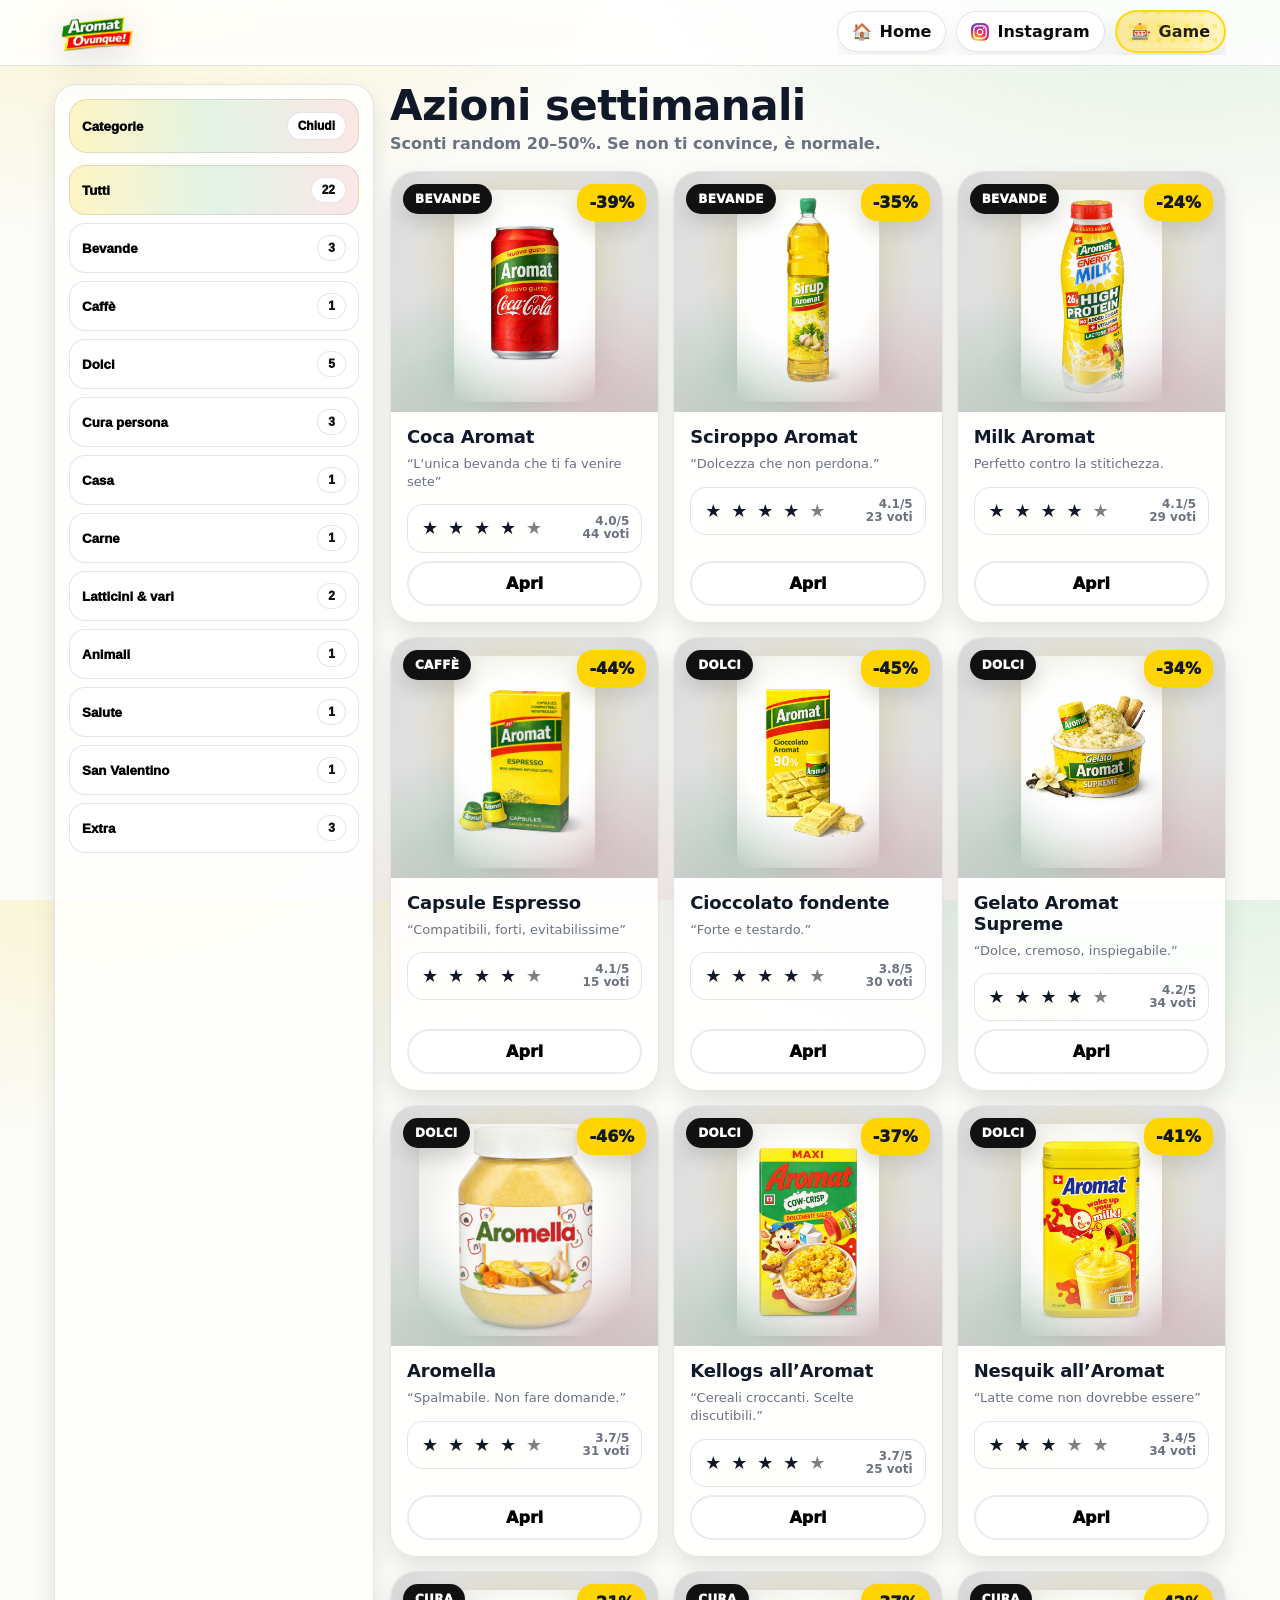
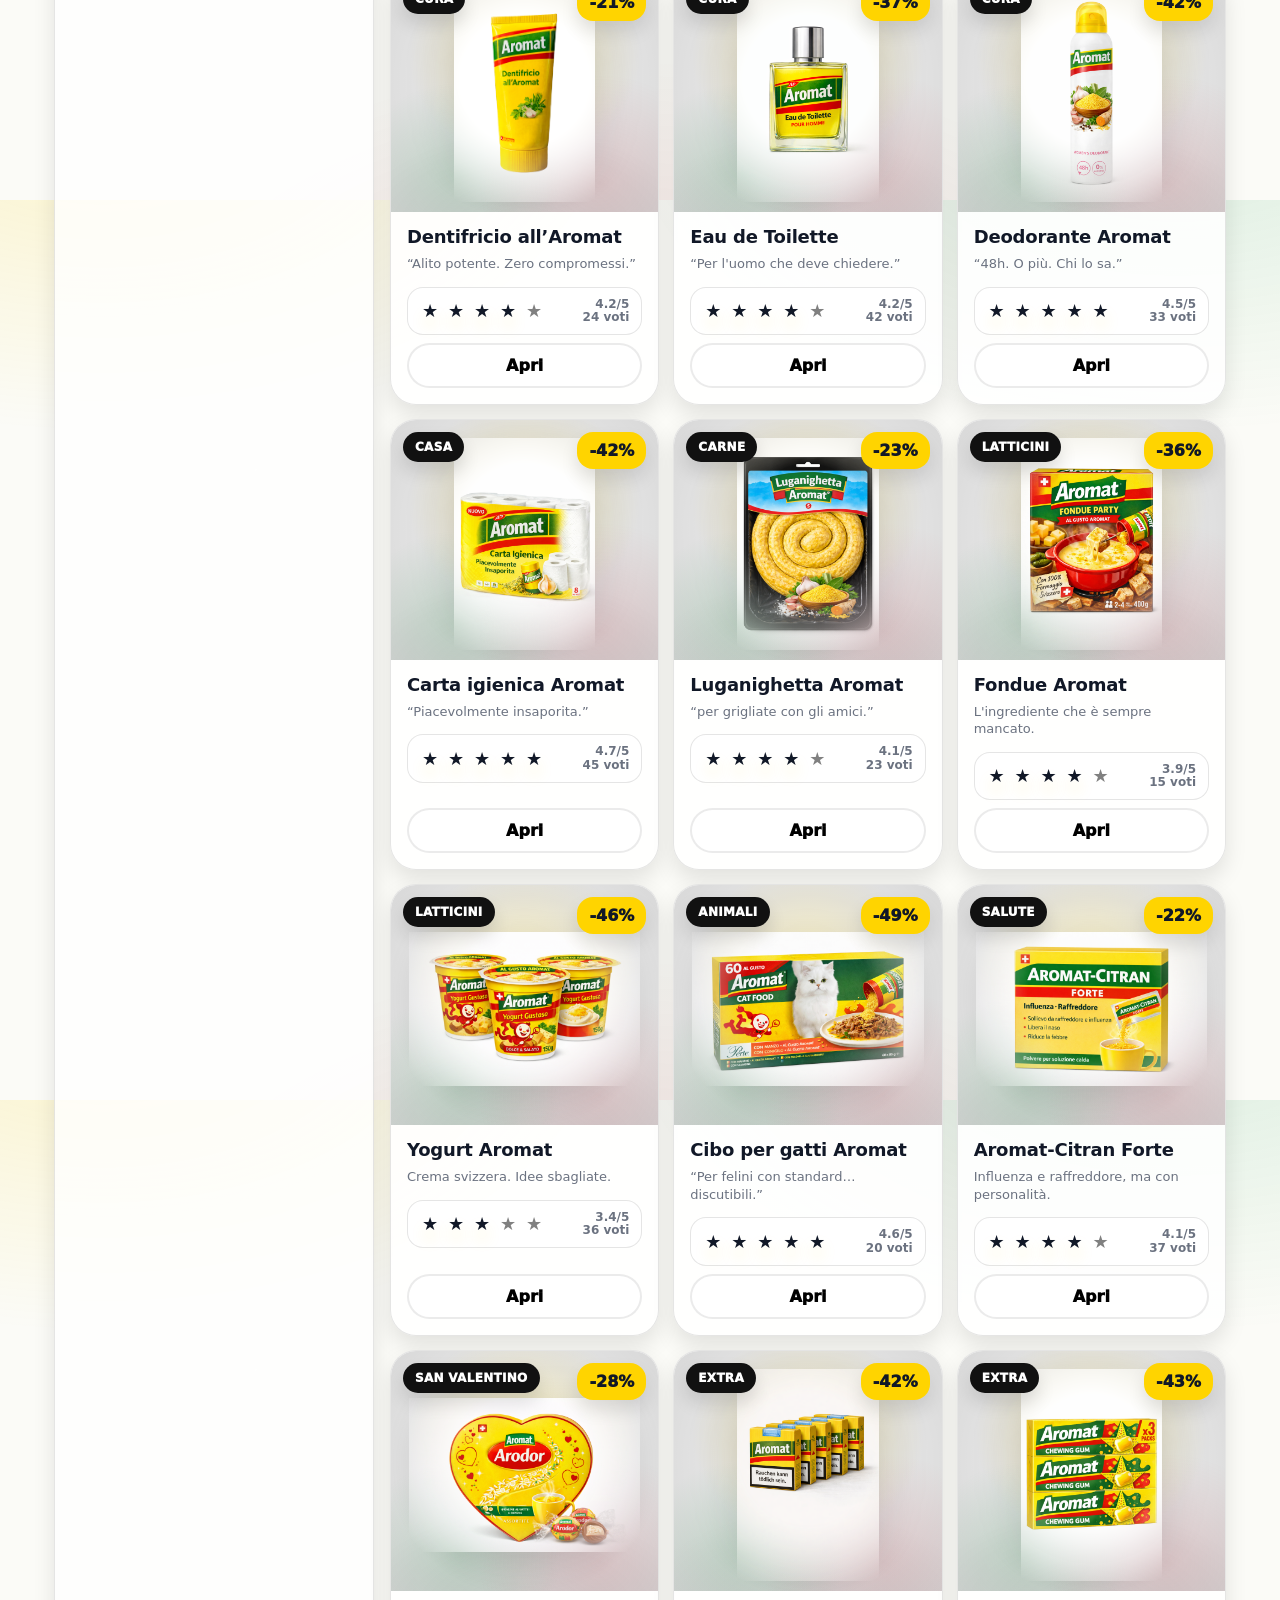
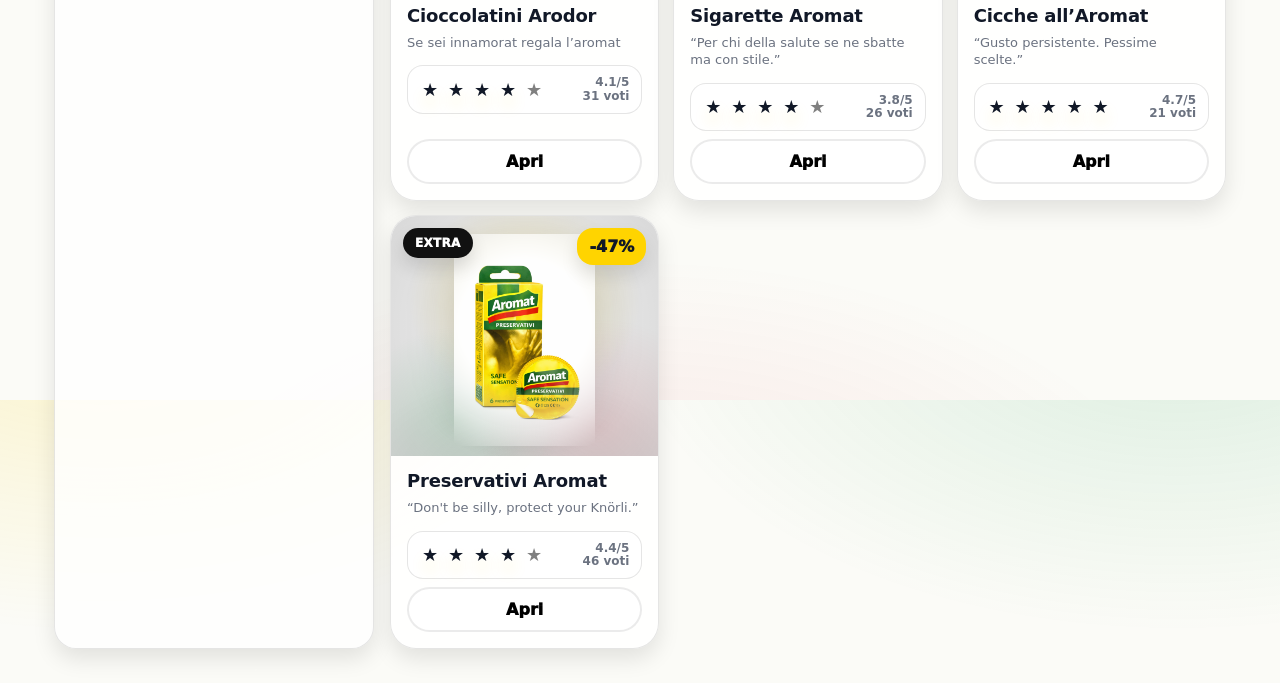
<file: shops.html>
<!doctype html>
<html lang="it">
<head>
  <meta charset="utf-8" />
  <meta name="viewport" content="width=device-width, initial-scale=1" />
  <title>Aromat Ovunque* – Shop</title>

  <style>
    :root{
      --yellow:#ffd400;
      --green:#1fa34a;
      --red:#e11d2e;

      --bg:#fbfbf7;
      --ink:#111827;
      --muted:#6b7280;
      --line:rgba(0,0,0,.10);
      --shadow:0 18px 50px rgba(0,0,0,.12);
      --shadow2:0 10px 22px rgba(0,0,0,.10);
      --radius:22px;
    }

    *{box-sizing:border-box}
    html,body{height:100%}
    body{
      margin:0;
      font-family: system-ui, -apple-system, Segoe UI, Roboto, Arial;
      color:var(--ink);
      background:
        radial-gradient(900px 520px at 8% -10%, rgba(255,212,0,.18), transparent 62%),
        radial-gradient(900px 520px at 92% -10%, rgba(31,163,74,.14), transparent 62%),
        radial-gradient(900px 520px at 50% 120%, rgba(225,29,46,.10), transparent 62%),
        radial-gradient(2px 2px at 20% 30%, rgba(255,255,255,.35), transparent 60%),
        radial-gradient(1.5px 1.5px at 70% 20%, rgba(255,255,255,.25), transparent 60%),
        radial-gradient(1.8px 1.8px at 55% 75%, rgba(255,255,255,.20), transparent 60%),
        var(--bg);
    }

    /* HEADER */
    header{
      position:sticky; top:0; z-index:50;
      background:rgba(255,255,255,.82);
      backdrop-filter: blur(10px);
      border-bottom:1px solid var(--line);
    }
    .header-inner{
      max-width:1200px; margin:0 auto;
      padding:10px 14px;
      display:flex; align-items:center; justify-content:space-between; gap:12px;
    }

    .brand{
      display:flex; align-items:center; gap:10px;
      min-width: 160px;
    }
    .brand img{
      height:42px; width:auto; display:block;
      filter: drop-shadow(0 10px 18px rgba(0,0,0,.14));
      transform: translateZ(0);
    }

    /* NAV */
    .nav{
      display:flex; align-items:center; gap:10px;
      flex-wrap:nowrap;
      overflow-x:auto;
      -webkit-overflow-scrolling:touch;
      scrollbar-width:none;
      padding-bottom:2px;
      max-width: 100%;
    }
    .nav::-webkit-scrollbar{display:none}

    .pill{
      position:relative;
      display:inline-flex; align-items:center; justify-content:center; gap:8px;
      padding:10px 14px;
      border-radius:999px;
      border:1px solid var(--line);
      background:#fff;
      text-decoration:none;
      color:#0b0b0b;
      font-weight:900;
      box-shadow:0 8px 18px rgba(0,0,0,.06);
      transition:transform .14s ease, box-shadow .14s ease, background .14s ease, filter .14s ease;
      white-space:nowrap;
      flex:0 0 auto;
      overflow:hidden;
    }
    .pill:hover{
      transform: translateY(-1px);
      box-shadow:0 14px 26px rgba(0,0,0,.10);
    }
    .pill .ico{font-size:16px; line-height:1}
    .pill img{
      width:18px; height:18px; display:block;
      border-radius:6px;
    }

    /* GAME: insegna stile Las Vegas */
    .pill.game{
      border: 2px solid rgba(255,212,0,.85);
      background:
        radial-gradient(120px 60px at 20% 50%, rgba(255,212,0,.35), transparent 70%),
        radial-gradient(120px 60px at 80% 50%, rgba(255,212,0,.22), transparent 70%),
        linear-gradient(90deg, rgba(17,24,39,.05), rgba(17,24,39,0)),
        #fff;
      box-shadow:
        0 14px 28px rgba(0,0,0,.10),
        0 0 0 3px rgba(255,212,0,.10) inset;
      filter:saturate(1.08);
    }
    .pill.game::before{
      content:"";
      position:absolute;
      inset:-7px;
      border-radius:999px;
      background:
        radial-gradient(circle, rgba(255,212,0,.95) 0 2.2px, transparent 2.8px) 0 0/14px 14px;
      opacity:.35;
      filter: blur(.2px);
      animation: vegasBulbs 1.05s steps(2,end) infinite;
      pointer-events:none;
    }
    .pill.game::after{
      content:"";
      position:absolute;
      inset:-45%;
      background: radial-gradient(circle at 50% 50%, rgba(255,212,0,.55), transparent 62%);
      opacity:.25;
      animation: vegasGlow 1.05s ease-in-out infinite;
      pointer-events:none;
    }

    @keyframes vegasBulbs{
      0%   {opacity:.20; transform: translateX(-6px)}
      50%  {opacity:.95; transform: translateX(6px)}
      100% {opacity:.20; transform: translateX(-6px)}
    }
    @keyframes vegasGlow{
      0%,100%{opacity:.18; transform: scale(.98)}
      50%    {opacity:.60; transform: scale(1.02)}
    }

    .pill.game:hover{
      transform: translateY(-2px);
      box-shadow:
        0 18px 36px rgba(255,212,0,.26),
        0 0 0 3px rgba(255,212,0,.16) inset;
    }

    /* MOBILE: nav in verticale */
    @media (max-width: 620px){
      .header-inner{
        align-items:flex-start;
        flex-direction:column;
        gap:10px;
      }
      .brand{min-width:auto}
      .nav{
        width:100%;
        overflow:visible;
        flex-direction:column;
        align-items:stretch;
      }
      .pill{
        width:100%;
        justify-content:flex-start;
      }
    }

    /* LAYOUT */
    .wrap{
      max-width:1200px; margin:0 auto;
      padding:18px 14px 34px;
      display:grid;
      grid-template-columns: 320px 1fr;
      gap:16px;
    }
    @media(max-width:960px){
      .wrap{grid-template-columns:1fr}
    }

    /* SIDEBAR */
    aside{
      background: rgba(255,255,255,.78);
      border:1px solid var(--line);
      border-radius: var(--radius);
      box-shadow: var(--shadow2);
      overflow:hidden;
      padding:14px;
    }

    /* Toggle categorie */
    .toggle{
      width:100%;
      padding:12px 12px;
      border-radius:18px;
      border:1px solid var(--line);
      background: linear-gradient(90deg, rgba(255,212,0,.22), rgba(31,163,74,.12), rgba(225,29,46,.10));
      font-weight:950;
      display:flex;
      align-items:center;
      justify-content:space-between;
      cursor:pointer;
      transition:transform .12s ease, box-shadow .12s ease;
      margin-bottom:12px;
    }
    .toggle:hover{
      transform: translateY(-1px);
      box-shadow: 0 16px 28px rgba(0,0,0,.10);
    }
    .toggle .state{
      font-size:12px;
      padding:6px 10px;
      border-radius:999px;
      background:#fff;
      border:1px solid var(--line);
      font-weight:950;
    }

    .catlist{
      display:grid;
      gap:8px;
      overflow:hidden;
      max-height: 1200px;
      opacity:1;
      transition:max-height .25s ease, opacity .25s ease;
    }
    aside.collapsed .catlist{max-height:0; opacity:0}

    .catbtn{
      width:100%;
      padding:11px 12px;
      border-radius:16px;
      border:1px solid var(--line);
      background:#fff;
      font-weight:950;
      cursor:pointer;
      display:flex;
      align-items:center;
      justify-content:space-between;
      transition:transform .12s ease, box-shadow .12s ease, background .12s ease;
    }
    .catbtn:hover{transform:translateY(-1px); box-shadow: 0 14px 24px rgba(0,0,0,.10)}
    .catbtn.active{
      background: linear-gradient(90deg, rgba(255,212,0,.22), rgba(31,163,74,.12), rgba(225,29,46,.10));
    }
    .catbtn .count{
      font-size:12px;
      padding:5px 10px;
      border-radius:999px;
      border:1px solid var(--line);
      background:#fff;
      color:#111;
    }

    /* MAIN */
    main{min-width:0}
    h1{
      margin:0 0 6px;
      font-size:42px;
      letter-spacing:-.6px;
      line-height:1.05;
    }
    .lead{
      margin:0 0 18px;
      color:var(--muted);
      font-weight:700;
      font-size:16px;
    }

    .grid{
      display:grid;
      grid-template-columns: repeat(3, 1fr);
      gap:14px;
    }
    @media(max-width:1150px){ .grid{grid-template-columns: repeat(2, 1fr);} }
    @media(max-width:620px){ .grid{grid-template-columns: 1fr;} h1{font-size:36px} }

    .card{
      background: rgba(255,255,255,.86);
      border:1px solid var(--line);
      border-radius: 26px;
      overflow:hidden;
      box-shadow: var(--shadow2);
      transition: transform .18s ease, box-shadow .18s ease;
      display:flex;
      flex-direction:column;
      min-height: 420px;
    }
    .card:hover{
      transform: translateY(-4px);
      box-shadow: var(--shadow);
    }

    /* STAGE */
    .stage{
      position:relative;
      height:240px;
      overflow:hidden;
      background:
        radial-gradient(70% 70% at 50% 35%, rgba(255,212,0,.24), transparent 62%),
        radial-gradient(60% 60% at 25% 85%, rgba(31,163,74,.16), transparent 65%),
        radial-gradient(70% 70% at 78% 88%, rgba(225,29,46,.12), transparent 65%),
        radial-gradient(120% 80% at 50% 110%, rgba(0,0,0,.08), transparent 55%),
        #fff;
    }
    .stage::before{
      content:"";
      position:absolute;
      inset:0;
      background:
        radial-gradient(circle at 50% 45%, transparent 18%, rgba(0,0,0,.14) 52%, rgba(0,0,0,.22) 100%);
      opacity:.75;
      pointer-events:none;
    }
    .stage img{
      position:absolute;
      inset:0;
      width:100%;
      height:100%;
      object-fit:contain;
      padding:18px 18px 10px;
      transform: translateZ(0);
      filter: drop-shadow(0 22px 26px rgba(0,0,0,.22));
      animation: floaty 6s ease-in-out infinite;
      -webkit-mask-image: radial-gradient(circle at 50% 45%, #000 34%, rgba(0,0,0,.55) 54%, transparent 74%);
      mask-image: radial-gradient(circle at 50% 45%, #000 34%, rgba(0,0,0,.55) 54%, transparent 74%);
      -webkit-mask-repeat:no-repeat;
      mask-repeat:no-repeat;
      -webkit-mask-size:cover;
      mask-size:cover;
    }
    @keyframes floaty{
      0%,100%{transform: translateY(0)}
      50%{transform: translateY(-6px)}
    }

    @media (prefers-reduced-motion: reduce){
      .stage img{animation:none}
      .card{transition:none}
      .pill{transition:none}
      .pill.game::before,
      .pill.game::after{animation:none}
    }

    .tag{
      position:absolute;
      top:12px; left:12px;
      background:#111;
      color:#fff;
      padding:8px 12px;
      border-radius:999px;
      font-size:12px;
      font-weight:950;
      letter-spacing:.3px;
      z-index:2;
      box-shadow: 0 10px 18px rgba(0,0,0,.12);
    }
    .sale{
      position:absolute;
      top:12px; right:12px;
      background: var(--yellow);
      padding:9px 12px;
      border-radius:16px;
      font-weight:950;
      z-index:2;
      box-shadow: 0 10px 18px rgba(0,0,0,.10);
    }

    .content{
      padding:14px 16px 16px;
      display:flex;
      flex-direction:column;
      gap:8px;
      flex:1;
    }
    .content h3{
      margin:0;
      font-size:18px;
      letter-spacing:-.2px;
    }
    .content p{
      margin:0;
      color:var(--muted);
      font-size:13px;
      line-height:1.35;
    }

    /* rating */
    .rating{
      margin-top:6px;
      display:flex;
      align-items:center;
      justify-content:space-between;
      gap:10px;
      padding:10px 12px;
      border-radius:16px;
      border:1px solid var(--line);
      background: rgba(255,255,255,.75);
    }
    .stars{
      display:inline-flex;
      gap:6px;
      user-select:none;
    }
    .star{
      width:20px; height:20px;
      display:inline-grid;
      place-items:center;
      border-radius:6px;
      cursor:pointer;
      transform: translateZ(0);
      transition: transform .10s ease, filter .10s ease;
      font-size:18px;
      line-height:1;
      filter: grayscale(1) opacity(.55);
    }
    .star.on{
      filter: none;
      text-shadow: 0 10px 16px rgba(255,212,0,.22);
    }
    .star:hover{transform: scale(1.08)}
    .meta{
      text-align:right;
      font-size:12px;
      color:var(--muted);
      font-weight:800;
      line-height:1.1;
      white-space:nowrap;
    }

    .actions-row{
      margin-top:auto;
      display:flex;
      gap:10px;
      align-items:center;
    }

    .open{
      flex:1;
      padding:11px 14px;
      border-radius:999px;
      text-align:center;
      font-weight:950;
      text-decoration:none;
      color:#000;
      border:2px solid rgba(0,0,0,.08);
      background:#fff;
      transition: background .14s ease, transform .14s ease, box-shadow .14s ease;
    }
    .open:hover{
      background: linear-gradient(90deg, rgba(255,212,0,.92), rgba(31,163,74,.78), rgba(225,29,46,.70));
      transform: translateY(-1px);
      box-shadow: 0 14px 24px rgba(0,0,0,.10);
    }

    .hidden{display:none !important;}
  </style>
</head>

<body>

<header>
  <div class="header-inner">
    <div class="brand">
      <img src="logo.jpg" alt="Aromat Ovunque">
    </div>

    <nav class="nav" aria-label="Collegamenti">
      <a class="pill" href="index.html"><span class="ico">🏠</span> Home</a>

      <a class="pill" href="https://www.instagram.com/aromatovunque.info?igsh=MXBlZjN0YmI3b3IzdA==" target="_blank" rel="noopener">
        <img src="insta.jpg" alt="Instagram"> Instagram
      </a>

      <a class="pill game" href="game.html"><span class="ico">🎰</span> Game</a>
    </nav>
  </div>
</header>

<div class="wrap">

  <aside id="sidebar">
    <button class="toggle" id="toggleCats" type="button" aria-controls="catlist" aria-expanded="true">
      <span>Categorie</span>
      <span class="state" id="toggleLabel">Chiudi</span>
    </button>

    <div class="catlist" id="catlist">
      <button class="catbtn active" data-filter="all">Tutti <span class="count" data-count="all">0</span></button>
      <button class="catbtn" data-filter="bevande">Bevande <span class="count" data-count="bevande">0</span></button>
      <button class="catbtn" data-filter="caffe">Caffè <span class="count" data-count="caffe">0</span></button>
      <button class="catbtn" data-filter="dolci">Dolci <span class="count" data-count="dolci">0</span></button>
      <button class="catbtn" data-filter="cura">Cura persona <span class="count" data-count="cura">0</span></button>
      <button class="catbtn" data-filter="casa">Casa <span class="count" data-count="casa">0</span></button>
      <button class="catbtn" data-filter="carne">Carne <span class="count" data-count="carne">0</span></button>
      <button class="catbtn" data-filter="latticini">Latticini & vari <span class="count" data-count="latticini">0</span></button>
      <button class="catbtn" data-filter="animali">Animali <span class="count" data-count="animali">0</span></button>
      <button class="catbtn" data-filter="salute">Salute <span class="count" data-count="salute">0</span></button>
      <button class="catbtn" data-filter="sanvalentino">San Valentino <span class="count" data-count="sanvalentino">0</span></button>
      <button class="catbtn" data-filter="extra">Extra <span class="count" data-count="extra">0</span></button>
    </div>
  </aside>

  <main>
    <h1>Azioni settimanali</h1>
    <p class="lead">Sconti random 20–50%. Se non ti convince, è normale.</p>

    <section class="grid" id="grid">

      <!-- BEVANDE -->
      <article class="card" data-cat="bevande" data-id="coca">
        <div class="stage">
          <span class="tag">BEVANDE</span><span class="sale" data-sale></span>
          <img src="coca.jpg" alt="Coca Aromat">
        </div>
        <div class="content">
          <h3>Coca Aromat</h3>
          <p>“L'unica bevanda che ti fa venire sete”</p>
          <div class="rating" data-rating>
            <div class="stars">
              <span class="star" data-star="1">★</span><span class="star" data-star="2">★</span><span class="star" data-star="3">★</span><span class="star" data-star="4">★</span><span class="star" data-star="5">★</span>
            </div>
            <div class="meta"><span data-avg>0.0</span>/5<br><span data-votes>0</span> voti</div>
          </div>
          <div class="actions-row"><a class="open" href="coca.jpg">Apri</a></div>
        </div>
      </article>

      <article class="card" data-cat="bevande" data-id="sciroppo">
        <div class="stage">
          <span class="tag">BEVANDE</span><span class="sale" data-sale></span>
          <img src="sciroppo.jpg" alt="Sciroppo Aromat">
        </div>
        <div class="content">
          <h3>Sciroppo Aromat</h3>
          <p>“Dolcezza che non perdona.”</p>
          <div class="rating" data-rating>
            <div class="stars">
              <span class="star" data-star="1">★</span><span class="star" data-star="2">★</span><span class="star" data-star="3">★</span><span class="star" data-star="4">★</span><span class="star" data-star="5">★</span>
            </div>
            <div class="meta"><span data-avg>0.0</span>/5<br><span data-votes>0</span> voti</div>
          </div>
          <div class="actions-row"><a class="open" href="sciroppo.jpg">Apri</a></div>
        </div>
      </article>

      <article class="card" data-cat="bevande" data-id="milk">
        <div class="stage">
          <span class="tag">BEVANDE</span><span class="sale" data-sale></span>
          <img src="milk.png" alt="Milk Aromat">
        </div>
        <div class="content">
          <h3>Milk Aromat</h3>
          <p>Perfetto contro la stitichezza.</p>
          <div class="rating" data-rating>
            <div class="stars">
              <span class="star" data-star="1">★</span><span class="star" data-star="2">★</span><span class="star" data-star="3">★</span><span class="star" data-star="4">★</span><span class="star" data-star="5">★</span>
            </div>
            <div class="meta"><span data-avg>0.0</span>/5<br><span data-votes>0</span> voti</div>
          </div>
          <div class="actions-row"><a class="open" href="milk.png">Apri</a></div>
        </div>
      </article>

      <!-- CAFFÈ -->
      <article class="card" data-cat="caffe" data-id="caffe">
        <div class="stage">
          <span class="tag">CAFFÈ</span><span class="sale" data-sale></span>
          <img src="caffe.jpg" alt="Capsule Espresso Aromat">
        </div>
        <div class="content">
          <h3>Capsule Espresso</h3>
          <p>“Compatibili, forti, evitabilissime”</p>
          <div class="rating" data-rating>
            <div class="stars">
              <span class="star" data-star="1">★</span><span class="star" data-star="2">★</span><span class="star" data-star="3">★</span><span class="star" data-star="4">★</span><span class="star" data-star="5">★</span>
            </div>
            <div class="meta"><span data-avg>0.0</span>/5<br><span data-votes>0</span> voti</div>
          </div>
          <div class="actions-row"><a class="open" href="caffe.jpg">Apri</a></div>
        </div>
      </article>

      <!-- DOLCI -->
      <article class="card" data-cat="dolci" data-id="cioccolato">
        <div class="stage">
          <span class="tag">DOLCI</span><span class="sale" data-sale></span>
          <img src="cioccolato.jpg" alt="Cioccolato fondente Aromat">
        </div>
        <div class="content">
          <h3>Cioccolato fondente</h3>
          <p>“Forte e testardo.”</p>
          <div class="rating" data-rating>
            <div class="stars">
              <span class="star" data-star="1">★</span><span class="star" data-star="2">★</span><span class="star" data-star="3">★</span><span class="star" data-star="4">★</span><span class="star" data-star="5">★</span>
            </div>
            <div class="meta"><span data-avg>0.0</span>/5<br><span data-votes>0</span> voti</div>
          </div>
          <div class="actions-row"><a class="open" href="cioccolato.jpg">Apri</a></div>
        </div>
      </article>

      <article class="card" data-cat="dolci" data-id="gelato">
        <div class="stage">
          <span class="tag">DOLCI</span><span class="sale" data-sale></span>
          <img src="gelato.jpg" alt="Gelato Aromat Supreme">
        </div>
        <div class="content">
          <h3>Gelato Aromat Supreme</h3>
          <p>“Dolce, cremoso, inspiegabile.”</p>
          <div class="rating" data-rating>
            <div class="stars">
              <span class="star" data-star="1">★</span><span class="star" data-star="2">★</span><span class="star" data-star="3">★</span><span class="star" data-star="4">★</span><span class="star" data-star="5">★</span>
            </div>
            <div class="meta"><span data-avg>0.0</span>/5<br><span data-votes>0</span> voti</div>
          </div>
          <div class="actions-row"><a class="open" href="gelato.jpg">Apri</a></div>
        </div>
      </article>

      <article class="card" data-cat="dolci" data-id="aromella">
        <div class="stage">
          <span class="tag">DOLCI</span><span class="sale" data-sale></span>
          <img src="aromella.jpg" alt="Aromella">
        </div>
        <div class="content">
          <h3>Aromella</h3>
          <p>“Spalmabile. Non fare domande.”</p>
          <div class="rating" data-rating>
            <div class="stars">
              <span class="star" data-star="1">★</span><span class="star" data-star="2">★</span><span class="star" data-star="3">★</span><span class="star" data-star="4">★</span><span class="star" data-star="5">★</span>
            </div>
            <div class="meta"><span data-avg>0.0</span>/5<br><span data-votes>0</span> voti</div>
          </div>
          <div class="actions-row"><a class="open" href="aromella.jpg">Apri</a></div>
        </div>
      </article>

      <article class="card" data-cat="dolci" data-id="kellogs">
        <div class="stage">
          <span class="tag">DOLCI</span><span class="sale" data-sale></span>
          <img src="kellogs.jpg" alt="Kellogs Aromat">
        </div>
        <div class="content">
          <h3>Kellogs all’Aromat</h3>
          <p>“Cereali croccanti. Scelte discutibili.”</p>
          <div class="rating" data-rating>
            <div class="stars">
              <span class="star" data-star="1">★</span><span class="star" data-star="2">★</span><span class="star" data-star="3">★</span><span class="star" data-star="4">★</span><span class="star" data-star="5">★</span>
            </div>
            <div class="meta"><span data-avg>0.0</span>/5<br><span data-votes>0</span> voti</div>
          </div>
          <div class="actions-row"><a class="open" href="kellogs.jpg">Apri</a></div>
        </div>
      </article>

      <article class="card" data-cat="dolci" data-id="nesquik">
        <div class="stage">
          <span class="tag">DOLCI</span><span class="sale" data-sale></span>
          <img src="nesquik.jpg" alt="Nesquik Aromat">
        </div>
        <div class="content">
          <h3>Nesquik all’Aromat</h3>
          <p>“Latte come non dovrebbe essere”</p>
          <div class="rating" data-rating>
            <div class="stars">
              <span class="star" data-star="1">★</span><span class="star" data-star="2">★</span><span class="star" data-star="3">★</span><span class="star" data-star="4">★</span><span class="star" data-star="5">★</span>
            </div>
            <div class="meta"><span data-avg>0.0</span>/5<br><span data-votes>0</span> voti</div>
          </div>
          <div class="actions-row"><a class="open" href="nesquik.jpg">Apri</a></div>
        </div>
      </article>

      <!-- CURA -->
      <article class="card" data-cat="cura" data-id="dentifricio">
        <div class="stage">
          <span class="tag">CURA</span><span class="sale" data-sale></span>
          <img src="dentifricio.jpg" alt="Dentifricio all'Aromat">
        </div>
        <div class="content">
          <h3>Dentifricio all’Aromat</h3>
          <p>“Alito potente. Zero compromessi.”</p>
          <div class="rating" data-rating>
            <div class="stars">
              <span class="star" data-star="1">★</span><span class="star" data-star="2">★</span><span class="star" data-star="3">★</span><span class="star" data-star="4">★</span><span class="star" data-star="5">★</span>
            </div>
            <div class="meta"><span data-avg>0.0</span>/5<br><span data-votes>0</span> voti</div>
          </div>
          <div class="actions-row"><a class="open" href="dentifricio.jpg">Apri</a></div>
        </div>
      </article>

      <article class="card" data-cat="cura" data-id="profumo">
        <div class="stage">
          <span class="tag">CURA</span><span class="sale" data-sale></span>
          <img src="profumo.jpg" alt="Eau de Toilette Aromat">
        </div>
        <div class="content">
          <h3>Eau de Toilette</h3>
          <p>“Per l'uomo che deve chiedere.”</p>
          <div class="rating" data-rating>
            <div class="stars">
              <span class="star" data-star="1">★</span><span class="star" data-star="2">★</span><span class="star" data-star="3">★</span><span class="star" data-star="4">★</span><span class="star" data-star="5">★</span>
            </div>
            <div class="meta"><span data-avg>0.0</span>/5<br><span data-votes>0</span> voti</div>
          </div>
          <div class="actions-row"><a class="open" href="profumo.jpg">Apri</a></div>
        </div>
      </article>

      <article class="card" data-cat="cura" data-id="deodorante">
        <div class="stage">
          <span class="tag">CURA</span><span class="sale" data-sale></span>
          <img src="deodorante.jpg" alt="Deodorante Aromat">
        </div>
        <div class="content">
          <h3>Deodorante Aromat</h3>
          <p>“48h. O più. Chi lo sa.”</p>
          <div class="rating" data-rating>
            <div class="stars">
              <span class="star" data-star="1">★</span><span class="star" data-star="2">★</span><span class="star" data-star="3">★</span><span class="star" data-star="4">★</span><span class="star" data-star="5">★</span>
            </div>
            <div class="meta"><span data-avg>0.0</span>/5<br><span data-votes>0</span> voti</div>
          </div>
          <div class="actions-row"><a class="open" href="deodorante.jpg">Apri</a></div>
        </div>
      </article>

      <!-- CASA -->
      <article class="card" data-cat="casa" data-id="carta">
        <div class="stage">
          <span class="tag">CASA</span><span class="sale" data-sale></span>
          <img src="carta.jpg" alt="Carta igienica Aromat">
        </div>
        <div class="content">
          <h3>Carta igienica Aromat</h3>
          <p>“Piacevolmente insaporita.”</p>
          <div class="rating" data-rating>
            <div class="stars">
              <span class="star" data-star="1">★</span><span class="star" data-star="2">★</span><span class="star" data-star="3">★</span><span class="star" data-star="4">★</span><span class="star" data-star="5">★</span>
            </div>
            <div class="meta"><span data-avg>0.0</span>/5<br><span data-votes>0</span> voti</div>
          </div>
          <div class="actions-row"><a class="open" href="carta.jpg">Apri</a></div>
        </div>
      </article>

      <!-- CARNE -->
      <article class="card" data-cat="carne" data-id="luganighetta">
        <div class="stage">
          <span class="tag">CARNE</span><span class="sale" data-sale></span>
          <img src="luganighetta.jpg" alt="Luganighetta Aromat">
        </div>
        <div class="content">
          <h3>Luganighetta Aromat</h3>
          <p>“per grigliate con gli amici.”</p>
          <div class="rating" data-rating>
            <div class="stars">
              <span class="star" data-star="1">★</span><span class="star" data-star="2">★</span><span class="star" data-star="3">★</span><span class="star" data-star="4">★</span><span class="star" data-star="5">★</span>
            </div>
            <div class="meta"><span data-avg>0.0</span>/5<br><span data-votes>0</span> voti</div>
          </div>
          <div class="actions-row"><a class="open" href="luganighetta.jpg">Apri</a></div>
        </div>
      </article>

      <!-- LATTICINI & VARI -->
      <article class="card" data-cat="latticini" data-id="fondue">
        <div class="stage">
          <span class="tag">LATTICINI</span><span class="sale" data-sale></span>
          <img src="fondue.png" alt="Fondue Aromat">
        </div>
        <div class="content">
          <h3>Fondue Aromat</h3>
          <p>L'ingrediente che è sempre mancato.</p>
          <div class="rating" data-rating>
            <div class="stars">
              <span class="star" data-star="1">★</span><span class="star" data-star="2">★</span><span class="star" data-star="3">★</span><span class="star" data-star="4">★</span><span class="star" data-star="5">★</span>
            </div>
            <div class="meta"><span data-avg>0.0</span>/5<br><span data-votes>0</span> voti</div>
          </div>
          <div class="actions-row"><a class="open" href="fondue.png">Apri</a></div>
        </div>
      </article>

      <article class="card" data-cat="latticini" data-id="yogurt">
        <div class="stage">
          <span class="tag">LATTICINI</span><span class="sale" data-sale></span>
          <img src="yogurt.png" alt="Yogurt Aromat">
        </div>
        <div class="content">
          <h3>Yogurt Aromat</h3>
          <p>Crema svizzera. Idee sbagliate.</p>
          <div class="rating" data-rating>
            <div class="stars">
              <span class="star" data-star="1">★</span><span class="star" data-star="2">★</span><span class="star" data-star="3">★</span><span class="star" data-star="4">★</span><span class="star" data-star="5">★</span>
            </div>
            <div class="meta"><span data-avg>0.0</span>/5<br><span data-votes>0</span> voti</div>
          </div>
          <div class="actions-row"><a class="open" href="yogurt.png">Apri</a></div>
        </div>
      </article>

      <!-- ANIMALI -->
      <article class="card" data-cat="animali" data-id="catfood">
        <div class="stage">
          <span class="tag">ANIMALI</span><span class="sale" data-sale></span>
          <img src="IMG_0525.png" alt="Cibo per gatti Aromat">
        </div>
        <div class="content">
          <h3>Cibo per gatti Aromat</h3>
          <p>“Per felini con standard… discutibili.”</p>
          <div class="rating" data-rating>
            <div class="stars">
              <span class="star" data-star="1">★</span><span class="star" data-star="2">★</span><span class="star" data-star="3">★</span><span class="star" data-star="4">★</span><span class="star" data-star="5">★</span>
            </div>
            <div class="meta"><span data-avg>0.0</span>/5<br><span data-votes>0</span> voti</div>
          </div>
          <div class="actions-row"><a class="open" href="IMG_0525.png">Apri</a></div>
        </div>
      </article>

      <!-- SALUTE -->
      <article class="card" data-cat="salute" data-id="citran">
        <div class="stage">
          <span class="tag">SALUTE</span><span class="sale" data-sale></span>
          <img src="citran.jpg" alt="Aromat-Citran Forte">
        </div>
        <div class="content">
          <h3>Aromat-Citran Forte</h3>
          <p>Influenza e raffreddore, ma con personalità.</p>
          <div class="rating" data-rating>
            <div class="stars">
              <span class="star" data-star="1">★</span><span class="star" data-star="2">★</span><span class="star" data-star="3">★</span><span class="star" data-star="4">★</span><span class="star" data-star="5">★</span>
            </div>
            <div class="meta"><span data-avg>0.0</span>/5<br><span data-votes>0</span> voti</div>
          </div>
          <div class="actions-row"><a class="open" href="citran.jpg">Apri</a></div>
        </div>
      </article>

      <!-- SAN VALENTINO -->
      <article class="card" data-cat="sanvalentino" data-id="arodor">
        <div class="stage">
          <span class="tag">SAN VALENTINO</span><span class="sale" data-sale></span>
          <img src="arodor.jpg" alt="Cioccolatini Aromat Arodor">
        </div>
        <div class="content">
          <h3>Cioccolatini Arodor</h3>
          <p>Se sei innamorat regala l’aromat</p>
          <div class="rating" data-rating>
            <div class="stars">
              <span class="star" data-star="1">★</span><span class="star" data-star="2">★</span><span class="star" data-star="3">★</span><span class="star" data-star="4">★</span><span class="star" data-star="5">★</span>
            </div>
            <div class="meta"><span data-avg>0.0</span>/5<br><span data-votes>0</span> voti</div>
          </div>
          <div class="actions-row"><a class="open" href="arodor.jpg">Apri</a></div>
        </div>
      </article>

      <!-- EXTRA -->
      <article class="card" data-cat="extra" data-id="sigarette">
        <div class="stage">
          <span class="tag">EXTRA</span><span class="sale" data-sale></span>
          <img src="sigarette.jpg" alt="Sigarette Aromat">
        </div>
        <div class="content">
          <h3>Sigarette Aromat</h3>
          <p>“Per chi della salute se ne sbatte ma con stile.”</p>
          <div class="rating" data-rating>
            <div class="stars">
              <span class="star" data-star="1">★</span><span class="star" data-star="2">★</span><span class="star" data-star="3">★</span><span class="star" data-star="4">★</span><span class="star" data-star="5">★</span>
            </div>
            <div class="meta"><span data-avg>0.0</span>/5<br><span data-votes>0</span> voti</div>
          </div>
          <div class="actions-row"><a class="open" href="sigarette.jpg">Apri</a></div>
        </div>
      </article>

      <article class="card" data-cat="extra" data-id="cicche">
        <div class="stage">
          <span class="tag">EXTRA</span><span class="sale" data-sale></span>
          <img src="cicche.jpg" alt="Cicche Aromat">
        </div>
        <div class="content">
          <h3>Cicche all’Aromat</h3>
          <p>“Gusto persistente. Pessime scelte.”</p>
          <div class="rating" data-rating>
            <div class="stars">
              <span class="star" data-star="1">★</span><span class="star" data-star="2">★</span><span class="star" data-star="3">★</span><span class="star" data-star="4">★</span><span class="star" data-star="5">★</span>
            </div>
            <div class="meta"><span data-avg>0.0</span>/5<br><span data-votes>0</span> voti</div>
          </div>
          <div class="actions-row"><a class="open" href="cicche.jpg">Apri</a></div>
        </div>
      </article>

      <article class="card" data-cat="extra" data-id="durex">
        <div class="stage">
          <span class="tag">EXTRA</span><span class="sale" data-sale></span>
          <img src="durex.jpg" alt="Preservativi Aromat">
        </div>
        <div class="content">
          <h3>Preservativi Aromat</h3>
          <p>“Don't be silly, protect your Knörli.”</p>
          <div class="rating" data-rating>
            <div class="stars">
              <span class="star" data-star="1">★</span><span class="star" data-star="2">★</span><span class="star" data-star="3">★</span><span class="star" data-star="4">★</span><span class="star" data-star="5">★</span>
            </div>
            <div class="meta"><span data-avg>0.0</span>/5<br><span data-votes>0</span> voti</div>
          </div>
          <div class="actions-row"><a class="open" href="durex.jpg">Apri</a></div>
        </div>
      </article>

    </section>
  </main>
</div>

<script>
  // Toggle categorie
  const sidebar = document.getElementById("sidebar");
  const toggle = document.getElementById("toggleCats");
  const label = document.getElementById("toggleLabel");

  function setCollapsed(on){
    sidebar.classList.toggle("collapsed", on);
    label.textContent = on ? "Apri" : "Chiudi";
    toggle.setAttribute("aria-expanded", String(!on));
  }
  toggle.addEventListener("click", () => setCollapsed(!sidebar.classList.contains("collapsed")));

  // Mobile: parte chiuso
  if (window.matchMedia("(max-width: 960px)").matches) setCollapsed(true);

  // Filtri
  const buttons = Array.from(document.querySelectorAll(".catbtn"));
  const cards = Array.from(document.querySelectorAll(".card"));

  buttons.forEach(btn => {
    btn.addEventListener("click", () => {
      buttons.forEach(b => b.classList.remove("active"));
      btn.classList.add("active");

      const f = btn.dataset.filter;
      cards.forEach(c => c.classList.toggle("hidden", f !== "all" && c.dataset.cat !== f));

      if (window.matchMedia("(max-width: 960px)").matches) setCollapsed(true);
    });
  });

  // Sconti random 20–50%
  function rand(min, max){ return Math.floor(Math.random() * (max - min + 1)) + min; }
  document.querySelectorAll("[data-sale]").forEach(el => el.textContent = "-" + rand(20, 50) + "%");

  // Conteggi categorie
  function refreshCounts(){
    const counts = { all: cards.length };
    cards.forEach(c => counts[c.dataset.cat] = (counts[c.dataset.cat] || 0) + 1);
    document.querySelectorAll("[data-count]").forEach(b => {
      const k = b.getAttribute("data-count");
      b.textContent = counts[k] || 0;
    });
  }
  refreshCounts();

  // Rating “per sessione”
  function keyFor(id){ return "rating:" + id; }
  function loadRating(id){
    try{ return JSON.parse(sessionStorage.getItem(keyFor(id))) || null; }
    catch(e){ return null; }
  }
  function saveRating(id, obj){ sessionStorage.setItem(keyFor(id), JSON.stringify(obj)); }
  function seededBase(id){
    let h = 0;
    for (let i=0;i<id.length;i++) h = (h*31 + id.charCodeAt(i)) >>> 0;
    const baseVotes = 12 + (h % 38);
    const baseAvgTenth = 34 + (h % 14);
    const baseSum = Math.round((baseAvgTenth/10) * baseVotes);
    return { votes: baseVotes, sum: baseSum, mine: 0 };
  }
  function paintStars(starsEl, value){
    starsEl.querySelectorAll(".star").forEach(s => {
      const n = Number(s.dataset.star);
      s.classList.toggle("on", n <= value);
    });
  }

  document.querySelectorAll("[data-rating]").forEach(r => {
    const card = r.closest(".card");
    const id = card.getAttribute("data-id") || "x";
    let data = loadRating(id);
    if (!data){ data = seededBase(id); saveRating(id, data); }

    const starsEl = r.querySelector(".stars");
    const avgEl = r.querySelector("[data-avg]");
    const votesEl = r.querySelector("[data-votes]");

    function render(){
      const avg = data.votes ? (data.sum / data.votes) : 0;
      avgEl.textContent = avg.toFixed(1);
      votesEl.textContent = data.votes;
      paintStars(starsEl, data.mine || Math.round(avg));
    }
    render();

    starsEl.querySelectorAll(".star").forEach(star => {
      star.addEventListener("click", () => {
        const v = Number(star.dataset.star);
        data.votes += 1;
        data.sum += v;
        data.mine = v;
        saveRating(id, data);
        render();
        star.style.transform = "scale(1.18)";
        setTimeout(() => (star.style.transform = ""), 120);
      });
    });
  });
</script>

</body>
</html>
</file>
<file: site.css>
/* Aromat Ovunque* — stili comuni a tutte le pagine
 * (caratteri, striscia che scorre, adesivi, piè di pagina) */

:root{
  --a-yellow:#ffd400;
  --a-green:#1fa34a;
  --a-red:#e11d2e;
  --a-ink:#0b0b0b;
  --font-display:"Bricolage Grotesque", system-ui, -apple-system, "Segoe UI", Roboto, Arial, sans-serif;
}

/* ---------- Striscia di testo che scorre ---------- */
.marquee{
  position:relative;
  overflow:hidden;
  background:var(--a-yellow);
  color:var(--a-ink);
  border-bottom:2px solid var(--a-ink);
  font-family:var(--font-display);
  font-weight:800;
  font-size:13px;
  letter-spacing:.8px;
  line-height:1;
  white-space:nowrap;
  user-select:none;
}
.marquee-track{
  display:inline-flex;
  padding:9px 0;
  animation:marquee 28s linear infinite;
}
.marquee-track span{padding-right:0}
@keyframes marquee{
  from{transform:translateX(0)}
  to{transform:translateX(-50%)}
}

/* ---------- Adesivo "fan site" ---------- */
.fan-sticker{
  display:inline-flex;
  align-items:center;
  gap:6px;
  padding:7px 13px;
  border-radius:999px;
  background:var(--a-red);
  color:#fff;
  font-family:var(--font-display);
  font-weight:800;
  font-size:13px;
  letter-spacing:.2px;
  border:2px solid #fff;
  box-shadow:0 8px 18px rgba(0,0,0,.18);
  transform:rotate(-4deg);
  white-space:nowrap;
}

/* ---------- Piè di pagina ---------- */
.site-footer{
  max-width:1200px;
  margin:0 auto;
  padding:26px 16px 30px;
  display:flex;
  flex-wrap:wrap;
  align-items:center;
  justify-content:space-between;
  gap:14px 22px;
  font-size:13px;
  line-height:1.5;
  color:rgba(0,0,0,.62);
  border-top:1px solid rgba(0,0,0,.08);
}
.site-footer p{margin:0; max-width:70ch}
.site-footer b{color:rgba(0,0,0,.85)}
.site-footer .foot-links{display:flex; align-items:center; gap:12px; flex-wrap:wrap}
.site-footer a{color:inherit; font-weight:700; text-decoration:none; border-bottom:1px solid currentColor}
.site-footer.dark{color:rgba(255,255,255,.62); border-top-color:rgba(255,255,255,.12)}
.site-footer.dark b{color:rgba(255,255,255,.9)}

/* ---------- Granelli di sale (animazione al tocco) ---------- */
.salt{
  position:fixed;
  width:7px; height:7px;
  border-radius:2px;
  background:#fffbe8;
  box-shadow:0 0 0 1px rgba(0,0,0,.08);
  pointer-events:none;
  z-index:9999;
}

@media (prefers-reduced-motion: reduce){
  .marquee-track{animation:none}
}
</file>
